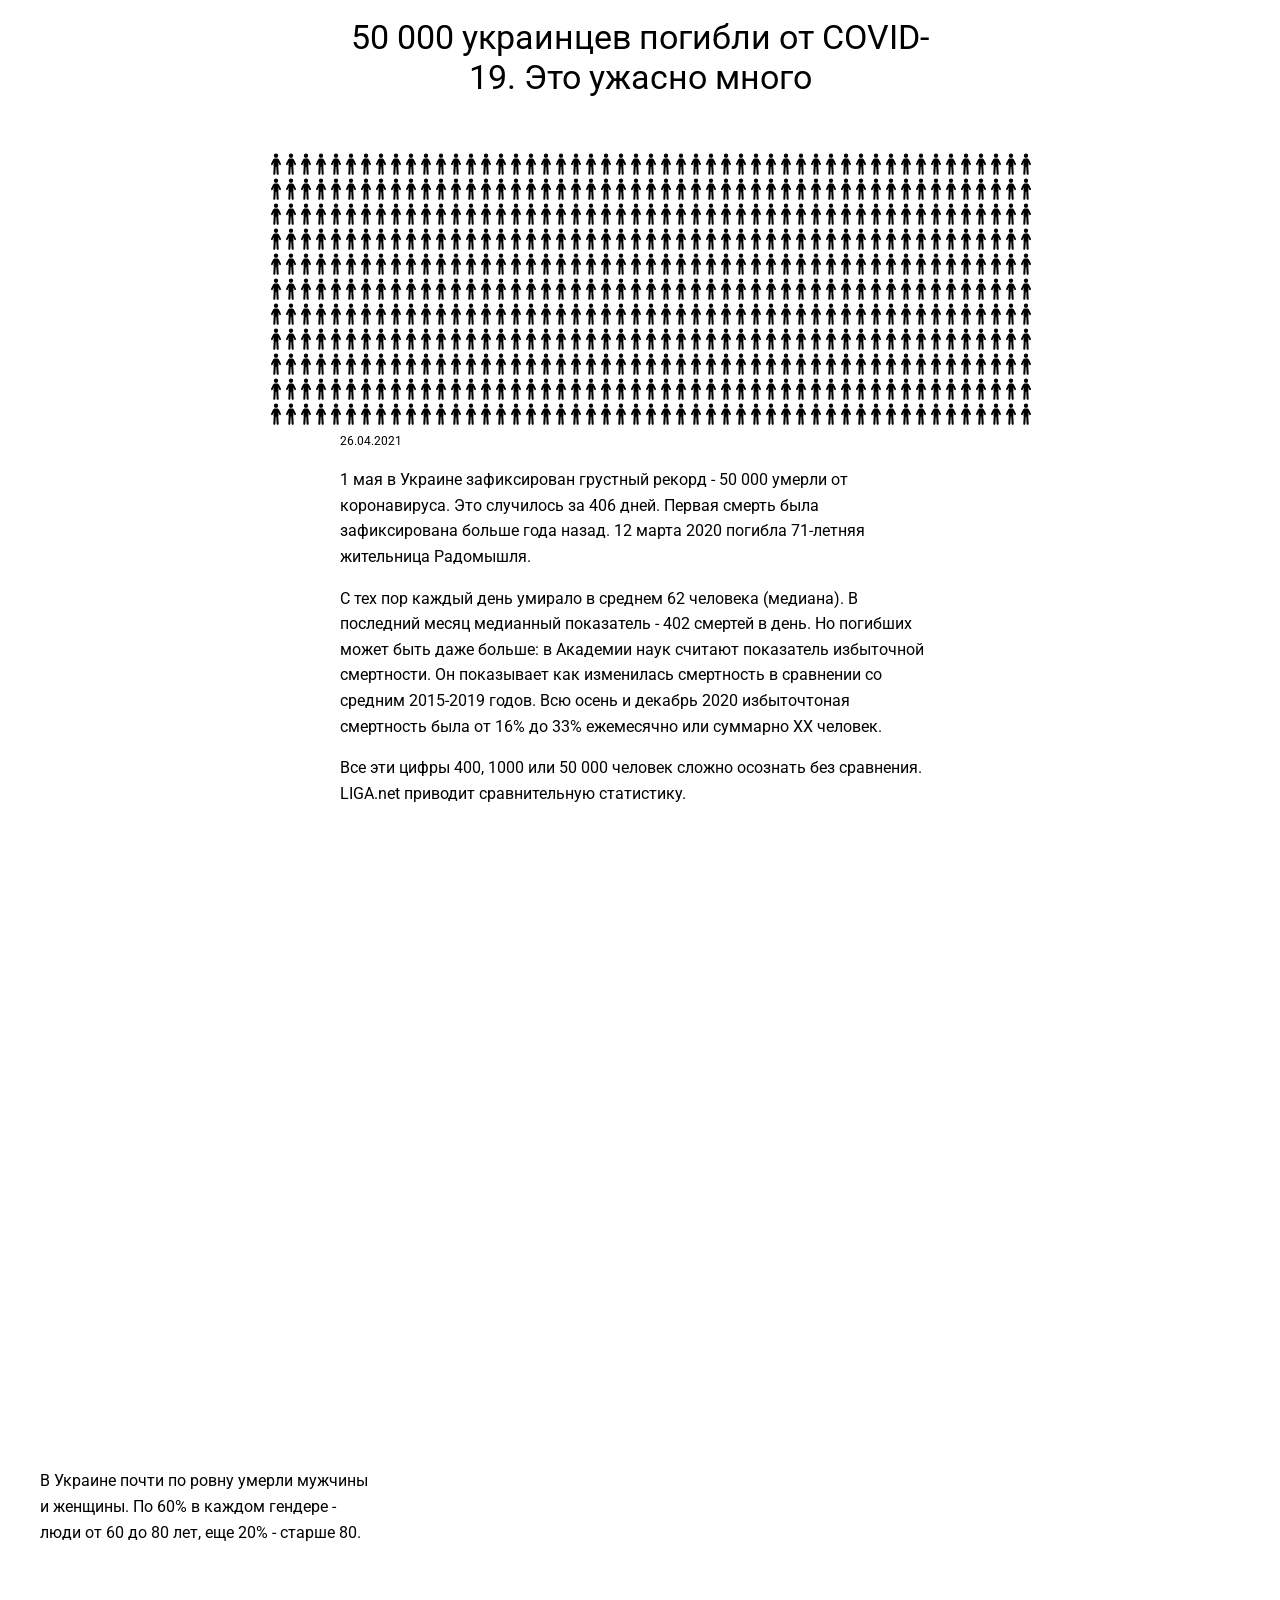
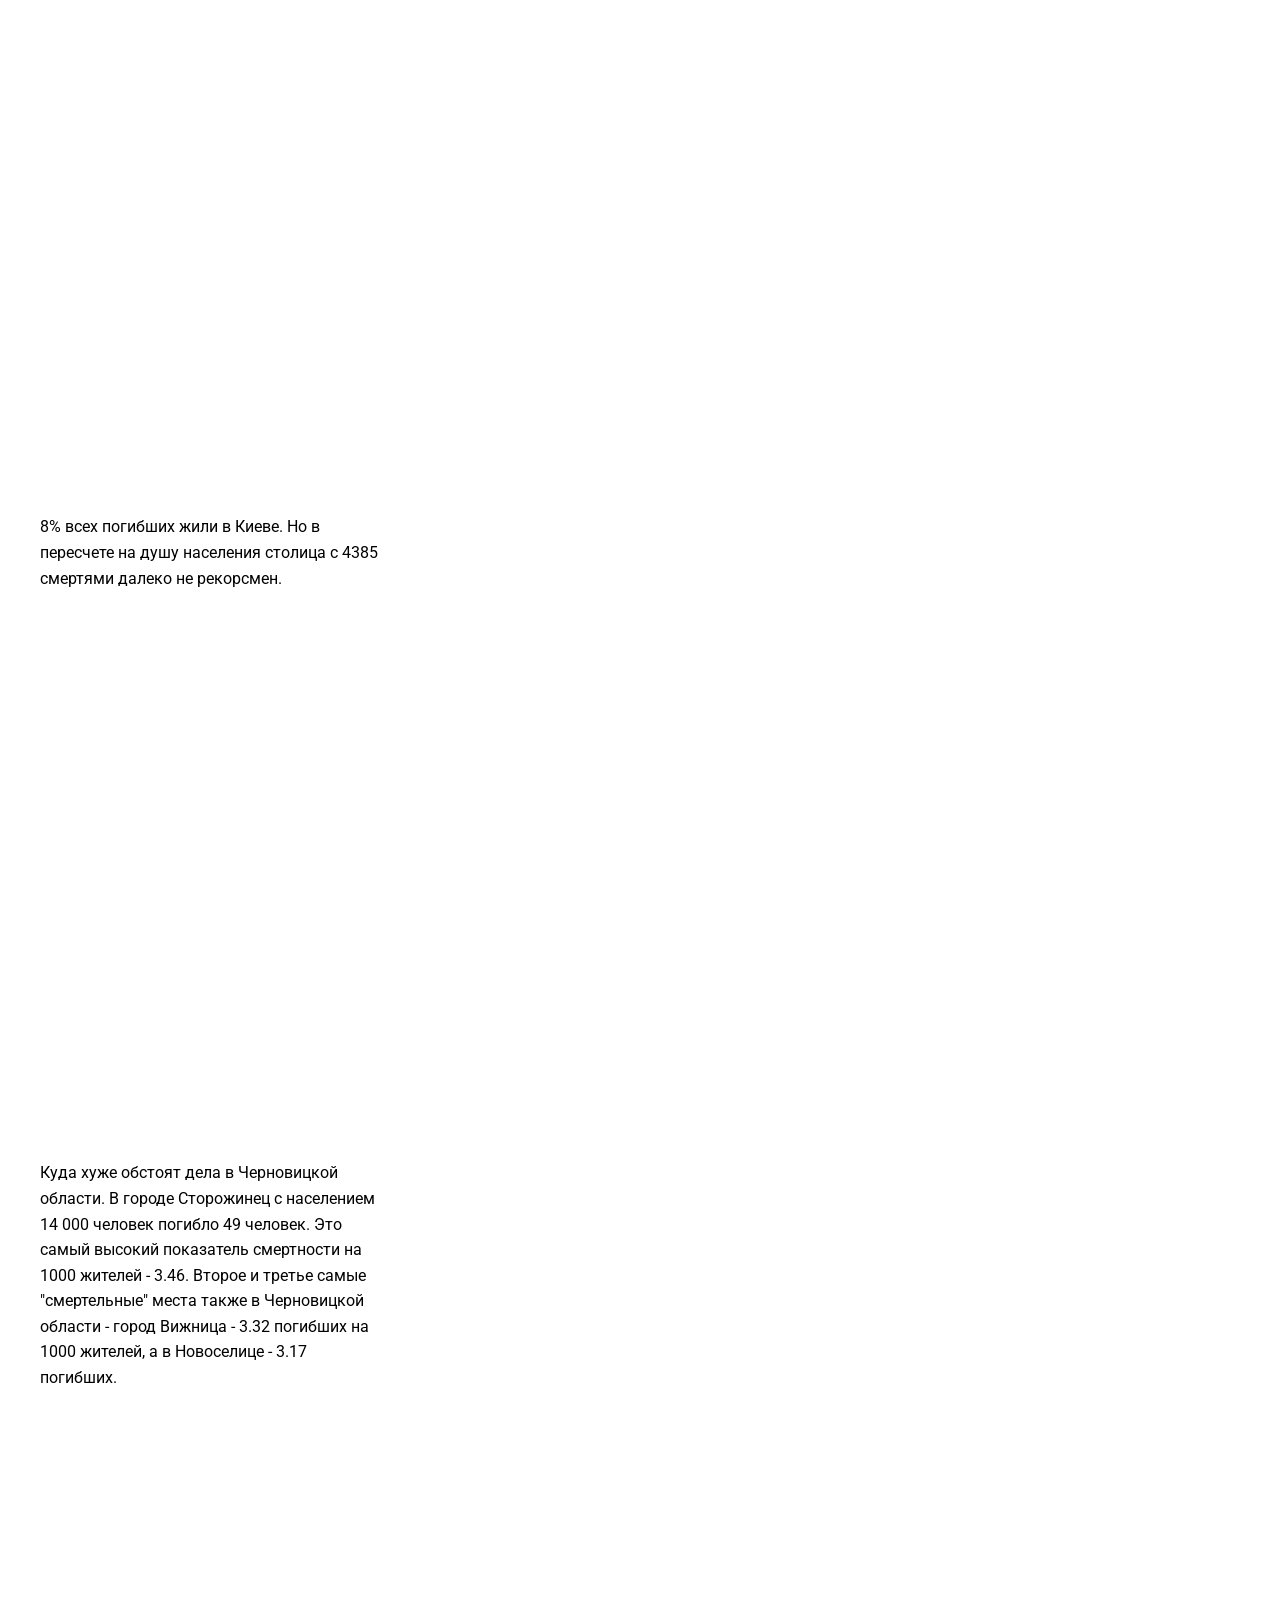
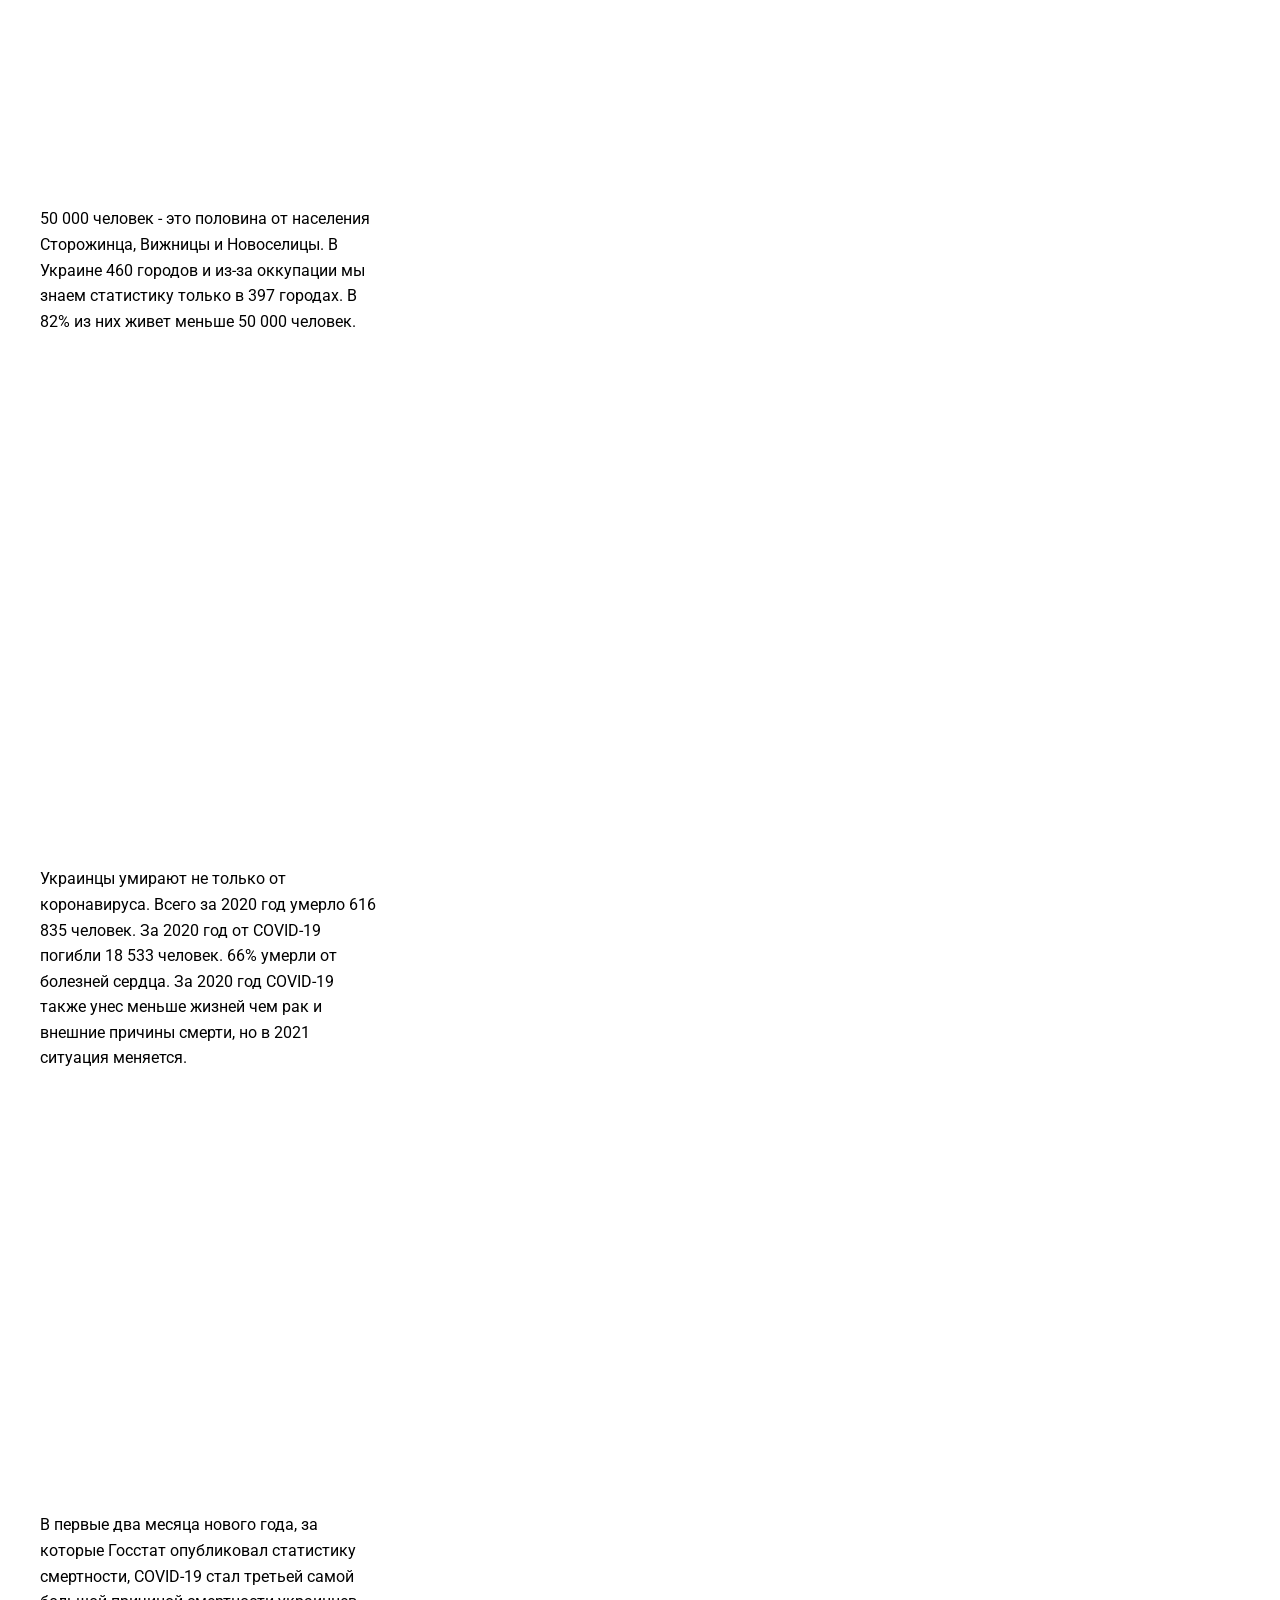
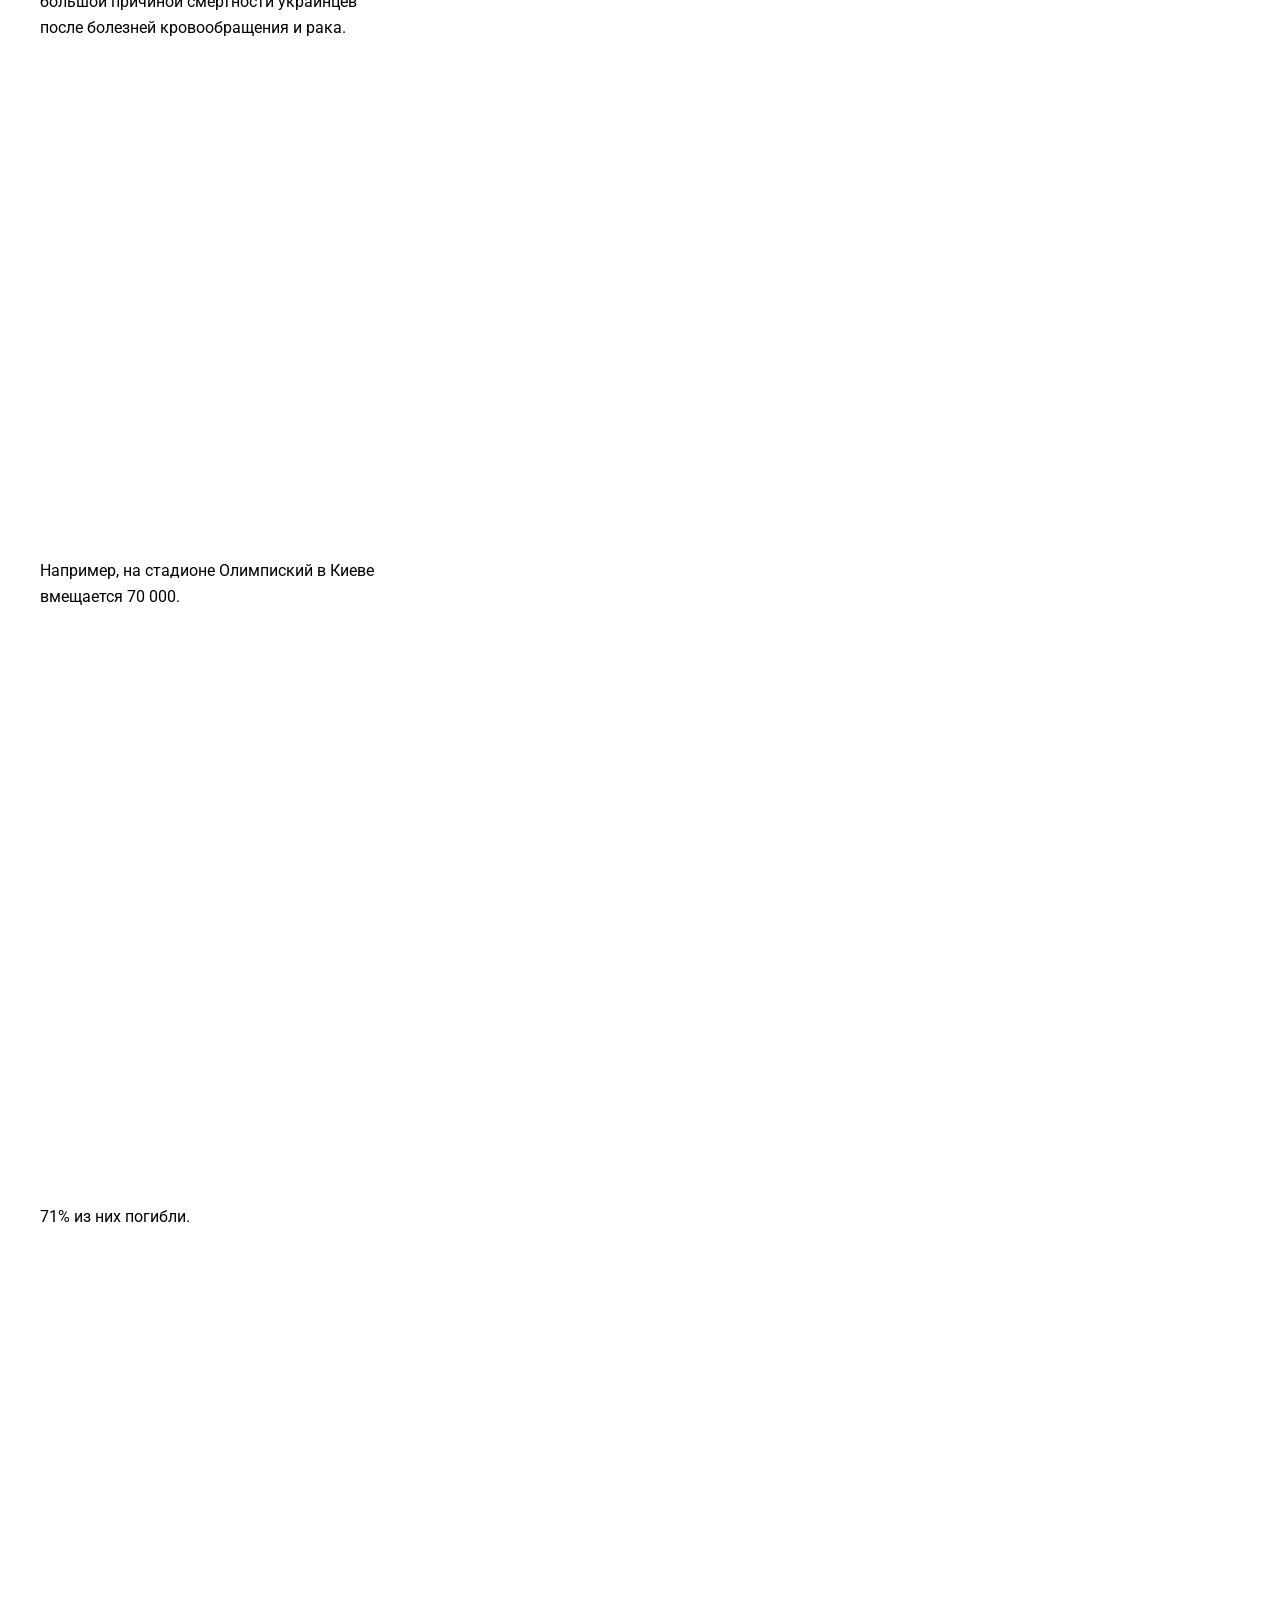
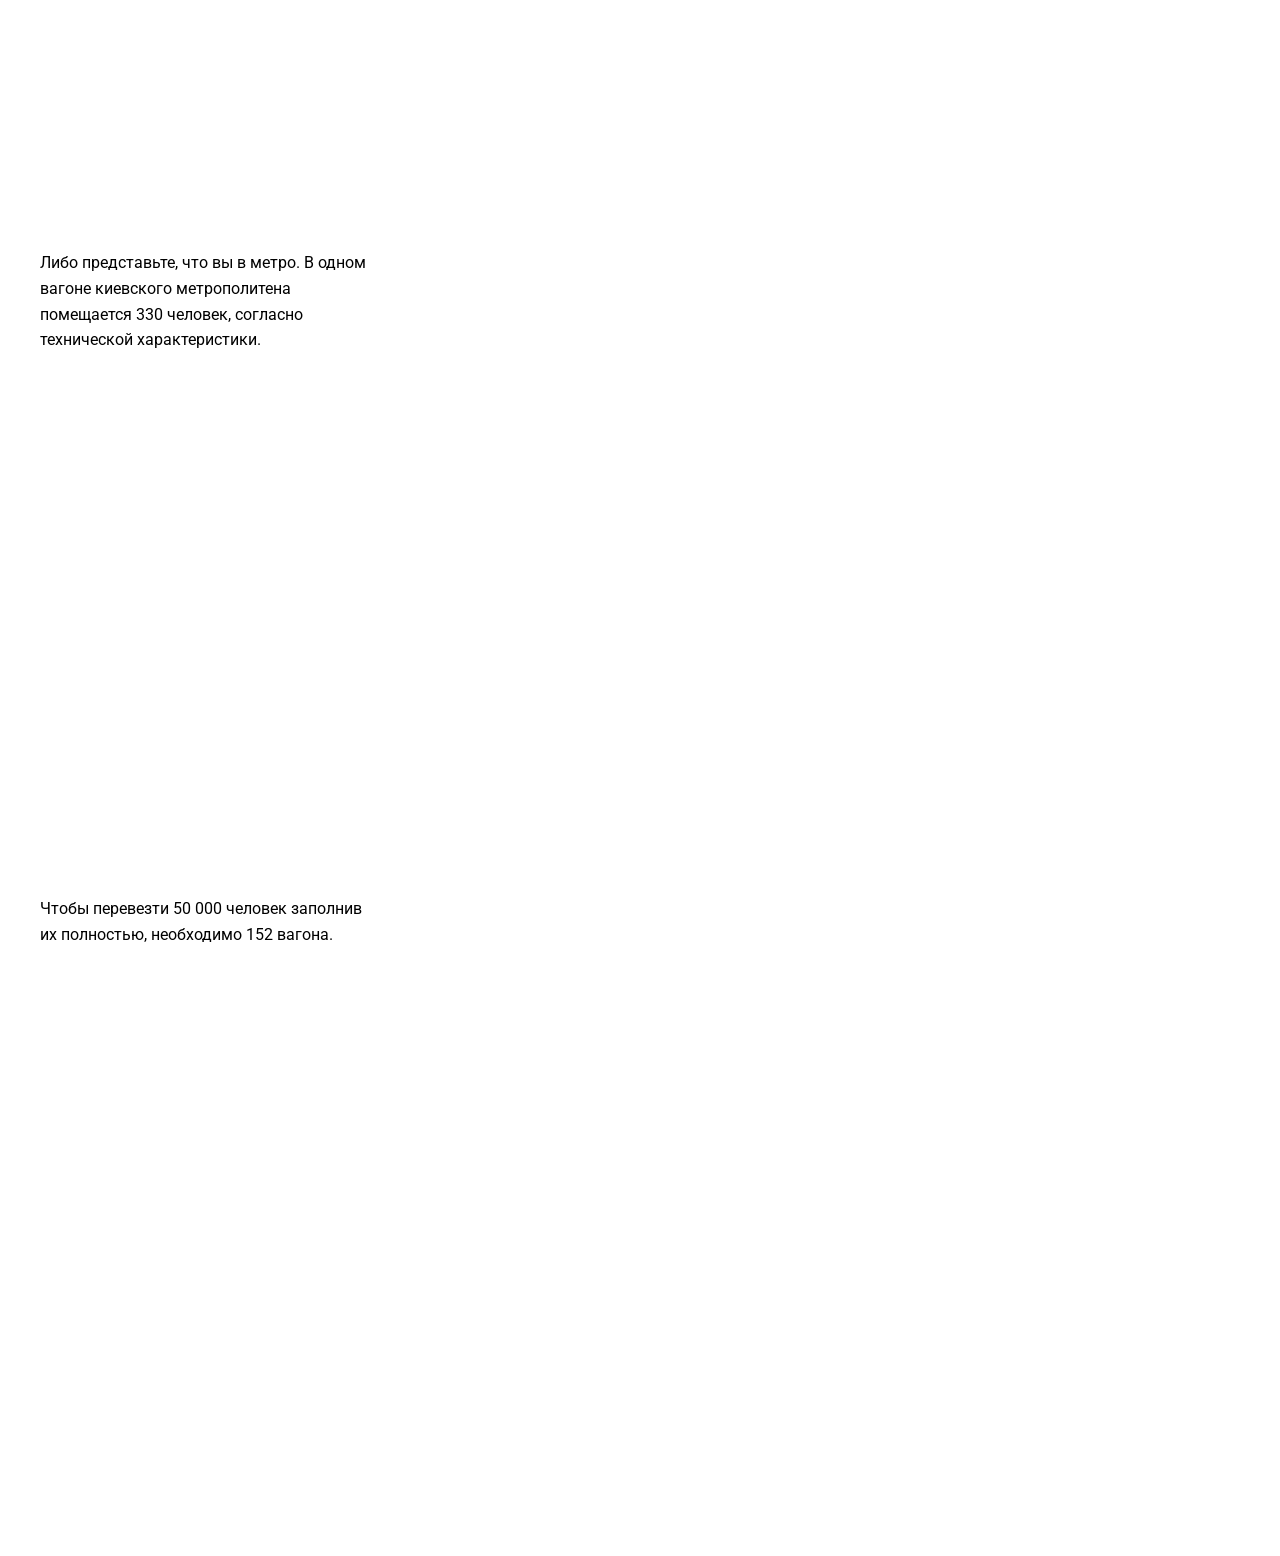
<file: export/index.html>
<!DOCTYPE html>
<meta charset="utf-8">
<meta name="viewport" content="width=device-width">
<link href="https://fonts.googleapis.com/css?family=Roboto" rel="stylesheet">
<style>

body{
  max-width: 1200px;
  margin: 0px auto;
  font-family: 'roboto',sans-serif;
  color: #000;
  font-style: normal;
}

#container{
  position: relative;
  line-height: 1.6
}

#sections{
  width: 340px;
}

#sections > div{
  background: white;
  height: 70vh;
}
#sections > div:last-child{
  margin-bottom: 30px;
}
#sections > div.graph-scroll-active{
  opacity: 1;
}

#graph{
  width: 600px;
  position: -webkit-sticky;
  position: sticky;
  top: 100px;
  float: right;
}
#graph_text {text-align: center;}

@media (max-width: 925px)  {
  #graph {
    width: 100%;
    margin-left: 0px;
    float: none;
    top: 20px;
  }

  #sections{
    width: auto;
    position: relative;
    margin: 0px auto;
  }

  #sections > div{
    background: rgba(255,255,255,.5);
    padding: 10px;
    border-top: 1px solid;
    border-bottom: 1px solid;
    margin-bottom: 80vh;
    height: 100%;
  }

}

.simple_container {max-width: 600px; margin: 0 auto; line-height: 1.6; font-size: 16px}
.simple_container h1 {font-weight: 400;
    font-size: 2.125em;
    line-height: 2.5rem;
    margin: 17px auto 21px;
    text-align: center;
}
a {
    color: #000;
    text-decoration: none;
    cursor: pointer;
}
.time {font-size: 12px}
</style>
<body>
    <div class="simple_container">
        <h1>50 000 украинцев погибли от COVID-19. Это ужасно много</h1>
    </div>
    <div id='first_picture' style="max-width: 800px; margin: 0 auto;"></div>
    <div class="simple_container">
        <div class="time">26.04.2021</div>
        <p>1 мая в Украине зафиксирован грустный рекорд - 50 000 умерли от коронавируса. Это случилось за 406 дней. Первая смерть была зафиксирована больше года назад. 12 марта 2020 погибла 71-летняя жительница Радомышля. </p>
        <p>С тех пор каждый день умирало в среднем 62 человека (медиана). В последний месяц медианный показатель - 402 смертей в день. Но погибших может быть даже больше: в Академии наук считают показатель избыточной смертности. Он показывает как изменилась смертность в сравнении со средним 2015-2019 годов. Всю осень и декабрь 2020 избыточтоная смертность была от 16% до 33% ежемесячно или суммарно ХХ человек. </p>
        <div id='deaths' style="max-width: 600px; margin: 0 auto;"></div>
        <p>Все эти цифры 400, 1000 или 50 000 человек сложно осознать без сравнения. LIGA.net приводит сравнительную статистику.</p>
    </div>
    <div id='container' class='container-1'>
        <div id='graph'></div>
        <div id='sections'>
            <div>
            </div>
            <div>
                <p>В Украине почти по ровну умерли мужчины и женщины. По 60% в каждом гендере - люди от 60 до 80 лет, еще 20% - старше 80.</p>
            </div>
            <div>
                <p>8% всех погибших жили в Киеве. Но в пересчете на душу населения столица с 4385 смертями далеко не рекорсмен.</p>      
            </div>
            <div>
                <p>Куда хуже обстоят дела в Черновицкой области. В городе Сторожинец с населением 14 000 человек погибло 49 человек. Это самый высокий показатель смертности на 1000 жителей - 3.46. Второе и третье самые "смертельные" места также в Черновицкой области - город Вижница - 3.32 погибших на 1000 жителей, а в Новоселице - 3.17 погибших.</p>      
            </div>
            <div>
                <p>50 000 человек - это половина от населения Сторожинца, Вижницы и Новоселицы. В Украине 460 городов и из-за оккупации мы знаем статистику только в 397 городах. В 82% из них живет меньше 50 000 человек.</p>      
            </div>
        </div>
    </div>

    <div id='container' class='container-2'>
        <div id='graph'></div>
        <div id='sections'>
            <div>
                <p>Украинцы умирают не только от коронавируса. Всего за 2020 год умерло 616 835 человек. За 2020 год от COVID-19 погибли 18 533 человек. 66% умерли от болезней сердца. За 2020 год COVID-19 также унес меньше жизней чем рак и внешние причины смерти, но в 2021 ситуация меняется.</p>      
            </div>
            <div>
                <p>В первые два месяца нового года, за которые Госстат опубликовал статистику смертности, COVID-19 стал третьей самой большой причиной смертности украинцев после болезней кровообращения и рака. </p>
            </div>
            <div>
                <p>Например, на стадионе Олимпиский в Киеве вмещается 70 000.</p>      
            </div>
            <div>
                <p>71% из них погибли.</p>      
            </div>
            <div>
                <p>Либо представьте, что вы в метро. В одном вагоне киевского метрополитена помещается 330 человек, согласно технической характеристики. </p>      
            </div>
            <div>
                <p>Чтобы перевезти 50 000 человек заполнив их полностью, необходимо 152 вагона.</p>      
            </div>
        </div>
    </div>

</body>

<script src="d3v4+jetpack.js"></script>
<script src="graph-scroll.js"></script>
<script src="https://ajax.googleapis.com/ajax/libs/jquery/1.11.3/jquery.min.js"></script>
<script src="https://d3js.org/d3-geo-projection.v2.min.js"></script>
<script>
    const range = (start, stop, step = 1) =>
        Array(Math.ceil((stop - start) / step)).fill(start).map((x, y) => x + y * step)
    function makeDomain(min, max, step) {
        return range(min, max, step)
    }
    function createFirstPicture() {
        var dataset = [10,10,10,10,10];
        var dataset = makeDomain(0, 10*561,10)
            //Width and height
        var w = 800;
        var h = 310;
            //Create SVG Element
        var svg = d3.select("#first_picture")
            .append("svg")
            .attr("width", w)
            .attr("height", h);

        var y = 10
        var index = 0
        d3.xml("human.svg", function(xml) {  
            var importedNode = document.importNode(xml.documentElement, true);
            svg.selectAll("g")
                .data(dataset)
                .enter()
                .append("g")
                .attr("transform", function(d, i){ 
                    if (i % 51 == 0) {
                        y += 25
                        index = 0
                    } else {
                        index += 1
                    }
                    return "translate(" + (index * 15) + "," + y + ")"+"scale("+ 0.09 +")";
                })
                .each(function(d, i){ 
                    var plane = this.appendChild(importedNode.cloneNode(true)); 
                    d3.select(plane).select("path").attr("fill", "blue");
                })
            svg.selectAll('#first_picture path')
                .attr('fill','black')
        
        });
    }
    createFirstPicture()
    function numberWithSpaces(x) {
        return x.toString().replace(/\B(?=(\d{3})+(?!\d))/g, " ");
    }
    
    var locale = d3.timeFormatLocale({
            "dateTime": "%A, %e %B %Y г. %X",
            "date": "%d.%m.%Y",
            "time": "%H:%M:%S",
            "periods": ["AM", "PM"],
            "days": ["воскресенье", "понедельник", "вторник", "среда", "четверг", "пятница", "суббота"],
            "shortDays": ["вс", "пн", "вт", "ср", "чт", "пт", "сб"],
            "months": ["января", "февраля", "марта", "апреля", "мая", "июня", "июля", "августа", "сентября", "октября", "ноября", "декабря"],
            "shortMonths": ["янв", "фев", "мар", "апр", "май", "июн", "июл", "авг", "сен", "окт", "ноя", "дек"]
    });
        function getData(id){
            var value = $.ajax({ 
                url: id, 
                async: false
            }).responseJSON;
            return value;
        }
        function makeDailyStatistics(column) {
            var days = []
            covid_timeline[column].map(function(d,i) {
                if (i < covid_timeline[column].length-1) {
                    days.push(covid_timeline[column][i+1]-covid_timeline[column][i])
                }
            })
            return days
        }
        var rnboLinks = {
            'covid_timeline':"https://api-covid19.rnbo.gov.ua/charts/main-data?mode=ukraine"
        }
        var ukraine = getData('ukraine.json').features;
        var export_json = [{'type': "Feature", 'geometry':{'type': "Point", "coordinates":[28.4682169,49.233083]},"id": "Вінниця_Вінницька","pop": 370707,"deaths": 616,"per1000": 1.66},
{'type': "Feature", 'geometry':{'type': "Point", "coordinates":[28.1085937,49.0390512]},"id": "Жмеринка_Вінницька","pop": 34353,"deaths": 34,"per1000": 0.99},
{'type': "Feature", 'geometry':{'type': "Point", "coordinates":[27.7929285,48.4584391]},"id": "Могилів-Подільський_Вінницька","pop": 30389,"deaths": 26,"per1000": 0.86},
{'type': "Feature", 'geometry':{'type': "Point", "coordinates":[28.8363647,49.7149346]},"id": "Козятин_Вінницька","pop": 22951,"deaths": 38,"per1000": 1.66},
{'type': "Feature", 'geometry':{'type': "Point", "coordinates":[29.2476275,48.6838051]},"id": "Ладижин_Вінницька","pop": 22589,"deaths": 18,"per1000": 0.8},
{'type': "Feature", 'geometry':{'type': "Point", "coordinates":[27.9382714,49.5510263]},"id": "Хмільник_Вінницька","pop": 27398,"deaths": 29,"per1000": 1.06},
{'type': "Feature", 'geometry':{'type': "Point", "coordinates":[27.6826121,49.0768482]},"id": "Бар_Вінницька","pop": 15775,"deaths": 29,"per1000": 1.84},
{'type': "Feature", 'geometry':{'type': "Point", "coordinates":[29.5331654,48.368954]},"id": "Бершадь_Вінницька","pop": 12552,"deaths": 16,"per1000": 1.27},
{'type': "Feature", 'geometry':{'type': "Point", "coordinates":[29.3812035,48.8139473]},"id": "Гайсин_Вінницька","pop": 25818,"deaths": 17,"per1000": 0.66},
{'type': "Feature", 'geometry':{'type': "Point", "coordinates":[29.2092738,49.1040007]},"id": "Іллінці_Вінницька","pop": 11219,"deaths": 4,"per1000": 0.36},
{'type': "Feature", 'geometry':{'type': "Point", "coordinates":[28.5226562,49.448552]},"id": "Калинівка_Вінницька","pop": 18832,"deaths": 12,"per1000": 0.64},
{'type': "Feature", 'geometry':{'type': "Point", "coordinates":[29.0488875,49.2255122]},"id": "Липовець_Вінницька","pop": 8181,"deaths": 5,"per1000": 0.61},
{'type': "Feature", 'geometry':{'type': "Point", "coordinates":[28.8474081,48.9749521]},"id": "Немирів_Вінницька","pop": 11588,"deaths": 13,"per1000": 1.12},
{'type': "Feature", 'geometry':{'type': "Point", "coordinates":[29.268579,49.4863064]},"id": "Погребище_Вінницька","pop": 9514,"deaths": 7,"per1000": 0.74},
{'type': "Feature", 'geometry':{'type': "Point", "coordinates":[28.8563795,48.6739771]},"id": "Тульчин_Вінницька","pop": 14871,"deaths": 21,"per1000": 1.41},
{'type': "Feature", 'geometry':{'type': "Point", "coordinates":[28.348201,49.0877258]},"id": "Гнівань_Вінницька","pop": 12330,"deaths": 10,"per1000": 0.81},
{'type': "Feature", 'geometry':{'type': "Point", "coordinates":[28.0690462,48.7628865]},"id": "Шаргород_Вінницька","pop": 7035,"deaths": 5,"per1000": 0.71},
{'type': "Feature", 'geometry':{'type': "Point", "coordinates":[28.2765218,48.2441219]},"id": "Ямпіль_Вінницька","pop": 10879,"deaths": 2,"per1000": 0.18},
{'type': "Feature", 'geometry':{'type': "Point", "coordinates":[25.325383,50.747233]},"id": "Луцьк_Волинська","pop": 217315,"deaths": 290,"per1000": 1.33},
{'type': "Feature", 'geometry':{'type': "Point", "coordinates":[24.3256569,50.8481952]},"id": "Володимир-Волинський_Волинська","pop": 38340,"deaths": 45,"per1000": 1.17},
{'type': "Feature", 'geometry':{'type': "Point", "coordinates":[24.6980251,51.209018]},"id": "Ковель_Волинська","pop": 68240,"deaths": 69,"per1000": 1.01},
{'type': "Feature", 'geometry':{'type': "Point", "coordinates":[24.1658808,50.7371757]},"id": "Нововолинськ_Волинська","pop": 51010,"deaths": 85,"per1000": 1.67},
{'type': "Feature", 'geometry':{'type': "Point", "coordinates":[24.1551215,50.8609275]},"id": "Устилуг_Волинська","pop": 2096,"deaths": 2,"per1000": 0.95},
{'type': "Feature", 'geometry':{'type': "Point", "coordinates":[24.7629614,50.4965033]},"id": "Горохів_Волинська","pop": 9053,"deaths": 13,"per1000": 1.44},
{'type': "Feature", 'geometry':{'type': "Point", "coordinates":[25.1107867,50.3633974]},"id": "Берестечко_Волинська","pop": 1694,"deaths": 3,"per1000": 1.77},
{'type': "Feature", 'geometry':{'type': "Point", "coordinates":[24.9688475,51.6288118]},"id": "Камінь-Каширський_Волинська","pop": 12477,"deaths": 3,"per1000": 0.24},
{'type': "Feature", 'geometry':{'type': "Point", "coordinates":[25.4566978,50.8323221]},"id": "Ківерці_Волинська","pop": 13971,"deaths": 24,"per1000": 1.72},
{'type': "Feature", 'geometry':{'type': "Point", "coordinates":[24.0364394,51.2329872]},"id": "Любомль_Волинська","pop": 10425,"deaths": 7,"per1000": 0.67},
{'type': "Feature", 'geometry':{'type': "Point", "coordinates":[25.2652371,50.9156638]},"id": "Рожище_Волинська","pop": 12710,"deaths": 22,"per1000": 1.73},
{'type': "Feature", 'geometry':{'type': "Point", "coordinates":[35.0400064,48.4666446]},"id": "Дніпро_Дніпропетровська","pop": 990724,"deaths": 1383,"per1000": 1.4},
{'type': "Feature", 'geometry':{'type': "Point", "coordinates":[34.0212243,48.4801224]},"id": "Вільногірськ_Дніпропетровська","pop": 22675,"deaths": 14,"per1000": 0.62},
{'type': "Feature", 'geometry':{'type': "Point", "coordinates":[34.6059676,48.5169861]},"id": "Кам'янське_Дніпропетровська","pop": 231915,"deaths": 197,"per1000": 0.85},
{'type': "Feature", 'geometry':{'type': "Point", "coordinates":[33.4972876,48.3451716]},"id": "Жовті Води_Дніпропетровська","pop": 43591,"deaths": 37,"per1000": 0.85},
{'type': "Feature", 'geometry':{'type': "Point", "coordinates":[33.391783,47.910483]},"id": "Кривий Ріг_Дніпропетровська","pop": 619278,"deaths": 684,"per1000": 1.1},
{'type': "Feature", 'geometry':{'type': "Point", "coordinates":[34.6105197,47.6489237]},"id": "Марганець_Дніпропетровська","pop": 46097,"deaths": 22,"per1000": 0.48},
{'type': "Feature", 'geometry':{'type': "Point", "coordinates":[34.394815,47.56746]},"id": "Нікополь_Дніпропетровська","pop": 109122,"deaths": 68,"per1000": 0.62},
{'type': "Feature", 'geometry':{'type': "Point", "coordinates":[35.2241571,48.6329614]},"id": "Новомосковськ_Дніпропетровська","pop": 70357,"deaths": 71,"per1000": 1.01},
{'type': "Feature", 'geometry':{'type': "Point", "coordinates":[34.1054257,47.6558968]},"id": "Покров_Дніпропетровська","pop": 38570,"deaths": 8,"per1000": 0.21},
{'type': "Feature", 'geometry':{'type': "Point", "coordinates":[35.9032574,48.5294478]},"id": "Павлоград_Дніпропетровська","pop": 104225,"deaths": 50,"per1000": 0.48},
{'type': "Feature", 'geometry':{'type': "Point", "coordinates":[36.4007559,48.3461482]},"id": "Першотравенськ_Дніпропетровська","pop": 27892,"deaths": 38,"per1000": 1.36},
{'type': "Feature", 'geometry':{'type': "Point", "coordinates":[35.5261534,48.3236507]},"id": "Синельникове_Дніпропетровська","pop": 30321,"deaths": 40,"per1000": 1.32},
{'type': "Feature", 'geometry':{'type': "Point", "coordinates":[33.2050667,48.0771576]},"id": "Тернівка_Дніпропетровська","pop": 27635,"deaths": 5,"per1000": 0.18},
{'type': "Feature", 'geometry':{'type': "Point", "coordinates":[33.7205403,47.660528]},"id": "Апостолове_Дніпропетровська","pop": 13455,"deaths": 7,"per1000": 0.52},
{'type': "Feature", 'geometry':{'type': "Point", "coordinates":[34.336891,48.6482135]},"id": "Верхньодніпровськ_Дніпропетровська","pop": 15915,"deaths": 19,"per1000": 1.19},
{'type': "Feature", 'geometry':{'type': "Point", "coordinates":[34.2526605,48.4841418]},"id": "Верхівцеве_Дніпропетровська","pop": 10148,"deaths": 4,"per1000": 0.39},
{'type': "Feature", 'geometry':{'type': "Point", "coordinates":[35.0869121,48.57248]},"id": "Підгородне_Дніпропетровська","pop": 19526,"deaths": 14,"per1000": 0.72},
{'type': "Feature", 'geometry':{'type': "Point", "coordinates":[35.3644372,49.0140019]},"id": "Перещепине_Дніпропетровська","pop": 9805,"deaths": 13,"per1000": 1.33},
{'type': "Feature", 'geometry':{'type': "Point", "coordinates":[33.6941624,48.411634]},"id": "П'ятихатки_Дніпропетровська","pop": 18619,"deaths": 17,"per1000": 0.91},
{'type': "Feature", 'geometry':{'type': "Point", "coordinates":[37.7491336,48.136596]},"id": "Авдіївка_Донецька","pop": 32436,"deaths": 10,"per1000": 0.31},
{'type': "Feature", 'geometry':{'type': "Point", "coordinates":[37.9980367,48.5986674]},"id": "Бахмут_Донецька","pop": 73212,"deaths": 80,"per1000": 1.09},
{'type': "Feature", 'geometry':{'type': "Point", "coordinates":[38.029633,48.3071]},"id": "Горлівка_Донецька","pop": 242224,"deaths": 0,"per1000": 0},
{'type': "Feature", 'geometry':{'type': "Point", "coordinates":[37.855245,48.3972873]},"id": "Торецьк_Донецька","pop": 32027,"deaths": 35,"per1000": 1.09},
{'type': "Feature", 'geometry':{'type': "Point", "coordinates":[37.8977049,48.3692563]},"id": "Залізне_Донецька","pop": 5105,"deaths": 3,"per1000": 0.59},
{'type': "Feature", 'geometry':{'type': "Point", "coordinates":[37.2631562,48.3090506]},"id": "Мирноград_Донецька","pop": 47460,"deaths": 33,"per1000": 0.7},
{'type': "Feature", 'geometry':{'type': "Point", "coordinates":[37.0871224,48.4691324]},"id": "Добропілля_Донецька","pop": 29129,"deaths": 38,"per1000": 1.3},
{'type': "Feature", 'geometry':{'type': "Point", "coordinates":[37.1870814,48.4055242]},"id": "Білицьке_Донецька","pop": 8047,"deaths": 6,"per1000": 0.75},
{'type': "Feature", 'geometry':{'type': "Point", "coordinates":[37.0536232,48.5342262]},"id": "Білозерське_Донецька","pop": 15099,"deaths": 21,"per1000": 1.39},
{'type': "Feature", 'geometry':{'type': "Point", "coordinates":[37.5272187,48.6161912]},"id": "Дружківка_Донецька","pop": 55984,"deaths": 61,"per1000": 1.09},
{'type': "Feature", 'geometry':{'type': "Point", "coordinates":[37.543367,47.097133]},"id": "Маріуполь_Донецька","pop": 436569,"deaths": 421,"per1000": 0.96},
{'type': "Feature", 'geometry':{'type': "Point", "coordinates":[37.7075811,48.5239429]},"id": "Костянтинівка_Донецька","pop": 69817,"deaths": 54,"per1000": 0.77},
{'type': "Feature", 'geometry':{'type': "Point", "coordinates":[37.58435,48.738967]},"id": "Краматорськ_Донецька","pop": 152120,"deaths": 217,"per1000": 1.43},
{'type': "Feature", 'geometry':{'type': "Point", "coordinates":[37.1847804,48.282193]},"id": "Покровськ_Донецька","pop": 61770,"deaths": 61,"per1000": 0.99},
{'type': "Feature", 'geometry':{'type': "Point", "coordinates":[37.2097768,48.3507226]},"id": "Родинське_Донецька","pop": 10066,"deaths": 9,"per1000": 0.89},
{'type': "Feature", 'geometry':{'type': "Point", "coordinates":[37.8049964,48.9897585]},"id": "Лиман_Донецька","pop": 20768,"deaths": 16,"per1000": 0.77},
{'type': "Feature", 'geometry':{'type': "Point", "coordinates":[37.3368211,48.2045408]},"id": "Новогродівка_Донецька","pop": 14481,"deaths": 8,"per1000": 0.55},
{'type': "Feature", 'geometry':{'type': "Point", "coordinates":[37.297136,48.1475145]},"id": "Селидове_Донецька","pop": 22276,"deaths": 27,"per1000": 1.21},
{'type': "Feature", 'geometry':{'type': "Point", "coordinates":[37.3703446,48.0535517]},"id": "Гірник_Донецька","pop": 10725,"deaths": 10,"per1000": 0.93},
{'type': "Feature", 'geometry':{'type': "Point", "coordinates":[37.3625487,48.0968029]},"id": "Українськ_Донецька","pop": 11035,"deaths": 14,"per1000": 1.27},
{'type': "Feature", 'geometry':{'type': "Point", "coordinates":[37.6053001,48.8532]},"id": "Слов'янськ_Донецька","pop": 108363,"deaths": 124,"per1000": 1.14},
{'type': "Feature", 'geometry':{'type': "Point", "coordinates":[37.578484,49.0440881]},"id": "Святогірськ_Донецька","pop": 4369,"deaths": 5,"per1000": 1.14},
{'type': "Feature", 'geometry':{'type': "Point", "coordinates":[37.2490235,47.779793]},"id": "Вугледар_Донецька","pop": 14616,"deaths": 19,"per1000": 1.3},
{'type': "Feature", 'geometry':{'type': "Point", "coordinates":[38.1047909,48.873935]},"id": "Сіверськ_Донецька","pop": 11231,"deaths": 3,"per1000": 0.27},
{'type': "Feature", 'geometry':{'type': "Point", "coordinates":[38.220428,48.4346796]},"id": "Світлодарськ_Донецька","pop": 11421,"deaths": 1,"per1000": 0.09},
{'type': "Feature", 'geometry':{'type': "Point", "coordinates":[38.0990815,48.6765178]},"id": "Соледар_Донецька","pop": 10867,"deaths": 11,"per1000": 1.01},
{'type': "Feature", 'geometry':{'type': "Point", "coordinates":[37.8354218,48.5884808]},"id": "Часів Яр_Донецька","pop": 12756,"deaths": 17,"per1000": 1.33},
{'type': "Feature", 'geometry':{'type': "Point", "coordinates":[37.4831419,47.5951141]},"id": "Волноваха_Донецька","pop": 21678,"deaths": 20,"per1000": 0.92},
{'type': "Feature", 'geometry':{'type': "Point", "coordinates":[37.5040301,47.9422861]},"id": "Мар'їнка_Донецька","pop": 9376,"deaths": 13,"per1000": 1.39},
{'type': "Feature", 'geometry':{'type': "Point", "coordinates":[37.5091505,48.0093421]},"id": "Красногорівка_Донецька","pop": 15055,"deaths": 10,"per1000": 0.66},
{'type': "Feature", 'geometry':{'type': "Point", "coordinates":[37.2906965,47.9865822]},"id": "Курахове_Донецька","pop": 18782,"deaths": 14,"per1000": 0.75},
{'type': "Feature", 'geometry':{'type': "Point", "coordinates":[37.8058687,48.5765192]},"id": "Миколаївка_Донецька","pop": 14564,"deaths": 14,"per1000": 0.96},
{'type': "Feature", 'geometry':{'type': "Point", "coordinates":[28.6586669,50.25465]},"id": "Житомир_Житомирська","pop": 264318,"deaths": 421,"per1000": 1.59},
{'type': "Feature", 'geometry':{'type': "Point", "coordinates":[28.5900313,49.9106591]},"id": "Бердичів_Житомирська","pop": 74839,"deaths": 155,"per1000": 2.07},
{'type': "Feature", 'geometry':{'type': "Point", "coordinates":[28.6417699,50.9492572]},"id": "Коростень_Житомирська","pop": 62833,"deaths": 92,"per1000": 1.46},
{'type': "Feature", 'geometry':{'type': "Point", "coordinates":[29.2604876,50.7696795]},"id": "Малин_Житомирська","pop": 25831,"deaths": 48,"per1000": 1.86},
{'type': "Feature", 'geometry':{'type': "Point", "coordinates":[27.5931013,50.597831]},"id": "Новоград-Волинський_Житомирська","pop": 55790,"deaths": 99,"per1000": 1.77},
{'type': "Feature", 'geometry':{'type': "Point", "coordinates":[29.0216369,50.0312719]},"id": "Андрушівка_Житомирська","pop": 8517,"deaths": 15,"per1000": 1.76},
{'type': "Feature", 'geometry':{'type': "Point", "coordinates":[27.6688212,50.2924464]},"id": "Баранівка_Житомирська","pop": 11497,"deaths": 15,"per1000": 1.3},
{'type': "Feature", 'geometry':{'type': "Point", "coordinates":[29.0541431,50.3172235]},"id": "Коростишів_Житомирська","pop": 24822,"deaths": 33,"per1000": 1.33},
{'type': "Feature", 'geometry':{'type': "Point", "coordinates":[28.8028968,51.3268314]},"id": "Овруч_Житомирська","pop": 15551,"deaths": 12,"per1000": 0.77},
{'type': "Feature", 'geometry':{'type': "Point", "coordinates":[27.6442211,51.220756]},"id": "Олевськ_Житомирська","pop": 10305,"deaths": 7,"per1000": 0.68},
{'type': "Feature", 'geometry':{'type': "Point", "coordinates":[29.2337369,50.4965282]},"id": "Радомишль_Житомирська","pop": 14109,"deaths": 8,"per1000": 0.57},
{'type': "Feature", 'geometry':{'type': "Point", "coordinates":[28.1177,50.055693]},"id": "Чуднів_Житомирська","pop": 5494,"deaths": 6,"per1000": 1.09},
{'type': "Feature", 'geometry':{'type': "Point", "coordinates":[22.287883,48.6208]},"id": "Ужгород_Закарпатська","pop": 115512,"deaths": 275,"per1000": 2.38},
{'type': "Feature", 'geometry':{'type': "Point", "coordinates":[22.6370954,48.1971868]},"id": "Берегове_Закарпатська","pop": 23571,"deaths": 49,"per1000": 2.08},
{'type': "Feature", 'geometry':{'type': "Point", "coordinates":[22.7117106,48.4493055]},"id": "Мукачево_Закарпатська","pop": 85796,"deaths": 124,"per1000": 1.45},
{'type': "Feature", 'geometry':{'type': "Point", "coordinates":[23.2972476,48.1734633]},"id": "Хуст_Закарпатська","pop": 28321,"deaths": 30,"per1000": 1.06},
{'type': "Feature", 'geometry':{'type': "Point", "coordinates":[22.2101042,48.4340432]},"id": "Чоп_Закарпатська","pop": 8819,"deaths": 20,"per1000": 2.27},
{'type': "Feature", 'geometry':{'type': "Point", "coordinates":[23.0302123,48.1463491]},"id": "Виноградів_Закарпатська","pop": 25395,"deaths": 57,"per1000": 2.24},
{'type': "Feature", 'geometry':{'type': "Point", "coordinates":[23.041894,48.3117809]},"id": "Іршава_Закарпатська","pop": 9259,"deaths": 5,"per1000": 0.54},
{'type': "Feature", 'geometry':{'type': "Point", "coordinates":[22.4723243,48.7359203]},"id": "Перечин_Закарпатська","pop": 6644,"deaths": 19,"per1000": 2.86},
{'type': "Feature", 'geometry':{'type': "Point", "coordinates":[24.2128943,48.0545898]},"id": "Рахів_Закарпатська","pop": 15601,"deaths": 29,"per1000": 1.86},
{'type': "Feature", 'geometry':{'type': "Point", "coordinates":[22.9948916,48.5428566999999]},"id": "Свалява_Закарпатська","pop": 17183,"deaths": 21,"per1000": 1.22},
{'type': "Feature", 'geometry':{'type': "Point", "coordinates":[23.572467,48.017152]},"id": "Тячів_Закарпатська","pop": 8972,"deaths": 25,"per1000": 2.79},
{'type': "Feature", 'geometry':{'type': "Point", "coordinates":[35.0871977,47.8252697]},"id": "Запоріжжя_Запорізька","pop": 731922,"deaths": 1107,"per1000": 1.51},
{'type': "Feature", 'geometry':{'type': "Point", "coordinates":[36.8034779,46.7737707]},"id": "Бердянськ_Запорізька","pop": 109187,"deaths": 68,"per1000": 0.62},
{'type': "Feature", 'geometry':{'type': "Point", "coordinates":[35.3586996,46.8550216]},"id": "Мелітополь_Запорізька","pop": 151948,"deaths": 117,"per1000": 0.77},
{'type': "Feature", 'geometry':{'type': "Point", "coordinates":[35.7098365,47.2464085]},"id": "Токмак_Запорізька","pop": 30532,"deaths": 31,"per1000": 1.02},
{'type': "Feature", 'geometry':{'type': "Point", "coordinates":[34.6623829,47.4903821]},"id": "Енергодар_Запорізька","pop": 53343,"deaths": 65,"per1000": 1.22},
{'type': "Feature", 'geometry':{'type': "Point", "coordinates":[35.2867265,47.4414731]},"id": "Василівка_Запорізька","pop": 12971,"deaths": 14,"per1000": 1.08},
{'type': "Feature", 'geometry':{'type': "Point", "coordinates":[34.9938425,47.382476]},"id": "Дніпрорудне_Запорізька","pop": 18231,"deaths": 10,"per1000": 0.55},
{'type': "Feature", 'geometry':{'type': "Point", "coordinates":[35.4328125,47.9403225999999]},"id": "Вільнянськ_Запорізька","pop": 14809,"deaths": 13,"per1000": 0.88},
{'type': "Feature", 'geometry':{'type': "Point", "coordinates":[36.2732383,47.6607145]},"id": "Гуляйполе_Запорізька","pop": 13262,"deaths": 6,"per1000": 0.45},
{'type': "Feature", 'geometry':{'type': "Point", "coordinates":[34.4167362,47.4870901]},"id": "Кам'янка-Дніпровська_Запорізька","pop": 12472,"deaths": 7,"per1000": 0.56},
{'type': "Feature", 'geometry':{'type': "Point", "coordinates":[35.7876745,47.5658802]},"id": "Оріхів_Запорізька","pop": 14278,"deaths": 14,"per1000": 0.98},
{'type': "Feature", 'geometry':{'type': "Point", "coordinates":[36.2625494,47.4726793]},"id": "Пологи_Запорізька","pop": 18658,"deaths": 19,"per1000": 1.02},
{'type': "Feature", 'geometry':{'type': "Point", "coordinates":[36.354122,46.7230781]},"id": "Приморськ_Запорізька","pop": 11497,"deaths": 9,"per1000": 0.78},
{'type': "Feature", 'geometry':{'type': "Point", "coordinates":[35.5958744,47.2090577]},"id": "Молочанськ_Запорізька","pop": 6327,"deaths": 3,"per1000": 0.47},
{'type': "Feature", 'geometry':{'type': "Point", "coordinates":[24.711117,48.922633]},"id": "Івано-Франківськ_Івано-Франківська","pop": 237686,"deaths": 464,"per1000": 1.95},
{'type': "Feature", 'geometry':{'type': "Point", "coordinates":[23.8543141,49.0702518]},"id": "Болехів_Івано-Франківська","pop": 10399,"deaths": 13,"per1000": 1.25},
{'type': "Feature", 'geometry':{'type': "Point", "coordinates":[24.62688,49.2605667]},"id": "Бурштин_Івано-Франківська","pop": 14976,"deaths": 25,"per1000": 1.67},
{'type': "Feature", 'geometry':{'type': "Point", "coordinates":[24.372029,49.024011]},"id": "Калуш_Івано-Франківська","pop": 66140,"deaths": 143,"per1000": 2.16},
{'type': "Feature", 'geometry':{'type': "Point", "coordinates":[25.0412055,48.5304917]},"id": "Коломия_Івано-Франківська","pop": 61265,"deaths": 121,"per1000": 1.98},
{'type': "Feature", 'geometry':{'type': "Point", "coordinates":[24.5819174,48.481557]},"id": "Яремче_Івано-Франківська","pop": 8044,"deaths": 18,"per1000": 2.24},
{'type': "Feature", 'geometry':{'type': "Point", "coordinates":[24.7313165,49.1237705]},"id": "Галич_Івано-Франківська","pop": 6193,"deaths": 10,"per1000": 1.61},
{'type': "Feature", 'geometry':{'type': "Point", "coordinates":[25.4962545,48.6723982]},"id": "Городенка_Івано-Франківська","pop": 9070,"deaths": 26,"per1000": 2.87},
{'type': "Feature", 'geometry':{'type': "Point", "coordinates":[23.9892459,48.9764573]},"id": "Долина_Івано-Франківська","pop": 20716,"deaths": 24,"per1000": 1.16},
{'type': "Feature", 'geometry':{'type': "Point", "coordinates":[25.082229,48.3135026]},"id": "Косів_Івано-Франківська","pop": 8490,"deaths": 26,"per1000": 3.06},
{'type': "Feature", 'geometry':{'type': "Point", "coordinates":[24.5759679,48.6211999]},"id": "Надвірна_Івано-Франківська","pop": 22522,"deaths": 39,"per1000": 1.73},
{'type': "Feature", 'geometry':{'type': "Point", "coordinates":[24.6106017,49.4099366]},"id": "Рогатин_Івано-Франківська","pop": 7716,"deaths": 12,"per1000": 1.56},
{'type': "Feature", 'geometry':{'type': "Point", "coordinates":[25.5699107,48.4464244]},"id": "Снятин_Івано-Франківська","pop": 9905,"deaths": 20,"per1000": 2.02},
{'type': "Feature", 'geometry':{'type': "Point", "coordinates":[24.9968117,48.8588029]},"id": "Тлумач_Івано-Франківська","pop": 8805,"deaths": 13,"per1000": 1.48},
{'type': "Feature", 'geometry':{'type': "Point", "coordinates":[24.8519696,48.9001898]},"id": "Тисмениця_Івано-Франківська","pop": 9175,"deaths": 21,"per1000": 2.29},
{'type': "Feature", 'geometry':{'type': "Point", "coordinates":[30.1310853,49.7967977]},"id": "Біла Церква_Київська","pop": 209238,"deaths": 367,"per1000": 1.75},
{'type': "Feature", 'geometry':{'type': "Point", "coordinates":[31.46433,50.3070969]},"id": "Березань_Київська","pop": 16383,"deaths": 22,"per1000": 1.34},
{'type': "Feature", 'geometry':{'type': "Point", "coordinates":[30.95615,50.3482]},"id": "Бориспіль_Київська","pop": 63169,"deaths": 100,"per1000": 1.58},
{'type': "Feature", 'geometry':{'type': "Point", "coordinates":[30.7909,50.511083]},"id": "Бровари_Київська","pop": 108349,"deaths": 132,"per1000": 1.22},
{'type': "Feature", 'geometry':{'type': "Point", "coordinates":[30.3196385,50.1770891]},"id": "Васильків_Київська","pop": 37507,"deaths": 36,"per1000": 0.96},
{'type': "Feature", 'geometry':{'type': "Point", "coordinates":[30.213517,50.5533329999999]},"id": "Буча_Київська","pop": 36284,"deaths": 33,"per1000": 0.91},
{'type': "Feature", 'geometry':{'type': "Point", "coordinates":[30.239783,50.51875]},"id": "Ірпінь_Київська","pop": 60084,"deaths": 42,"per1000": 0.7},
{'type': "Feature", 'geometry':{'type': "Point", "coordinates":[31.4501543,50.0715832]},"id": "Переяслав_Київська","pop": 26786,"deaths": 37,"per1000": 1.38},
{'type': "Feature", 'geometry':{'type': "Point", "coordinates":[29.9049683999999,50.0637682]},"id": "Фастів_Київська","pop": 45393,"deaths": 74,"per1000": 1.63},
{'type': "Feature", 'geometry':{'type': "Point", "coordinates":[31.0432748,49.9657673]},"id": "Ржищів_Київська","pop": 7323,"deaths": 9,"per1000": 1.23},
{'type': "Feature", 'geometry':{'type': "Point", "coordinates":[30.7457125,51.5221889]},"id": "Славутич_Київська","pop": 24784,"deaths": 8,"per1000": 0.32},
{'type': "Feature", 'geometry':{'type': "Point", "coordinates":[30.6298846,50.109938]},"id": "Обухів_Київська","pop": 33419,"deaths": 59,"per1000": 1.77},
{'type': "Feature", 'geometry':{'type': "Point", "coordinates":[30.4053369,49.8247883]},"id": "Узин_Київська","pop": 11998,"deaths": 26,"per1000": 2.17},
{'type': "Feature", 'geometry':{'type': "Point", "coordinates":[30.8772055,49.5405738]},"id": "Богуслав_Київська","pop": 16190,"deaths": 19,"per1000": 1.17},
{'type': "Feature", 'geometry':{'type': "Point", "coordinates":[30.4856785,50.5831258]},"id": "Вишгород_Київська","pop": 30997,"deaths": 48,"per1000": 1.55},
{'type': "Feature", 'geometry':{'type': "Point", "coordinates":[30.8192399,49.8620646]},"id": "Кагарлик_Київська","pop": 13461,"deaths": 28,"per1000": 2.08},
{'type': "Feature", 'geometry':{'type': "Point", "coordinates":[30.298167,50.317117]},"id": "Боярка_Київська","pop": 35376,"deaths": 55,"per1000": 1.55},
{'type': "Feature", 'geometry':{'type': "Point", "coordinates":[30.368267,50.3919]},"id": "Вишневе_Київська","pop": 41820,"deaths": 52,"per1000": 1.24},
{'type': "Feature", 'geometry':{'type': "Point", "coordinates":[30.9894691,49.665033]},"id": "Миронівка_Київська","pop": 11395,"deaths": 15,"per1000": 1.32},
{'type': "Feature", 'geometry':{'type': "Point", "coordinates":[30.7373521,50.1381207]},"id": "Українка_Київська","pop": 16204,"deaths": 19,"per1000": 1.17},
{'type': "Feature", 'geometry':{'type': "Point", "coordinates":[29.6642903,49.7328752]},"id": "Сквира_Київська","pop": 15626,"deaths": 22,"per1000": 1.41},
{'type': "Feature", 'geometry':{'type': "Point", "coordinates":[30.4973909,49.5619951]},"id": "Тараща_Київська","pop": 10017,"deaths": 15,"per1000": 1.5},
{'type': "Feature", 'geometry':{'type': "Point", "coordinates":[29.6583812,49.3663943]},"id": "Тетіїв_Київська","pop": 12855,"deaths": 20,"per1000": 1.56},
{'type': "Feature", 'geometry':{'type': "Point", "coordinates":[31.781765,50.2568193]},"id": "Яготин_Київська","pop": 19409,"deaths": 49,"per1000": 2.52},
{'type': "Feature", 'geometry':{'type': "Point", "coordinates":[32.262317,48.507933]},"id": "Кропивницький_Кіровоградська","pop": 225339,"deaths": 249,"per1000": 1.11},
{'type': "Feature", 'geometry':{'type': "Point", "coordinates":[33.0967875,48.6632704]},"id": "Олександрія_Кіровоградська","pop": 78366,"deaths": 40,"per1000": 0.51},
{'type': "Feature", 'geometry':{'type': "Point", "coordinates":[32.6770961,48.7192002]},"id": "Знам'янка_Кіровоградська","pop": 22069,"deaths": 23,"per1000": 1.04},
{'type': "Feature", 'geometry':{'type': "Point", "coordinates":[33.2284693,49.0496835]},"id": "Світловодськ_Кіровоградська","pop": 44466,"deaths": 19,"per1000": 0.43},
{'type': "Feature", 'geometry':{'type': "Point", "coordinates":[32.1610803,48.0581761]},"id": "Бобринець_Кіровоградська","pop": 10651,"deaths": 11,"per1000": 1.03},
{'type': "Feature", 'geometry':{'type': "Point", "coordinates":[29.8686351,48.3367137]},"id": "Гайворон_Кіровоградська","pop": 14344,"deaths": 6,"per1000": 0.42},
{'type': "Feature", 'geometry':{'type': "Point", "coordinates":[31.4060472,48.2465578]},"id": "Помічна_Кіровоградська","pop": 8874,"deaths": 4,"per1000": 0.45},
{'type': "Feature", 'geometry':{'type': "Point", "coordinates":[32.7658685,48.1132559]},"id": "Долинська_Кіровоградська","pop": 18639,"deaths": 6,"per1000": 0.32},
{'type': "Feature", 'geometry':{'type': "Point", "coordinates":[31.6294299,48.6435934]},"id": "Мала Виска_Кіровоградська","pop": 10260,"deaths": 8,"per1000": 0.78},
{'type': "Feature", 'geometry':{'type': "Point", "coordinates":[31.6582633,48.7907203]},"id": "Новомиргород_Кіровоградська","pop": 11024,"deaths": 9,"per1000": 0.82},
{'type': "Feature", 'geometry':{'type': "Point", "coordinates":[31.5187617,48.3226457]},"id": "Новоукраїнка_Кіровоградська","pop": 16538,"deaths": 8,"per1000": 0.48},
{'type': "Feature", 'geometry':{'type': "Point", "coordinates":[30.2350917,48.3216669]},"id": "Благовіщенське_Кіровоградська","pop": 6002,"deaths": 5,"per1000": 0.83},
{'type': "Feature", 'geometry':{'type': "Point", "coordinates":[39.307815,48.574041]},"id": "Луганськ_Луганська","pop": 401297,"deaths": 0,"per1000": 0},
{'type': "Feature", 'geometry':{'type': "Point", "coordinates":[39.1949395,48.5861652]},"id": "Олександрівськ_Луганська","pop": 6444,"deaths": 0,"per1000": 0},
{'type': "Feature", 'geometry':{'type': "Point", "coordinates":[38.4433606,48.9066145]},"id": "Лисичанськ_Луганська","pop": 96161,"deaths": 121,"per1000": 1.26},
{'type': "Feature", 'geometry':{'type': "Point", "coordinates":[38.3447822,48.9659719]},"id": "Новодружеськ_Луганська","pop": 6926,"deaths": 11,"per1000": 1.59},
{'type': "Feature", 'geometry':{'type': "Point", "coordinates":[38.2999396,49.0071487]},"id": "Привілля_Луганська","pop": 6826,"deaths": 6,"per1000": 0.88},
{'type': "Feature", 'geometry':{'type': "Point", "coordinates":[38.3751403,49.0161213]},"id": "Рубіжне_Луганська","pop": 56785,"deaths": 52,"per1000": 0.92},
{'type': "Feature", 'geometry':{'type': "Point", "coordinates":[38.4878774,48.9481767]},"id": "Сєвєродонецьк_Луганська","pop": 102396,"deaths": 179,"per1000": 1.75},
{'type': "Feature", 'geometry':{'type': "Point", "coordinates":[38.2176555,49.0422268]},"id": "Кремінна_Луганська","pop": 18618,"deaths": 19,"per1000": 1.02},
{'type': "Feature", 'geometry':{'type': "Point", "coordinates":[39.2311974,48.737247]},"id": "Щастя_Луганська","pop": 11743,"deaths": 8,"per1000": 0.68},
{'type': "Feature", 'geometry':{'type': "Point", "coordinates":[38.3727153,48.6282422]},"id": "Попасна_Луганська","pop": 19984,"deaths": 25,"per1000": 1.25},
{'type': "Feature", 'geometry':{'type': "Point", "coordinates":[38.494632,48.7398662]},"id": "Гірське_Луганська","pop": 9436,"deaths": 5,"per1000": 0.53},
{'type': "Feature", 'geometry':{'type': "Point", "coordinates":[38.5146349,48.6928568]},"id": "Золоте_Луганська","pop": 13374,"deaths": 14,"per1000": 1.05},
{'type': "Feature", 'geometry':{'type': "Point", "coordinates":[38.156889,49.4154809]},"id": "Сватове_Луганська","pop": 16710,"deaths": 14,"per1000": 0.84},
{'type': "Feature", 'geometry':{'type': "Point", "coordinates":[38.9255483,49.2736853]},"id": "Старобільськ_Луганська","pop": 16650,"deaths": 19,"per1000": 1.14},
{'type': "Feature", 'geometry':{'type': "Point", "coordinates":[24.029717,49.839683]},"id": "Львів_Львівська","pop": 724314,"deaths": 1262,"per1000": 1.74},
{'type': "Feature", 'geometry':{'type': "Point", "coordinates":[24.1435555,49.8122096]},"id": "Винники_Львівська","pop": 18099,"deaths": 27,"per1000": 1.49},
{'type': "Feature", 'geometry':{'type': "Point", "coordinates":[23.4271856,49.2912473]},"id": "Борислав_Львівська","pop": 33186,"deaths": 43,"per1000": 1.3},
{'type': "Feature", 'geometry':{'type': "Point", "coordinates":[23.5123193,49.3580116]},"id": "Дрогобич_Львівська","pop": 75396,"deaths": 98,"per1000": 1.3},
{'type': "Feature", 'geometry':{'type': "Point", "coordinates":[23.5414504,49.30155]},"id": "Стебник_Львівська","pop": 20511,"deaths": 26,"per1000": 1.27},
{'type': "Feature", 'geometry':{'type': "Point", "coordinates":[23.8674568,49.1557117]},"id": "Моршин_Львівська","pop": 5754,"deaths": 3,"per1000": 0.52},
{'type': "Feature", 'geometry':{'type': "Point", "coordinates":[24.1290584,49.4745036]},"id": "Новий Розділ_Львівська","pop": 28304,"deaths": 32,"per1000": 1.13},
{'type': "Feature", 'geometry':{'type': "Point", "coordinates":[23.2065501,49.5207147]},"id": "Самбір_Львівська","pop": 34695,"deaths": 44,"per1000": 1.27},
{'type': "Feature", 'geometry':{'type': "Point", "coordinates":[23.8431343,49.2656076]},"id": "Стрий_Львівська","pop": 59730,"deaths": 66,"per1000": 1.1},
{'type': "Feature", 'geometry':{'type': "Point", "coordinates":[23.5105576,49.2760303]},"id": "Трускавець_Львівська","pop": 28647,"deaths": 36,"per1000": 1.26},
{'type': "Feature", 'geometry':{'type': "Point", "coordinates":[24.2199454,50.3871767]},"id": "Червоноград_Львівська","pop": 65871,"deaths": 107,"per1000": 1.62},
{'type': "Feature", 'geometry':{'type': "Point", "coordinates":[25.1478942,50.0788069]},"id": "Броди_Львівська","pop": 23454,"deaths": 29,"per1000": 1.24},
{'type': "Feature", 'geometry':{'type': "Point", "coordinates":[24.6094605,49.9693586]},"id": "Буськ_Львівська","pop": 8667,"deaths": 8,"per1000": 0.92},
{'type': "Feature", 'geometry':{'type': "Point", "coordinates":[23.6611306,49.7821352]},"id": "Городок_Львівська","pop": 16168,"deaths": 20,"per1000": 1.24},
{'type': "Feature", 'geometry':{'type': "Point", "coordinates":[23.6955367,49.6287673]},"id": "Комарно_Львівська","pop": 3727,"deaths": 4,"per1000": 1.07},
{'type': "Feature", 'geometry':{'type': "Point", "coordinates":[24.1421826,49.3853385]},"id": "Жидачів_Львівська","pop": 10672,"deaths": 20,"per1000": 1.87},
{'type': "Feature", 'geometry':{'type': "Point", "coordinates":[24.3079782,49.4077736]},"id": "Ходорів_Львівська","pop": 9255,"deaths": 22,"per1000": 2.38},
{'type': "Feature", 'geometry':{'type': "Point", "coordinates":[24.901371,49.80941]},"id": "Золочів_Львівська","pop": 24109,"deaths": 30,"per1000": 1.24},
{'type': "Feature", 'geometry':{'type': "Point", "coordinates":[24.5159493,49.8215682]},"id": "Глиняни_Львівська","pop": 3050,"deaths": 2,"per1000": 0.66},
{'type': "Feature", 'geometry':{'type': "Point", "coordinates":[24.3454482,50.0994726]},"id": "Кам'янка-Бузька_Львівська","pop": 10630,"deaths": 20,"per1000": 1.88},
{'type': "Feature", 'geometry':{'type': "Point", "coordinates":[23.1469243,49.8026728]},"id": "Мостиська_Львівська","pop": 9396,"deaths": 6,"per1000": 0.64},
{'type': "Feature", 'geometry':{'type': "Point", "coordinates":[23.3699446,49.7905276]},"id": "Судова Вишня_Львівська","pop": 6509,"deaths": 8,"per1000": 1.23},
{'type': "Feature", 'geometry':{'type': "Point", "coordinates":[23.9736471,50.0588756]},"id": "Жовква_Львівська","pop": 13899,"deaths": 22,"per1000": 1.58},
{'type': "Feature", 'geometry':{'type': "Point", "coordinates":[24.0900525,49.9054766]},"id": "Дубляни_Львівська","pop": 9811,"deaths": 14,"per1000": 1.43},
{'type': "Feature", 'geometry':{'type': "Point", "coordinates":[23.6172155,50.2260935]},"id": "Рава-Руська_Львівська","pop": 8641,"deaths": 8,"per1000": 0.93},
{'type': "Feature", 'geometry':{'type': "Point", "coordinates":[23.9757792,49.5271733]},"id": "Миколаїв_Львівська","pop": 14787,"deaths": 24,"per1000": 1.62},
{'type': "Feature", 'geometry':{'type': "Point", "coordinates":[24.5593173,49.6692136]},"id": "Перемишляни_Львівська","pop": 6606,"deaths": 11,"per1000": 1.67},
{'type': "Feature", 'geometry':{'type': "Point", "coordinates":[24.2948622,49.6376889]},"id": "Бібрка_Львівська","pop": 3849,"deaths": 3,"per1000": 0.78},
{'type': "Feature", 'geometry':{'type': "Point", "coordinates":[23.9055618,49.7154835]},"id": "Пустомити_Львівська","pop": 9422,"deaths": 13,"per1000": 1.38},
{'type': "Feature", 'geometry':{'type': "Point", "coordinates":[24.6345078,50.2836918]},"id": "Радехів_Львівська","pop": 9750,"deaths": 5,"per1000": 0.51},
{'type': "Feature", 'geometry':{'type': "Point", "coordinates":[23.3061973,49.5600739]},"id": "Новий Калинів_Львівська","pop": 4233,"deaths": 5,"per1000": 1.18},
{'type': "Feature", 'geometry':{'type': "Point", "coordinates":[23.486531,49.6522215]},"id": "Рудки_Львівська","pop": 5322,"deaths": 4,"per1000": 0.75},
{'type': "Feature", 'geometry':{'type': "Point", "coordinates":[23.5129163,49.0401779]},"id": "Сколе_Львівська","pop": 6146,"deaths": 10,"per1000": 1.63},
{'type': "Feature", 'geometry':{'type': "Point", "coordinates":[24.280156,50.4863542]},"id": "Сокаль_Львівська","pop": 20882,"deaths": 37,"per1000": 1.77},
{'type': "Feature", 'geometry':{'type': "Point", "coordinates":[24.2508161,50.2940634]},"id": "Соснівка_Львівська","pop": 10991,"deaths": 19,"per1000": 1.73},
{'type': "Feature", 'geometry':{'type': "Point", "coordinates":[24.0089352,50.3815209]},"id": "Белз_Львівська","pop": 2257,"deaths": 3,"per1000": 1.33},
{'type': "Feature", 'geometry':{'type': "Point", "coordinates":[24.1444885,50.2423275]},"id": "Великі Мости_Львівська","pop": 6256,"deaths": 4,"per1000": 0.64},
{'type': "Feature", 'geometry':{'type': "Point", "coordinates":[23.7519532,50.3649126]},"id": "Угнів_Львівська","pop": 972,"deaths": 2,"per1000": 2.06},
{'type': "Feature", 'geometry':{'type': "Point", "coordinates":[23.0037506,49.443994]},"id": "Старий Самбір_Львівська","pop": 6531,"deaths": 10,"per1000": 1.53},
{'type': "Feature", 'geometry':{'type': "Point", "coordinates":[22.7860759,49.5739]},"id": "Добромиль_Львівська","pop": 4222,"deaths": 1,"per1000": 0.24},
{'type': "Feature", 'geometry':{'type': "Point", "coordinates":[22.8520262,49.5333606]},"id": "Хирів_Львівська","pop": 4184,"deaths": 1,"per1000": 0.24},
{'type': "Feature", 'geometry':{'type': "Point", "coordinates":[23.0280055,49.154057]},"id": "Турка_Львівська","pop": 7018,"deaths": 11,"per1000": 1.57},
{'type': "Feature", 'geometry':{'type': "Point", "coordinates":[22.9291621,49.0096425]},"id": "Яворів_Львівська","pop": 12946,"deaths": 20,"per1000": 1.54},
{'type': "Feature", 'geometry':{'type': "Point", "coordinates":[23.5710653,49.9315509]},"id": "Новояворівськ_Львівська","pop": 31218,"deaths": 46,"per1000": 1.47},
{'type': "Feature", 'geometry':{'type': "Point", "coordinates":[31.9945828999999,46.975033]},"id": "Миколаїв_Миколаївська","pop": 480080,"deaths": 932,"per1000": 1.94},
{'type': "Feature", 'geometry':{'type': "Point", "coordinates":[31.336117,47.5605]},"id": "Вознесенськ_Миколаївська","pop": 34404,"deaths": 68,"per1000": 1.98},
{'type': "Feature", 'geometry':{'type': "Point", "coordinates":[31.5387942,46.6187667]},"id": "Очаків_Миколаївська","pop": 14036,"deaths": 31,"per1000": 2.21},
{'type': "Feature", 'geometry':{'type': "Point", "coordinates":[30.8884315,48.0451251]},"id": "Первомайськ_Миколаївська","pop": 64103,"deaths": 77,"per1000": 1.2},
{'type': "Feature", 'geometry':{'type': "Point", "coordinates":[31.1840826,47.8227621]},"id": "Южноукраїнськ_Миколаївська","pop": 39404,"deaths": 44,"per1000": 1.12},
{'type': "Feature", 'geometry':{'type': "Point", "coordinates":[32.4412263,47.4098736]},"id": "Баштанка_Миколаївська","pop": 12449,"deaths": 18,"per1000": 1.45},
{'type': "Feature", 'geometry':{'type': "Point", "coordinates":[32.5038537,47.6968565]},"id": "Новий Буг_Миколаївська","pop": 15106,"deaths": 12,"per1000": 0.79},
{'type': "Feature", 'geometry':{'type': "Point", "coordinates":[31.7883933,47.309181]},"id": "Нова Одеса_Миколаївська","pop": 11726,"deaths": 8,"per1000": 0.68},
{'type': "Feature", 'geometry':{'type': "Point", "coordinates":[32.8061775,47.07537]},"id": "Снігурівка_Миколаївська","pop": 12432,"deaths": 5,"per1000": 0.4},
{'type': "Feature", 'geometry':{'type': "Point", "coordinates":[30.6728902,46.4653009]},"id": "Одеса_Одеська","pop": 1017699,"deaths": 1299,"per1000": 1.28},
{'type': "Feature", 'geometry':{'type': "Point", "coordinates":[29.6288401,47.9370871]},"id": "Балта_Одеська","pop": 18242,"deaths": 4,"per1000": 0.22},
{'type': "Feature", 'geometry':{'type': "Point", "coordinates":[30.3214234,46.1781552]},"id": "Білгород-Дністровський_Одеська","pop": 48674,"deaths": 66,"per1000": 1.36},
{'type': "Feature", 'geometry':{'type': "Point", "coordinates":[30.2016232,46.4894881]},"id": "Біляївка_Одеська","pop": 12526,"deaths": 12,"per1000": 0.96},
{'type': "Feature", 'geometry':{'type': "Point", "coordinates":[28.8501919,45.3501944]},"id": "Ізмаїл_Одеська","pop": 71299,"deaths": 110,"per1000": 1.54},
{'type': "Feature", 'geometry':{'type': "Point", "coordinates":[30.6480855,46.2952236]},"id": "Чорноморськ_Одеська","pop": 58934,"deaths": 98,"per1000": 1.66},
{'type': "Feature", 'geometry':{'type': "Point", "coordinates":[29.530686,47.7498395]},"id": "Подільськ_Одеська","pop": 40023,"deaths": 43,"per1000": 1.07},
{'type': "Feature", 'geometry':{'type': "Point", "coordinates":[30.3281404,46.5028082]},"id": "Теплодар_Одеська","pop": 10146,"deaths": 6,"per1000": 0.59},
{'type': "Feature", 'geometry':{'type': "Point", "coordinates":[31.1000648,46.6240213]},"id": "Южне_Одеська","pop": 32724,"deaths": 28,"per1000": 0.86},
{'type': "Feature", 'geometry':{'type': "Point", "coordinates":[29.9913264,47.714758]},"id": "Ананьїв_Одеська","pop": 7930,"deaths": 7,"per1000": 0.88},
{'type': "Feature", 'geometry':{'type': "Point", "coordinates":[29.4235548,45.9788437]},"id": "Арциз_Одеська","pop": 14666,"deaths": 18,"per1000": 1.23},
{'type': "Feature", 'geometry':{'type': "Point", "coordinates":[29.3644004,47.9857775]},"id": "Березівка_Одеська","pop": 9581,"deaths": 9,"per1000": 0.94},
{'type': "Feature", 'geometry':{'type': "Point", "coordinates":[28.6143107,45.6838431]},"id": "Болград_Одеська","pop": 15056,"deaths": 19,"per1000": 1.26},
{'type': "Feature", 'geometry':{'type': "Point", "coordinates":[29.2480308,45.4650742]},"id": "Кілія_Одеська","pop": 19280,"deaths": 20,"per1000": 1.04},
{'type': "Feature", 'geometry':{'type': "Point", "coordinates":[29.5961736,45.4002994]},"id": "Вилкове_Одеська","pop": 7909,"deaths": 5,"per1000": 0.63},
{'type': "Feature", 'geometry':{'type': "Point", "coordinates":[29.124263,48.0999765]},"id": "Кодима_Одеська","pop": 8639,"deaths": 13,"per1000": 1.5},
{'type': "Feature", 'geometry':{'type': "Point", "coordinates":[30.0749436,46.8546237]},"id": "Роздільна_Одеська","pop": 17751,"deaths": 15,"per1000": 0.85},
{'type': "Feature", 'geometry':{'type': "Point", "coordinates":[28.2701847,45.4571774]},"id": "Рені_Одеська","pop": 18320,"deaths": 10,"per1000": 0.55},
{'type': "Feature", 'geometry':{'type': "Point", "coordinates":[29.6145762,45.8391132]},"id": "Татарбунари_Одеська","pop": 10945,"deaths": 5,"per1000": 0.46},
{'type': "Feature", 'geometry':{'type': "Point", "coordinates":[34.5366042,49.5889876]},"id": "Полтава_Полтавська","pop": 286649,"deaths": 433,"per1000": 1.51},
{'type': "Feature", 'geometry':{'type': "Point", "coordinates":[33.6292184,49.00833]},"id": "Горішні Плавні_Полтавська","pop": 50816,"deaths": 73,"per1000": 1.44},
{'type': "Feature", 'geometry':{'type': "Point", "coordinates":[33.9968812,50.369014]},"id": "Гадяч_Полтавська","pop": 23341,"deaths": 35,"per1000": 1.5},
{'type': "Feature", 'geometry':{'type': "Point", "coordinates":[33.410033,49.065783]},"id": "Кременчук_Полтавська","pop": 219022,"deaths": 199,"per1000": 0.91},
{'type': "Feature", 'geometry':{'type': "Point", "coordinates":[32.9908442,50.0173168]},"id": "Лубни_Полтавська","pop": 45032,"deaths": 47,"per1000": 1.04},
{'type': "Feature", 'geometry':{'type': "Point", "coordinates":[33.6053332,49.9627279]},"id": "Миргород_Полтавська","pop": 39099,"deaths": 60,"per1000": 1.53},
{'type': "Feature", 'geometry':{'type': "Point", "coordinates":[33.2599968,49.3920229]},"id": "Глобине_Полтавська","pop": 9235,"deaths": 14,"per1000": 1.52},
{'type': "Feature", 'geometry':{'type': "Point", "coordinates":[32.4522028,50.118667]},"id": "Гребінка_Полтавська","pop": 10683,"deaths": 10,"per1000": 0.94},
{'type': "Feature", 'geometry':{'type': "Point", "coordinates":[34.3638533,50.2046322]},"id": "Зіньків_Полтавська","pop": 9387,"deaths": 3,"per1000": 0.32},
{'type': "Feature", 'geometry':{'type': "Point", "coordinates":[35.1200067,49.4576263]},"id": "Карлівка_Полтавська","pop": 14292,"deaths": 21,"per1000": 1.47},
{'type': "Feature", 'geometry':{'type': "Point", "coordinates":[34.1953871,49.1517927]},"id": "Кобеляки_Полтавська","pop": 9718,"deaths": 15,"per1000": 1.54},
{'type': "Feature", 'geometry':{'type': "Point", "coordinates":[33.2590348,50.3588723]},"id": "Лохвиця_Полтавська","pop": 11271,"deaths": 15,"per1000": 1.33},
{'type': "Feature", 'geometry':{'type': "Point", "coordinates":[33.3847498,50.4024665]},"id": "Заводське_Полтавська","pop": 7929,"deaths": 8,"per1000": 1.01},
{'type': "Feature", 'geometry':{'type': "Point", "coordinates":[32.5070927,50.2394849]},"id": "Пирятин_Полтавська","pop": 15240,"deaths": 8,"per1000": 0.52},
{'type': "Feature", 'geometry':{'type': "Point", "coordinates":[34.066522,49.565935]},"id": "Решетилівка_Полтавська","pop": 9199,"deaths": 21,"per1000": 2.28},
{'type': "Feature", 'geometry':{'type': "Point", "coordinates":[33.2526635,49.783653]},"id": "Хорол_Полтавська","pop": 12839,"deaths": 13,"per1000": 1.01},
{'type': "Feature", 'geometry':{'type': "Point", "coordinates":[26.2510295,50.6233173]},"id": "Рівне_Рівненська","pop": 246003,"deaths": 291,"per1000": 1.18},
{'type': "Feature", 'geometry':{'type': "Point", "coordinates":[25.7451835,50.4209188]},"id": "Дубно_Рівненська","pop": 37464,"deaths": 56,"per1000": 1.49},
{'type': "Feature", 'geometry':{'type': "Point", "coordinates":[25.8475792,51.3480412]},"id": "Вараш_Рівненська","pop": 42246,"deaths": 31,"per1000": 0.73},
{'type': "Feature", 'geometry':{'type': "Point", "coordinates":[26.521108,50.3279292]},"id": "Острог_Рівненська","pop": 15457,"deaths": 23,"per1000": 1.49},
{'type': "Feature", 'geometry':{'type': "Point", "coordinates":[26.750679,50.9996233]},"id": "Березне_Рівненська","pop": 13285,"deaths": 12,"per1000": 0.9},
{'type': "Feature", 'geometry':{'type': "Point", "coordinates":[26.5706453,51.5764734]},"id": "Дубровиця_Рівненська","pop": 9394,"deaths": 8,"per1000": 0.85},
{'type': "Feature", 'geometry':{'type': "Point", "coordinates":[26.2566443,50.5089112]},"id": "Здолбунів_Рівненська","pop": 24806,"deaths": 28,"per1000": 1.13},
{'type': "Feature", 'geometry':{'type': "Point", "coordinates":[27.1614453,50.6227649]},"id": "Корець_Рівненська","pop": 6984,"deaths": 8,"per1000": 1.15},
{'type': "Feature", 'geometry':{'type': "Point", "coordinates":[26.4423222,50.8790699]},"id": "Костопіль_Рівненська","pop": 31215,"deaths": 31,"per1000": 0.99},
{'type': "Feature", 'geometry':{'type': "Point", "coordinates":[26.601983,51.3456549]},"id": "Сарни_Рівненська","pop": 29066,"deaths": 32,"per1000": 1.1},
{'type': "Feature", 'geometry':{'type': "Point", "coordinates":[25.2530313,50.1285011]},"id": "Радивилів_Рівненська","pop": 10476,"deaths": 11,"per1000": 1.05},
{'type': "Feature", 'geometry':{'type': "Point", "coordinates":[34.7981,50.9077]},"id": "Суми_Сумська","pop": 262119,"deaths": 408,"per1000": 1.56},
{'type': "Feature", 'geometry':{'type': "Point", "coordinates":[34.9005644,50.3150962]},"id": "Охтирка_Сумська","pop": 47603,"deaths": 26,"per1000": 0.55},
{'type': "Feature", 'geometry':{'type': "Point", "coordinates":[33.9078925,51.6708844]},"id": "Глухів_Сумська","pop": 32686,"deaths": 29,"per1000": 0.89},
{'type': "Feature", 'geometry':{'type': "Point", "coordinates":[33.2050521,51.2409432]},"id": "Конотоп_Сумська","pop": 85603,"deaths": 77,"per1000": 0.9},
{'type': "Feature", 'geometry':{'type': "Point", "coordinates":[34.4904643,50.5837638]},"id": "Лебедин_Сумська","pop": 24600,"deaths": 21,"per1000": 0.85},
{'type': "Feature", 'geometry':{'type': "Point", "coordinates":[33.4816369,50.7510805]},"id": "Ромни_Сумська","pop": 38947,"deaths": 43,"per1000": 1.1},
{'type': "Feature", 'geometry':{'type': "Point", "coordinates":[33.4747517,51.8620493]},"id": "Шостка_Сумська","pop": 74125,"deaths": 53,"per1000": 0.72},
{'type': "Feature", 'geometry':{'type': "Point", "coordinates":[34.3175225,51.149402]},"id": "Білопілля_Сумська","pop": 15981,"deaths": 17,"per1000": 1.06},
{'type': "Feature", 'geometry':{'type': "Point", "coordinates":[34.2327186,51.1657844]},"id": "Ворожба_Сумська","pop": 6910,"deaths": 3,"per1000": 0.43},
{'type': "Feature", 'geometry':{'type': "Point", "coordinates":[33.8288109,51.1954709]},"id": "Буринь_Сумська","pop": 8476,"deaths": 10,"per1000": 1.18},
{'type': "Feature", 'geometry':{'type': "Point", "coordinates":[33.3860497,51.5489435]},"id": "Кролевець_Сумська","pop": 22665,"deaths": 38,"per1000": 1.68},
{'type': "Feature", 'geometry':{'type': "Point", "coordinates":[33.8646834,51.3345739]},"id": "Путивль_Сумська","pop": 15260,"deaths": 15,"per1000": 0.98},
{'type': "Feature", 'geometry':{'type': "Point", "coordinates":[34.0412051,52.1837429]},"id": "Середина-Буда_Сумська","pop": 7022,"deaths": 3,"per1000": 0.43},
{'type': "Feature", 'geometry':{'type': "Point", "coordinates":[34.9654363,50.4810642]},"id": "Тростянець_Сумська","pop": 19985,"deaths": 22,"per1000": 1.1},
{'type': "Feature", 'geometry':{'type': "Point", "coordinates":[33.9293828,52.0402452]},"id": "Дружба_Сумська","pop": 4654,"deaths": 3,"per1000": 0.64},
{'type': "Feature", 'geometry':{'type': "Point", "coordinates":[25.594767,49.553517]},"id": "Тернопіль_Тернопільська","pop": 223462,"deaths": 259,"per1000": 1.16},
{'type': "Feature", 'geometry':{'type': "Point", "coordinates":[25.8026512,49.0108843]},"id": "Чортків_Тернопільська","pop": 28686,"deaths": 28,"per1000": 0.98},
{'type': "Feature", 'geometry':{'type': "Point", "coordinates":[24.9361397,49.4438882]},"id": "Бережани_Тернопільська","pop": 17430,"deaths": 17,"per1000": 0.98},
{'type': "Feature", 'geometry':{'type': "Point", "coordinates":[25.7276661,50.1078135]},"id": "Кременець_Тернопільська","pop": 20827,"deaths": 29,"per1000": 1.39},
{'type': "Feature", 'geometry':{'type': "Point", "coordinates":[26.0488939,48.8006096]},"id": "Борщів_Тернопільська","pop": 10803,"deaths": 23,"per1000": 2.13},
{'type': "Feature", 'geometry':{'type': "Point", "coordinates":[25.3817159,49.064831]},"id": "Бучач_Тернопільська","pop": 12378,"deaths": 17,"per1000": 1.37},
{'type': "Feature", 'geometry':{'type': "Point", "coordinates":[25.9110602,49.1037815]},"id": "Копичинці_Тернопільська","pop": 6627,"deaths": 13,"per1000": 1.96},
{'type': "Feature", 'geometry':{'type': "Point", "coordinates":[25.9034702,49.2030849]},"id": "Хоростків_Тернопільська","pop": 6738,"deaths": 5,"per1000": 0.74},
{'type': "Feature", 'geometry':{'type': "Point", "coordinates":[25.7383108,48.6469926]},"id": "Заліщики_Тернопільська","pop": 9089,"deaths": 14,"per1000": 1.54},
{'type': "Feature", 'geometry':{'type': "Point", "coordinates":[25.7723085,49.6669762]},"id": "Збараж_Тернопільська","pop": 13587,"deaths": 19,"per1000": 1.4},
{'type': "Feature", 'geometry':{'type': "Point", "coordinates":[25.1434666,49.660696]},"id": "Зборів_Тернопільська","pop": 6669,"deaths": 4,"per1000": 0.6},
{'type': "Feature", 'geometry':{'type': "Point", "coordinates":[25.5072523,50.0005617]},"id": "Почаїв_Тернопільська","pop": 7737,"deaths": 12,"per1000": 1.55},
{'type': "Feature", 'geometry':{'type': "Point", "coordinates":[26.0022951,48.8482478]},"id": "Ланівці_Тернопільська","pop": 8401,"deaths": 4,"per1000": 0.48},
{'type': "Feature", 'geometry':{'type': "Point", "coordinates":[25.1628643,49.0890218]},"id": "Монастириська_Тернопільська","pop": 5551,"deaths": 17,"per1000": 3.06},
{'type': "Feature", 'geometry':{'type': "Point", "coordinates":[25.9712877,49.4285053]},"id": "Скалат_Тернопільська","pop": 3833,"deaths": 4,"per1000": 1.04},
{'type': "Feature", 'geometry':{'type': "Point", "coordinates":[25.1313297,49.2744124]},"id": "Підгайці_Тернопільська","pop": 2654,"deaths": 2,"per1000": 0.75},
{'type': "Feature", 'geometry':{'type': "Point", "coordinates":[25.7049422,49.3047733]},"id": "Теребовля_Тернопільська","pop": 13325,"deaths": 23,"per1000": 1.73},
{'type': "Feature", 'geometry':{'type': "Point", "coordinates":[26.1149716,50.122577]},"id": "Шумськ_Тернопільська","pop": 5417,"deaths": 5,"per1000": 0.92},
{'type': "Feature", 'geometry':{'type': "Point", "coordinates":[36.230383,49.9935]},"id": "Харків_Харківська","pop": 1443207,"deaths": 1384,"per1000": 0.96},
{'type': "Feature", 'geometry':{'type': "Point", "coordinates":[37.2665006,49.2121445]},"id": "Ізюм_Харківська","pop": 46653,"deaths": 62,"per1000": 1.33},
{'type': "Feature", 'geometry':{'type': "Point", "coordinates":[37.6131427,49.7134084]},"id": "Куп'янськ_Харківська","pop": 27584,"deaths": 40,"per1000": 1.45},
{'type': "Feature", 'geometry':{'type': "Point", "coordinates":[35.5670045,50.1468568]},"id": "Лозова_Харківська","pop": 54618,"deaths": 30,"per1000": 0.55},
{'type': "Feature", 'geometry':{'type': "Point", "coordinates":[35.9407539,49.9511113]},"id": "Люботин_Харківська","pop": 20646,"deaths": 28,"per1000": 1.36},
{'type': "Feature", 'geometry':{'type': "Point", "coordinates":[36.2124704,49.3840978]},"id": "Первомайський_Харківська","pop": 29357,"deaths": 10,"per1000": 0.34},
{'type': "Feature", 'geometry':{'type': "Point", "coordinates":[36.6813123,49.8363158]},"id": "Чугуїв_Харківська","pop": 31861,"deaths": 32,"per1000": 1},
{'type': "Feature", 'geometry':{'type': "Point", "coordinates":[36.8584805,49.4643925]},"id": "Балаклія_Харківська","pop": 27249,"deaths": 32,"per1000": 1.17},
{'type': "Feature", 'geometry':{'type': "Point", "coordinates":[37.0181437,48.9014667]},"id": "Барвінкове_Харківська","pop": 8309,"deaths": 10,"per1000": 1.2},
{'type': "Feature", 'geometry':{'type': "Point", "coordinates":[35.5402444,50.1636245]},"id": "Богодухів_Харківська","pop": 15020,"deaths": 14,"per1000": 0.93},
{'type': "Feature", 'geometry':{'type': "Point", "coordinates":[35.6206178,49.8387221]},"id": "Валки_Харківська","pop": 8783,"deaths": 1,"per1000": 0.11},
{'type': "Feature", 'geometry':{'type': "Point", "coordinates":[36.9329429,50.284234]},"id": "Вовчанськ_Харківська","pop": 17942,"deaths": 15,"per1000": 0.84},
{'type': "Feature", 'geometry':{'type': "Point", "coordinates":[36.3595476,49.6944064]},"id": "Зміїв_Харківська","pop": 14254,"deaths": 14,"per1000": 0.98},
{'type': "Feature", 'geometry':{'type': "Point", "coordinates":[36.1155026,50.1097212]},"id": "Дергачі_Харківська","pop": 17655,"deaths": 13,"per1000": 0.74},
{'type': "Feature", 'geometry':{'type': "Point", "coordinates":[35.461353,49.3730489999999]},"id": "Красноград_Харківська","pop": 20272,"deaths": 45,"per1000": 2.22},
{'type': "Feature", 'geometry':{'type': "Point", "coordinates":[36.0503448,49.8060262]},"id": "Мерефа_Харківська","pop": 21598,"deaths": 21,"per1000": 0.97},
{'type': "Feature", 'geometry':{'type': "Point", "coordinates":[36.067068,49.8794092]},"id": "Південне_Харківська","pop": 7461,"deaths": 6,"per1000": 0.8},
{'type': "Feature", 'geometry':{'type': "Point", "coordinates":[32.616867,46.635417]},"id": "Херсон_Херсонська","pop": 286958,"deaths": 423,"per1000": 1.47},
{'type': "Feature", 'geometry':{'type': "Point", "coordinates":[32.5201269,46.5210948]},"id": "Гола Пристань_Херсонська","pop": 13971,"deaths": 11,"per1000": 0.79},
{'type': "Feature", 'geometry':{'type': "Point", "coordinates":[33.4901963,46.8117208]},"id": "Каховка_Херсонська","pop": 35795,"deaths": 22,"per1000": 0.61},
{'type': "Feature", 'geometry':{'type': "Point", "coordinates":[33.3678207,46.7515251]},"id": "Нова Каховка_Херсонська","pop": 45422,"deaths": 31,"per1000": 0.68},
{'type': "Feature", 'geometry':{'type': "Point", "coordinates":[33.4216856,46.7528018]},"id": "Таврійськ_Херсонська","pop": 10360,"deaths": 5,"per1000": 0.48},
{'type': "Feature", 'geometry':{'type': "Point", "coordinates":[33.4273644,46.8433183]},"id": "Берислав_Херсонська","pop": 12250,"deaths": 12,"per1000": 0.98},
{'type': "Feature", 'geometry':{'type': "Point", "coordinates":[34.8068184,46.1784329]},"id": "Генічеськ_Херсонська","pop": 19424,"deaths": 15,"per1000": 0.77},
{'type': "Feature", 'geometry':{'type': "Point", "coordinates":[32.9074321,46.1150631999999]},"id": "Скадовськ_Херсонська","pop": 17640,"deaths": 25,"per1000": 1.42},
{'type': "Feature", 'geometry':{'type': "Point", "coordinates":[32.7072675,46.6199321]},"id": "Олешки_Херсонська","pop": 24520,"deaths": 18,"per1000": 0.73},
{'type': "Feature", 'geometry':{'type': "Point", "coordinates":[26.979303,49.4182106]},"id": "Хмельницький_Хмельницька","pop": 273713,"deaths": 341,"per1000": 1.25},
{'type': "Feature", 'geometry':{'type': "Point", "coordinates":[26.5825364,48.6967162]},"id": "Кам'янець-Подільський_Хмельницька","pop": 98970,"deaths": 149,"per1000": 1.51},
{'type': "Feature", 'geometry':{'type': "Point", "coordinates":[26.6500845,50.3339731]},"id": "Нетішин_Хмельницька","pop": 36746,"deaths": 33,"per1000": 0.9},
{'type': "Feature", 'geometry':{'type': "Point", "coordinates":[27.3944506,49.0563905]},"id": "Славута_Хмельницька","pop": 35230,"deaths": 46,"per1000": 1.31},
{'type': "Feature", 'geometry':{'type': "Point", "coordinates":[27.0559924,50.1757487]},"id": "Шепетівка_Хмельницька","pop": 41189,"deaths": 81,"per1000": 1.97},
{'type': "Feature", 'geometry':{'type': "Point", "coordinates":[27.2121595,49.7546828]},"id": "Старокостянтинів_Хмельницька","pop": 34455,"deaths": 44,"per1000": 1.28},
{'type': "Feature", 'geometry':{'type': "Point", "coordinates":[26.2093072,49.5345161]},"id": "Волочиськ_Хмельницька","pop": 18604,"deaths": 30,"per1000": 1.61},
{'type': "Feature", 'geometry':{'type': "Point", "coordinates":[26.5767453,49.1664842]},"id": "Городок_Хмельницька","pop": 15919,"deaths": 22,"per1000": 1.38},
{'type': "Feature", 'geometry':{'type': "Point", "coordinates":[27.4321477,49.2672882]},"id": "Деражня_Хмельницька","pop": 9969,"deaths": 20,"per1000": 2.01},
{'type': "Feature", 'geometry':{'type': "Point", "coordinates":[26.8603864,48.8922474]},"id": "Дунаївці_Хмельницька","pop": 15914,"deaths": 28,"per1000": 1.76},
{'type': "Feature", 'geometry':{'type': "Point", "coordinates":[26.8281141,50.1191124]},"id": "Ізяслав_Хмельницька","pop": 16336,"deaths": 14,"per1000": 0.86},
{'type': "Feature", 'geometry':{'type': "Point", "coordinates":[26.9757217,49.6492023]},"id": "Красилів_Хмельницька","pop": 18754,"deaths": 45,"per1000": 2.4},
{'type': "Feature", 'geometry':{'type': "Point", "coordinates":[27.506767,50.1224689]},"id": "Полонне_Хмельницька","pop": 20620,"deaths": 27,"per1000": 1.31},
{'type': "Feature", 'geometry':{'type': "Point", "coordinates":[32.0539427,49.4500588]},"id": "Черкаси_Черкаська","pop": 274762,"deaths": 281,"per1000": 1.02},
{'type': "Feature", 'geometry':{'type': "Point", "coordinates":[31.0539028,49.0149775]},"id": "Ватутіне_Черкаська","pop": 16200,"deaths": 23,"per1000": 1.42},
{'type': "Feature", 'geometry':{'type': "Point", "coordinates":[31.4697,49.751033]},"id": "Канів_Черкаська","pop": 23597,"deaths": 37,"per1000": 1.57},
{'type': "Feature", 'geometry':{'type': "Point", "coordinates":[32.0365566,49.6691121]},"id": "Золотоноша_Черкаська","pop": 27664,"deaths": 17,"per1000": 0.61},
{'type': "Feature", 'geometry':{'type': "Point", "coordinates":[31.8522329,49.227717]},"id": "Сміла_Черкаська","pop": 66972,"deaths": 19,"per1000": 0.28},
{'type': "Feature", 'geometry':{'type': "Point", "coordinates":[30.2193291,48.7501338999999]},"id": "Умань_Черкаська","pop": 82603,"deaths": 63,"per1000": 0.76},
{'type': "Feature", 'geometry':{'type': "Point", "coordinates":[31.4465327,49.2917766]},"id": "Городище_Черкаська","pop": 13433,"deaths": 12,"per1000": 0.89},
{'type': "Feature", 'geometry':{'type': "Point", "coordinates":[30.098993,49.2412468]},"id": "Жашків_Черкаська","pop": 13451,"deaths": 13,"per1000": 0.97},
{'type': "Feature", 'geometry':{'type': "Point", "coordinates":[30.9699903,49.0762064]},"id": "Звенигородка_Черкаська","pop": 16643,"deaths": 27,"per1000": 1.62},
{'type': "Feature", 'geometry':{'type': "Point", "coordinates":[32.1150933,49.0306474]},"id": "Кам'янка_Черкаська","pop": 11328,"deaths": 25,"per1000": 2.21},
{'type': "Feature", 'geometry':{'type': "Point", "coordinates":[31.2618527,49.4261119]},"id": "Корсунь-Шевченківський_Черкаська","pop": 17589,"deaths": 21,"per1000": 1.19},
{'type': "Feature", 'geometry':{'type': "Point", "coordinates":[29.7999327,48.9965372]},"id": "Монастирище_Черкаська","pop": 8494,"deaths": 6,"per1000": 0.71},
{'type': "Feature", 'geometry':{'type': "Point", "coordinates":[30.7044131,48.887593]},"id": "Тальне_Черкаська","pop": 13156,"deaths": 16,"per1000": 1.22},
{'type': "Feature", 'geometry':{'type': "Point", "coordinates":[29.9738949,48.8117212]},"id": "Христинівка_Черкаська","pop": 10246,"deaths": 10,"per1000": 0.98},
{'type': "Feature", 'geometry':{'type': "Point", "coordinates":[32.6617808,49.0730544]},"id": "Чигирин_Черкаська","pop": 8655,"deaths": 11,"per1000": 1.27},
{'type': "Feature", 'geometry':{'type': "Point", "coordinates":[31.4022422,48.9969392]},"id": "Шпола_Черкаська","pop": 16616,"deaths": 8,"per1000": 0.48},
{'type': "Feature", 'geometry':{'type': "Point", "coordinates":[25.9358367,48.2920787]},"id": "Чернівці_Чернівецька","pop": 267060,"deaths": 639,"per1000": 2.39},
{'type': "Feature", 'geometry':{'type': "Point", "coordinates":[27.4413888,48.5780854]},"id": "Новодністровськ_Чернівецька","pop": 10622,"deaths": 15,"per1000": 1.41},
{'type': "Feature", 'geometry':{'type': "Point", "coordinates":[25.1973796,48.2521582]},"id": "Вижниця_Чернівецька","pop": 3917,"deaths": 13,"per1000": 3.32},
{'type': "Feature", 'geometry':{'type': "Point", "coordinates":[25.5058522,48.3842974]},"id": "Вашківці_Чернівецька","pop": 5353,"deaths": 12,"per1000": 2.24},
{'type': "Feature", 'geometry':{'type': "Point", "coordinates":[26.2545099,48.1479286]},"id": "Герца_Чернівецька","pop": 2102,"deaths": 4,"per1000": 1.9},
{'type': "Feature", 'geometry':{'type': "Point", "coordinates":[25.8436802,48.525312]},"id": "Заставна_Чернівецька","pop": 7860,"deaths": 18,"per1000": 2.29},
{'type': "Feature", 'geometry':{'type': "Point", "coordinates":[25.7704167,48.4413013]},"id": "Кіцмань_Чернівецька","pop": 6179,"deaths": 17,"per1000": 2.75},
{'type': "Feature", 'geometry':{'type': "Point", "coordinates":[26.9836292,48.4320463]},"id": "Новоселиця_Чернівецька","pop": 7566,"deaths": 24,"per1000": 3.17},
{'type': "Feature", 'geometry':{'type': "Point", "coordinates":[27.4110397,48.4495656]},"id": "Сокиряни_Чернівецька","pop": 8748,"deaths": 20,"per1000": 2.29},
{'type': "Feature", 'geometry':{'type': "Point", "coordinates":[25.7100722,48.1547935]},"id": "Сторожинець_Чернівецька","pop": 14175,"deaths": 49,"per1000": 3.46},
{'type': "Feature", 'geometry':{'type': "Point", "coordinates":[26.4903334,48.5097106]},"id": "Хотин_Чернівецька","pop": 9132,"deaths": 12,"per1000": 1.31},
{'type': "Feature", 'geometry':{'type': "Point", "coordinates":[31.2893498999999,51.4982]},"id": "Чернігів_Чернігівська","pop": 286899,"deaths": 348,"per1000": 1.21},
{'type': "Feature", 'geometry':{'type': "Point", "coordinates":[31.8880994,51.0377956]},"id": "Ніжин_Чернігівська","pop": 68007,"deaths": 135,"per1000": 1.99},
{'type': "Feature", 'geometry':{'type': "Point", "coordinates":[33.2643783,51.996921]},"id": "Новгород-Сіверський_Чернігівська","pop": 12862,"deaths": 8,"per1000": 0.62},
{'type': "Feature", 'geometry':{'type': "Point", "coordinates":[32.3875825,50.5884714]},"id": "Прилуки_Чернігівська","pop": 53395,"deaths": 53,"per1000": 0.99},
{'type': "Feature", 'geometry':{'type': "Point", "coordinates":[32.8329917,51.1828188]},"id": "Бахмач_Чернігівська","pop": 17410,"deaths": 14,"per1000": 0.8},
{'type': "Feature", 'geometry':{'type': "Point", "coordinates":[32.8797802,51.3412504]},"id": "Батурин_Чернігівська","pop": 2492,"deaths": 0,"per1000": 0},
{'type': "Feature", 'geometry':{'type': "Point", "coordinates":[31.3859435,50.7438882]},"id": "Бобровиця_Чернігівська","pop": 10894,"deaths": 19,"per1000": 1.74},
{'type': "Feature", 'geometry':{'type': "Point", "coordinates":[32.4227839,51.252485]},"id": "Борзна_Чернігівська","pop": 9775,"deaths": 15,"per1000": 1.53},
{'type': "Feature", 'geometry':{'type': "Point", "coordinates":[31.5958532,51.8911132]},"id": "Городня_Чернігівська","pop": 11852,"deaths": 11,"per1000": 0.93},
{'type': "Feature", 'geometry':{'type': "Point", "coordinates":[32.3974889,50.8579559]},"id": "Ічня_Чернігівська","pop": 10709,"deaths": 11,"per1000": 1.03},
{'type': "Feature", 'geometry':{'type': "Point", "coordinates":[32.2469553,51.0747683]},"id": "Остер_Чернігівська","pop": 5727,"deaths": 7,"per1000": 1.22},
{'type': "Feature", 'geometry':{'type': "Point", "coordinates":[32.2595792,51.7754831]},"id": "Корюківка_Чернігівська","pop": 12539,"deaths": 8,"per1000": 0.64},
{'type': "Feature", 'geometry':{'type': "Point", "coordinates":[32.2168442,51.5240113]},"id": "Мена_Чернігівська","pop": 11243,"deaths": 16,"per1000": 1.42},
{'type': "Feature", 'geometry':{'type': "Point", "coordinates":[31.5875246,50.9374317]},"id": "Носівка_Чернігівська","pop": 13310,"deaths": 22,"per1000": 1.65},
{'type': "Feature", 'geometry':{'type': "Point", "coordinates":[31.9165476,51.4706756]},"id": "Семенівка_Чернігівська","pop": 8052,"deaths": 8,"per1000": 0.99},
{'type': "Feature", 'geometry':{'type': "Point", "coordinates":[31.946738,51.8178825]},"id": "Сновськ_Чернігівська","pop": 10928,"deaths": 0,"per1000": 0},
{'type': "Feature", 'geometry':{'type': "Point", "coordinates":[30.5154764,50.4037551]},"id": "Київ_м. Київ","pop": 2967360,"deaths": 4385,"per1000": 1.48}]
        
        var todayDateFormat = d3.timeFormat("%Y-%m-%d");
        var parseTodayDate = d3.timeParse("%Y-%m-%d");
        var dayMonth = locale.format("%d %B")
        var parseTime = d3.timeParse("%m/%d/%Y");
        var covid_timeline = getData(rnboLinks.covid_timeline);
        function makeBarChart(id,w,index) {
            
            var formatMillisecond = locale.format(".%L"),
                formatSecond = locale.format(":%S"),
                formatMinute = locale.format("%I:%M"),
                formatHour = locale.format("%I %p"),
                formatDay = locale.format("%a %d"),
                formatWeek = locale.format("%d %b"),
                formatMonth = locale.format("%b %Y"),
                formatYear = locale.format("%Y");
    
            function multiFormat(date) {
                return (d3.timeSecond(date) < date ? formatMillisecond
                    : d3.timeMinute(date) < date ? formatSecond
                    : d3.timeHour(date) < date ? formatMinute
                    : d3.timeDay(date) < date ? formatHour
                    : d3.timeMonth(date) < date ? (d3.timeWeek(date) < date ? formatDay : formatWeek)
                    : d3.timeYear(date) < date ? formatMonth
                    : formatYear)(date);
            }
            if (w < 400) {
                var start_width = w-10,
                ticks_amount = 100,
                start_height = 400;
            } else {
                var start_width = 600,
                ticks_amount = 50,
                start_height = 400;
            }  
            if (id=='deaths'){
                var json = makeDailyStatistics(id)
                var x_date = covid_timeline.dates.map(d => parseTodayDate(d))
                var plusMax = 100
                
                var color = '#455a64'
                var tooltipText = ' погибших за сутки</p>'
                var importedTickValues = x_date.filter(function(d,i) {if (i%ticks_amount == 0) {return d}})
            }
            var margin = {top: 10, right: 5, bottom: 40, left: 25},
                width = start_width - margin.left - margin.right,
                height = start_height - margin.top - margin.bottom;
    
            // append the svg object to the body of the page
            d3.select("#deaths").html('')
            var svg = d3.select("#deaths")
                .append("svg")
                .attr('id','first_graph')
                .attr("width", width + margin.left + margin.right)
                .attr("height", height + margin.top + margin.bottom)
                .append("g")
                .attr("transform",
                    "translate(" + margin.left + "," + margin.top + ")");
    
            var x = d3.scaleBand()
                .range([ 0, width ])
                .domain(x_date)
                .padding(0.2);
            svg.append("g")
                .attr('class','ticksText')
                .attr("transform", "translate(0," + (height) + ")")
                .call(d3.axisBottom(x)
                  .tickValues(importedTickValues)
                  .tickFormat(locale.format("%d %b"))
                  )
                .selectAll("text")
                
          
            var tooltipBee = d3.select("body")
                .append("div")
                .style("position", "absolute")
                .style("z-index", "10")
                .style("visibility", "hidden")
                .style("padding", "14px")
                .style("background-color", "white")
                .style("border", "1px solid #f5f5f5")
                .style("color", "black")
                .style("border-radius", "6px")
                .style("border-color", "black")
                .style("font", "12px sans-serif")
                .text("tooltip");
    
            // Add Y axis
            var y = d3.scaleLinear()
                .domain([0, d3.max(json)+plusMax])
                .range([ height, 0]);
            
           
            function make_y_gridlines() {		
                return d3.axisLeft(y)
                    .ticks(5)
            }
            svg.append("g")
                .attr('class','grid')
                .style('opacity','1')
                .call(make_y_gridlines()
                    .tickSize(-width)
                    .ticks(5)
                )
            svg.selectAll('.grid line')
                .style('stroke','#eeeeee')
                .style('stroke-opacity','1')
                .style('shape-rendering','crispEdges')
            
            svg.selectAll('.domain')
                .style('opacity','0')
            
            
            svg.selectAll("mybar")
            .data(json)
            .enter()
            .append("rect")
                .attr("x", function(d,i) { return x(x_date[i]); })
                .attr("width", x.bandwidth())
                .attr('class','every_day')
                .attr("fill", 'none')
                .attr("height", function(d,i) { return height - y(0); }) // always equal to 0
                .attr("y", function(d,i) { return y(0); })
                .on("mouseover", function(d,i) {
                    tooltipBee.html('<p>'+dayMonth(x_date[i])+':</p><p>'+numberWithSpaces(d)+tooltipText)
                    tooltipBee.style("visibility", "visible")
                })
                .on("mousemove", function() {
                    return tooltipBee.style("top", (d3.event.pageY-10)+"px").style("left",(d3.event.pageX+10)+"px");
                })
                .on("mouseout", function(d){
                    return tooltipBee.style("visibility", "hidden");
                })
            /* svg.selectAll("rect")
                .transition(t)
                .attr("y", function(d,i) {return y(json[i]); })
                .attr("height", function(d,i) { return height - y(json[i]); }) */
              d3.selectAll(".every_day")
                  .transition().duration(20)
                  .attr("fill", color)
                  .delay(function(d,i){ return i *5 })
                  .attr("y", function(d,i) {return y(json[i]); })
                  .attr("height", function(d,i) { return height - y(json[i]); })
                
    
        }
        
        function pyramidBuilder(windowInner,index) {
            var data = [
            {age: "0-9",male: 7,female: 7},
            {age: "10-19",male: 11,female: 12},
            {age: "20-29",male: 65,female: 62},
            {age: "30-39",male: 251,female: 373},
            {age: "40-49",male: 741,female: 993},
            {age: "50-59",male: 2265,female: 2648},
            {age: "60-69",male: 5570,female: 5886},
            {age: "70-79",male: 5878,female: 5903},
            {age: "80-89",male: 3864,female: 3383},
            {age: "90+",male: 389,female: 350}];
            var options = {
                style: {
                    leftBarColor: "#229922",
                    rightBarColor: "#992222"
                }
            }
            if (windowInner < 400) {
                var w = windowInner-10
            } else {
                var w = 600
            }  
            var h = 450,
                w_full = w,
                h_full = h;

            var margin = {top: 50, right: 5, bottom: 20, left: 15, middle: 20},
                sectorWidth = (w / 2) - margin.middle,
                leftBegin = sectorWidth - margin.left,
                rightBegin = w - margin.right - sectorWidth;

            w = (w- (margin.left + margin.right) );
            h = (h - (margin.top + margin.bottom));

            var style = {
                leftBarColor: '#81c784',
                rightBarColor: '#ba68c8',
                tooltipBG: '#fefefe',
                tooltipColor: 'black'
            };

            var totalPopulation = d3.sum(data, function(d) {
                    return d.male + d.female;
                }),
                percentage = function(d) {
                    return d / totalPopulation;
                };

            d3.select('.container-1 #graph').html('')
            var styleSection = d3.select('#graph').append('style')
            .text('svg {max-width:100%} \
            .axis line,axis path {shape-rendering: crispEdges;fill: transparent;stroke: #555;} \
            .axis text {font-size: 11px;} \
            .bar {fill-opacity: 0.5;} \
            .bar.left {fill: ' + style.leftBarColor + ';} \
            .bar.left:hover {fill: ' + colorTransform(style.leftBarColor, '333333') + ';} \
            .bar.right {fill: ' + style.rightBarColor + ';} \
            .bar.right:hover {fill: ' + colorTransform(style.rightBarColor, '333333') + ';} \
            .tooltip {position: absolute;line-height: 1.1em;padding: 7px; margin: 3px;background: ' + style.tooltipBG + '; color: ' + style.tooltipColor + '; pointer-events: none;border-radius: 6px;}')

            var region = d3.select('.container-1 #graph').append('svg')
                .attr('width', w_full)
                .attr('height', h_full);

            var legend = region.append('g')
                .attr('class', 'legend pyramid');

            legend.append('rect')
                .attr('class', 'bar left pyramid')
                .attr('x', (w / 2) - (margin.middle * 3))
                .attr('y', 12)
                .attr('width', 12)
                .attr('height', 12);

            legend.append('text')
                .attr('fill', '#000')
                .attr('x', (w / 2) - (margin.middle * 2))
                .attr('y', 18)
                .attr('class', 'pyramid')
                .attr('dy', '0.32em')
                .text('Мужчины');

            legend.append('rect')
                .attr('class', 'bar right pyramid')
                .attr('x', (w / 2) + (margin.middle * 2))
                .attr('y', 12)
                .attr('width', 12)
                .attr('height', 12);

            legend.append('text')
                .attr('fill', '#000')
                .attr('class', 'pyramid')
                .attr('x', (w / 2) + (margin.middle * 3))
                .attr('y', 18)
                .attr('dy', '0.32em')
                .text('Женщины');

            var tooltipDiv = d3.select("body").append("div")
                .attr("class", "tooltip")
                .style("opacity", 0);

            var pyramid = region.append('g')
                .attr('class', 'inner-region')
                .attr('transform', translation(margin.left, margin.top));

            // find the maximum data value for whole dataset
            // and rounds up to nearest 5%
            //  since this will be shared by both of the x-axes
            var maxValue = Math.ceil(Math.max(
                d3.max(data, function(d) {
                    return percentage(d.male);
                }),
                d3.max(data, function(d) {
                    return percentage(d.female);
                })
            )/0.05)*0.05;
            const t = d3.transition()
            .duration(1000)
            .delay(function(d,i){return(i*100)});

            var xScale = d3.scaleLinear()
                .domain([0, maxValue])
                .range([0, (sectorWidth-margin.middle)])
                .nice();

            var xScaleLeft = d3.scaleLinear()
                .domain([0, maxValue])
                .range([sectorWidth, 0]);

            var xScaleRight = d3.scaleLinear()
                .domain([0, maxValue])
                .range([0, sectorWidth]);
            var yScale = d3.scaleBand()
                .domain(data.map(function(d) {
                    return d.age;
                }))
                .range([h, 0], 0.1);


            var yAxisLeft = d3.axisRight()
                .scale(yScale)
                .tickSize(4, 0)
                .tickPadding(margin.middle);

            var yAxisRight = d3.axisLeft()
                .scale(yScale)
                .tickSize(4, 0)
                .tickFormat('');

            var xAxisRight = d3.axisBottom()
                .scale(xScale).tickValues(makeDomain(0, maxValue,.05))
                .tickFormat(d3.format('.0%'));

            var xAxisLeft = d3.axisBottom()
                .scale(xScale.copy().range([leftBegin, 0])).tickValues(makeDomain(0, maxValue,.05))
                .tickFormat(d3.format('.0%'));

            var leftBarGroup = pyramid.append('g')
                .attr('transform', translation(leftBegin, 0) + 'scale(-1,1)');
            var rightBarGroup = pyramid.append('g')
                .attr('transform', translation(rightBegin, 0));

            pyramid.append('g')
                .attr('class', 'axis y left pyramid')
                .attr('transform', translation(leftBegin, 0))
                .call(yAxisLeft)
                .selectAll('text')
                .style('text-anchor', 'middle');

            pyramid.append('g')
                .attr('class', 'axis y right pyramid')
                .attr('transform', translation(rightBegin, 0))
                .call(yAxisRight);

            pyramid.append('g')
                .attr('class', 'axis x left pyramid')
                .attr('transform', translation(0, h))
                .call(xAxisLeft);

            pyramid.append('g')
                .attr('class', 'axis x right pyramid')
                .attr('transform', translation(rightBegin, h))
                .call(xAxisRight);

            // DRAW BARS
            leftBarGroup.selectAll('.bar.left')
                .data(data)
                .enter().append('rect')
                .attr('class', 'bar left pyramid')
                .attr('x', 0)
                .attr('width',0)
                .attr('y',0)
                .attr('height', (yScale.range()[0] / data.length) - margin.middle / 2)
                .attr("fill", 'none')
                .on("mouseover", function(d) {
                    tooltipDiv.transition()
                        .duration(200)
                        .style("opacity", 0.9);
                    tooltipDiv.html("<strong>Возраст: " + d.age + "</strong>" +
                            "<br />  Погибших: " + prettyFormat(d.male) +
                            "<br />" + (Math.round(percentage(d.male) * 1000) / 10) + "% всех")
                        .style("left", (d3.event.pageX) + "px")
                        .style("top", (d3.event.pageY - 28) + "px");
                })
                .on("mouseout", function(d) {
                    tooltipDiv.transition()
                        .duration(500)
                        .style("opacity", 0);
                });

              leftBarGroup.selectAll(".bar.left")
                  .transition().duration(10)
                  .attr("fill", 'yellow')
                  .delay(function(d,i){ return i * 100 })
                  .attr('width', function(d) {
                      return xScale(percentage(d.male));
                  })
                  .attr('y', function(d) {
                      return yScale(d.age) + margin.middle / 4;
                  })
                  

            rightBarGroup.selectAll('.bar.right')
                .data(data)
                .enter().append('rect')
                .attr('class', 'bar right pyramid')
                .attr('x', 0)
                .attr('width',0)
                .attr('y',0)
                .attr('height', (yScale.range()[0] / data.length) - margin.middle / 2)
                .on("mouseover", function(d) {
                    tooltipDiv.transition()
                        .duration(200)
                        .style("opacity", 0.9);
                    tooltipDiv.html("<strong> Возраст: " + d.age + "</strong>" +
                            "<br />  Погибших: " + prettyFormat(d.female) +
                            "<br />" + (Math.round(percentage(d.female) * 1000) / 10) + "% of Total")
                        .style("left", (d3.event.pageX) + "px")
                        .style("top", (d3.event.pageY - 28) + "px");
                })
                .on("mouseout", function(d) {
                    tooltipDiv.transition()
                        .duration(500)
                        .style("opacity", 0);
                });
            rightBarGroup.selectAll(".bar.right")
                  .transition().duration(10)
                  .attr("fill", 'yellow')
                  .delay(function(d,i){ return i * 100 })
                  .attr('width', function(d) {
                      return xScale(percentage(d.female));
                  })
                  .attr('y', function(d) {
                      return yScale(d.age) + margin.middle / 4;
                  })
                
            /* HELPER FUNCTIONS */
            // string concat for translate
            function translation(x, y) {
                return 'translate(' + x + ',' + y + ')';
            }

            // numbers with commas
            function prettyFormat(x) {
                return x.toString().replace(/\B(?=(\d{3})+(?!\d))/g, ",");
            }

            // lighten colors
            function colorTransform(c1, c2) {
                var c1 = c1.replace('#','')
                    origHex = {
                        r: c1.substring(0, 2),
                        g: c1.substring(2, 4),
                        b: c1.substring(4, 6)
                    },
                    transVec = {
                        r: c2.substring(0, 2),
                        g: c2.substring(2, 4),
                        b: c2.substring(4, 6)
                    },
                    newHex = {};

                function transform(d, e) {
                    var f = parseInt(d, 16) + parseInt(e, 16);
                    if (f > 255) {
                        f = 255;
                    }
                    return f.toString(16);
                }
                newHex.r = transform(origHex.r, transVec.r);
                newHex.g = transform(origHex.g, transVec.g);
                newHex.b = transform(origHex.b, transVec.b);
                return '#' + newHex.r + newHex.g + newHex.b;
            }

        }
        function makeMiskiMap(w,index) {
            if (w < 400) {
                var width = w,
                scale = 1000;
                if (index == 3) {
                    height = 450
                    var delta_height = 2.3
                } else {
                    height = w/1.4
                    var delta_height = 2
                }
            } else {
                var width = 600,
                scale = 1900,
                height = 450;
                var delta_height = 2
                
            }   
            if (index == 3) {
                radiusMaxValue = 4
            } else {
                radiusMaxValue = 8
            }
            
            var projection = d3.geoMercator()
                .scale(scale)
                .rotate([-30.32,0])
                .center([0, 49.96])
                .translate([width/2.2,height/3]);
            if (index != 4) {
                d3.select(".container-1 #graph").html('')

                var svg = d3.select(".container-1 #graph").append("svg")
                    .attr("width", width)
                    .attr("height", height);
                
                var g = svg.append("g");

                g.selectAll("path")
                    .data(ukraine)
                    .enter()
                    .append("path")
                    .attr("fill", "#f5f5f5")
                    .attr("stroke", "#9e9e9e")
                    .attr("stroke-width", "0.5px")
                    .attr("d", d3.geoPath().projection(projection) )
                    .attr("class", "district");
            } else {
                var svg = d3.select(".container-1 #graph svg")
                var g = svg.select("g");
            }
              var tooltipBee = d3.select("body")
                .append("div")
                .style("position", "absolute")
                .style("z-index", "10")
                .style("visibility", "hidden")
                .style("padding", "14px")
                .style("background-color", "white")
                .style("border", "1px solid #f5f5f5")
                .style("color", "black")
                .style("border-radius", "6px")
                .style("border-color", "black")
                .style("font", "12px sans-serif")
                .text("tooltip");
              
            var json = export_json
            var values = export_json.map(d => d.per1000)
            
            var radiusSize = d3.scaleLinear()
              .domain([d3.min(values), d3.max(values)])
              .range([1,radiusMaxValue]) 

            var cities_mer = svg.append("g");  
                cities_mer.selectAll(".container-1 circle")
                    .data(json)
                    .enter()
                    .append("circle")
                    .attr("fill", 'none')
                    .attr("r", 0)
                    .attr("cx", function(d){ 
                        if (index != 4) {
                            return projection([d.geometry.coordinates[0], d.geometry.coordinates[1]])[0] 
                        }
                        
                    })
                    .attr("cy", function(d){ return projection([d.geometry.coordinates[0], d.geometry.coordinates[1]])[1] })
                    .attr("class", "dot")
                    .on("mouseover", function(d) {
                        tooltipBee.html(
                            '<h4>'+d.id.split('_')[0]+', '+d.id.split('_')[1]+'</h4>'+
                            '<p>'+numberWithSpaces(d.deaths)+' погибших</p>'+
                            '<p>'+numberWithSpaces(d.per1000)+' погибших на 1000 жителей</p>'
                            )
                        tooltipBee.style("visibility", "visible")
                    })
                    .on("mousemove", function() {
                        return tooltipBee.style("top", (d3.event.pageY-10)+"px").style("left",(d3.event.pageX+10)+"px");
                    })
                    .on("mouseout", function(d){
                        return tooltipBee.style("visibility", "hidden");
                    });
            var labels = []
            json.forEach(function(d, i) {
                var c = projection(d.geometry.coordinates)
                var coor = d.geometry.coordinates
                var coordinates = [coor[0],coor[1]]
                labels.push({x: projection(coordinates)[0], y: projection(coordinates)[1], label: d.id.split('_')[0]})
            });

            var simulation = d3.forceSimulation()
                .force("charge", d3.forceManyBody(10).strength(.001))
                .force("center", d3.forceCenter(width/2.4, height / 2.3));
            
            var text = svg.append("g")
                .attr("class", "text")
                .selectAll("text")
                .data(labels)
                .enter().append("text")
                .attr('fill','none')
                .text(function(d) {return d.label})
                
                
            var ticked = function() {
                text
                    .attr("x", function(d) { return d.x; })
                    .attr("y", function(d) { return d.y; });
            }  
                
            simulation
                .nodes(labels)
                .on("tick", ticked);

            const zoom = d3.zoom()
                .on('zoom', zoomed);

            function zoomed() {
                var values = export_json.map(d => d.per1000)
                var color = d3.scaleThreshold()

                .domain(
                    makeDomain(0,d3.max(values),.4)
                    )
                .range(["#fff5f0","#fee0d2","#fcbba1","#fc9272","#fb6a4a","#ef3b2c","#cb181d","#99000d"]);
                
                g.selectAll('path')
                  .attr('transform', d3.event.transform);

                cities_mer.selectAll(".container-1 circle")
                  .attr('transform', d3.event.transform);

                cities_mer.selectAll(".container-1 circle")
                .attr("cx", function(d){
                  var coor = d.geometry.coordinates
                  var coordinates = [coor[0],coor[1]]
                  return projection(coordinates)[0] 
                })
                .attr("cy", function(d){ 
                  var coor = d.geometry.coordinates
                  var coordinates = [coor[0],coor[1]]
                  return projection(coordinates)[1]
                })
                .attr("r",function(d) { 
                    if (index == 3) {
                        if (d.per1000 > 2) {
                            return radiusSize(d.per1000) 
                        } else {
                            return 0
                        }
                    } else {
                        return radiusSize(d.per1000) 
                    }
                    
                })
                .style("fill", function(d){ 
                    if (index == 3) {
                        return color(d.per1000)
                    } else {
                        return '#78909c'
                    }
                    })

                if (index == 3) {
                    export_json.sort(function(a, b){
                        return b.per1000 - a.per1000;
                        })
                        var json = export_json.filter(function(d,i) { if (i< 10) return d})
                } else {
                    var json = export_json
                } 
                
                var labels = json.map(d => d.id.split('_')[0])
                
                svg.selectAll(".container-1 text")
                    .attr('transform', d3.event.transform)
                    .attr('fill',function(d) {
                        if (index == 3 && labels.indexOf(d.label) != -1) {
                            return 'black'
                        } else {
                            return 'none'
                        }
                    })
                    .attr('font-size','5px')
                    .attr('font-weight','bold')

              }
              function transform(x,y,scale) {
                  if (index == 3) {
                    return d3.zoomIdentity
                        .translate(width/2, height / delta_height)
                        .scale(scale) 
                        .translate(-x,-y);
                  } else {
                    return d3.zoomIdentity
                        .translate(width/2.2, height / 3.2)
                        .scale(scale) 
                        .translate(-x,-y);
                  }
                
              }
            if (index == 2) {
                d3.selectAll(".container-1 circle")
                  .transition().duration(1000)
                  .delay(function(d,i){ return i * 5 })
                  .attr("fill", '#78909c')
                  .attr("r",function(d) { return radiusSize(d.per1000) })
              }
            
            if (index == 3) {
              var kuz = [25.7704167, 48.4413013]
              var coordinates = projection(kuz);
              
              svg.transition()
                .delay(50)
                .duration(1000)
                .call(zoom.transform, transform(coordinates[0],coordinates[1],2.4))
              
                d3.selectAll(".container-1 circle")
                  .attr("fill", '#78909c')
                  .attr("r",function(d) { return radiusSize(d.per1000) })
            } 
            if (index == 4) {
                var kyiv = [30.32,49.96]
                var coordinates = projection(kyiv);
                
                svg.transition()
                    .delay(50)
                    .duration(1000)
                    .call(zoom.transform, transform(coordinates[0],coordinates[1],1))
                d3.selectAll(".container-1 circle")
                    .attr('cx',0)
                      .attr('cy',0)

                d3.selectAll(".container-1 circle")
                  .transition().duration(1000)
                  .delay(function(d,i){ return i * 5 })
                  .attr("fill", function(d) {
                      if (d.pop <= 50000) {
                          return '#78909c'
                      } else {
                          return 'none'
                      }
                  })
                  .attr("r",function(d) {
                    if (d.pop <= 50000) {
                        return radiusSize(d.per1000) 
                      } else {
                          return 0
                      }
                })
              }
        }
        function drawTrain() {
            var dataset = [10,10,10,10,10];

            //Width and height
            var w = 600;
            var h = 200;

            //Create SVG Element
            var svg = d3.select(".container-2 #train_svg")
                .append("svg")
                .attr("width", w)
                .attr("height", h);

            //Import the plane
            d3.xml("ukr subway.svg", function(xml) {  
                var importedNode = document.importNode(xml.documentElement, true);
                svg.selectAll("g")
                    .data(dataset)
                    .enter()
                    .append("g")
                    .attr('class','trains')
                    .attr("transform", function(d, i){ 
                        return "translate(" + -200 + "," + 50   + ")"+"scale("+ 0.215 +")";
                    })
                    .each(function(d, i){ 
                        var plane = this.appendChild(importedNode.cloneNode(true)); 
                        d3.select(plane).select("path").attr("fill", "blue");
                    })
                d3.selectAll('.trains')
                    .transition()
                    .duration(1)
                    .attr("transform", function(d, i){ 
                        return "translate(" + -200 + "," + 50   + ")"+"scale("+ 0.215 +")";
                    })
                    .transition()
                    .duration(2000)
                    .attr("transform", function(d, i){ 
                        return "translate(" + (i * (w / dataset.length)) + "," + 50   + ")"+"scale("+ 0.215 +")";
                    })  
            });
        }
        function animateTrain(timesValue) {
            var dataset = [10,10,10,10,10];

            //Width and height
            var w = 600;
            var h = 200;

            //Create SVG Element
            var svg = d3.select(".container-2 #train_svg")
                .append("svg")
                .attr("width", w)
                .attr("height", h);

            //Import the plane
            d3.xml("ukr subway.svg", function(xml) {  
                var importedNode = document.importNode(xml.documentElement, true);
                svg.selectAll("g")
                    .data(dataset)
                    .enter()
                    .append("g")
                    .attr('class','trains')
                    .attr("transform", function(d, i){ 
                        return "translate(" + -1000 + "," + 50   + ")"+"scale("+ 0.215 +")";
                    })
                    .each(function(d, i){ 
                        var plane = this.appendChild(importedNode.cloneNode(true)); 
                        d3.select(plane).select("path").attr("fill", "blue");
                    })
                repeat()         
            });
            
            function repeat(){
                if (timesValue*330 < 50000) {
                    d3.selectAll('.trains')
                        .transition()
                        .duration(1)
                        .attr("transform", function(d, i){ 
                            return "translate(" + -1000 + "," + 50   + ")"+"scale("+ 0.215 +")";
                        })
                        .transition()
                        .duration(2000)
                        .attr("transform", function(d, i){ 
                            return "translate(" + (i * (w / dataset.length)) + "," + 50   + ")"+"scale("+ 0.215 +")";
                        })
                        .transition()
                        .duration(1200)
                        .attr("transform", function(d, i){ 
                            return "translate(" + (i * (w / dataset.length)+1000) + "," + 50   + ")"+"scale("+ 0.215 +")";
                        })
                        .transition()
                        .duration(1)
                        .on("end", repeat)
                    timesValue += 1
                    if (timesValue != 0 && timesValue != -1) {
                        d3.select('#graph_text').html('<span id="train_number">'+numberWithSpaces(timesValue*330)+'</span> человек проехали в вагонах</div>')
                    }   
                } else {
                    d3.selectAll('.trains')
                        .transition()
                        .duration(2000)
                        .attr("transform", function(d, i){ 
                            return "translate(" + (i * (w / dataset.length)) + "," + 50   + ")"+"scale("+ 0.215 +")";
                        })
                }
                
            }
        }
        makeBarChart('deaths',window.innerWidth)
        var oldWidth = 0
        function render(){
        if (oldWidth == innerWidth) return
        oldWidth = innerWidth

        var width = height = d3.select('#graph').node().offsetWidth
        var r = 40


        if (innerWidth <= 925){
            width = innerWidth
            height = innerHeight*.7
        }

        var svg = d3.select('#graph').html('')
            .append('svg')
            .attrs({width: width, height: height})

        var gs = d3.graphScroll()
            .container(d3.select('.container-1'))
            .graph(d3.selectAll('container-1 #graph'))
            .eventId('uniqueId1') 
            .sections(d3.selectAll('.container-1 #sections > div'))
            .on('active', function(i){
                if (i == 0) {
                    pyramidBuilder(width,i)
                } else if(i == 2) {
                    makeMiskiMap(width,i)
                    d3.select(".container-1 #graph").style('top','120px')
                }else if(i == 3) {
                    makeMiskiMap(width,i)
                }else if(i == 4) {
                    makeMiskiMap(width,i)
                }
            })


        var svg2 = d3.select('.container-2 #graph').html('')
            .append('svg')
            .attrs({width: width, height: height})

        var path = svg2.append('path')

        var gs2 = d3.graphScroll()
            .container(d3.select('.container-2'))
            .graph(d3.selectAll('.container-2 #graph'))
            .eventId('uniqueId2')  // namespace for scroll and resize events
            .sections(d3.selectAll('.container-2 #sections > div'))
            .on('active', function(index){
                // 5000 -- 50000
                // -- 12000
                var amount = [2500,234,2500]
                var peopleAmount = [616835,57721,50000]
                var circlePosition = []
                var position = makeDomain(0,amount.slice(index,index+1),1)
                var cyValue = 10
                var cxValue = 0
                position.map(function(d,i) {
                    if (i % 60 == 0 ) {
                        cyValue += 10
                        cxValue = 0
                    } else {
                        cxValue += 1
                    }
                    circlePosition.push({cx:cxValue,cy:cyValue})
                })
                
                d3.select(".container-2 #graph").html('')
            
                var svg = d3.select(".container-2 #graph")
                    .append('svg')
                    .attr("width", width)
                    .attr("height", 500)
                
                svg.selectAll("mycircles")
                    .data(position)
                    .enter()
                    .append("circle")
                        .attr('class','people')
                        .attr('fill','#bdbdbd')
                        .attr("cx", function(d,i){return 10+(circlePosition[i].cx*8)} )
                        .attr("cy", function(d,i) {
                            return circlePosition[i].cy
                        })
                        .attr("r", 0)
            
            var dataPoints = [18533,13000]
            if (index == 0) {
                d3.selectAll(".container-2 .people")
                  .transition().duration(250)
                  .delay(function(d,i){ return i * 2 })
                  .attr("r",3)
                  .transition()
                  .duration(250)
                  .attr("fill", function(d,i) {
                        var limit = dataPoints.slice(index,index+1) * amount.slice(index,index+1) / peopleAmount.slice(index,index+1)
                        if (i < limit) {
                            return '#b71c1c'
                            
                        } else {
                            return '#bdbdbd'
                        }
                    })
                    .delay(function(d,i){ return i * 3 })

            }
            if (index == 1) {
                d3.select(".container-2 #graph").html('')
            
                var svg = d3.select(".container-2 #graph")
                    .append('svg')
                    .attr("width", width)
                    .attr("height", 500)
                
                svg.selectAll("mycircles")
                    .data(position)
                    .enter()
                    .append("circle")
                        .attr('class','people')
                        .attr('fill','#bdbdbd')
                        .attr("cx", function(d,i){return 10+(circlePosition[i].cx*8)} )
                        .attr("cy", function(d,i) {
                            return circlePosition[i].cy
                        })
                        .attr("r", 3)

                d3.selectAll(".container-2 .people")
                    .transition().duration(1000)
                    .attr("r",3)
                    .attr("fill", function(d,i) {
                        var limit = dataPoints.slice(index-1,index) * amount.slice(index-1,index) / peopleAmount.slice(index-1,index)
                        if (i < limit) {
                            return '#b71c1c'
                        } else {
                            return '#bdbdbd'
                        }
                    })
                    .delay(function(d,i){ return i * 3 })

            } else if (index == 2 || index == 3) {
                var position = makeDomain(0,75,.13)
                var innerCircleRadius = 40;
                var outerCircleRadius = 60;

                d3.selectAll(".container-2 #graph")
                    .transition().duration(1000)
                    .attr("opacity",0)

                d3.select('.container-2 #graph').html('')
                
                var svg = d3.select('.container-2 #graph').append('svg').attr('width',width).attr('height',500);
                var group = svg.append("g");
                var originX = width/2;
                
                if (width < 400) {var originY = 160;var x1 = width/2 } else {var originY = 260;var x1 = width/2.2}
                
                var minus = 0
                var colorIndex = 0
                for (minus=1;minus<13;minus++) { 
                    position.forEach(function(d){
                        colorIndex+=1
                        var chairOriginX = originX + ((x1-(minus*10)) * Math.sin(d));
                        var chairOriginY = originY - ((x1-(minus*10)-25) * Math.cos(d));
                        if (index == 3 && colorIndex < 4945) {var color = '#b71c1c'} else {var color = "#bdbdbd"}
                    group.append("circle")
                        .attr('cx',chairOriginX)
                        .attr('cy',chairOriginY)
                        .attr('opacity',0)
                        .attr('class', 'stadium '+'stadium_row'+String(minus))
                        .attr('r', 3)
                        .attr('fill',color)
                    })
                }
                if (index == 2 || index == 3) {
                    for (minus=1;minus<13;minus++) { 
                        d3.selectAll('.stadium_row'+String(minus))
                            .transition()
                            .delay(function(d,i){ return i *2 })
                            .duration(500)
                            .style("opacity", 1);
                    }
                }
            }
            var timesValue = null
            if (index == 4) {
                d3.select('.container-2 #graph').html('');
                d3.select('.container-2 #graph')
                    .attr('opacity',1)
                    .append('div')
                    .attr('id','graph_text')
                    .style('text-align','center;')
                
                d3.select('.container-2 #graph')
                    .append('div')
                    .attr('id','train_svg')
                drawTrain()
            }
            if (index == 5) {
                if (timesValue == null) { var timesValue = -1}
                d3.select('.container-2 #graph').html('');
                d3.select('.container-2 #graph')
                    .attr('opacity',1)
                    .append('div')
                    .attr('id','graph_text')
                    .style('text-align','center;')
                if (timesValue != -1) {
                    d3.select('.container-2 #graph #graph_text')
                    .append('span')
                    .attr('id','train_number')
                    .html('<span id="train_number">'+String(timesValue)+'</span> человек проехали в вагонах</div>')
                }
                
                d3.select('.container-2 #graph')
                    .append('div')
                    .attr('id','train_svg')

                animateTrain(timesValue)
            }
        })
    d3.select('#source')
        .styles({'margin-bottom': window.innerHeight - 450 + 'px', padding: '100px'})
    }

    render()
    d3.select(window).on('resize', render)


</script>
</file>
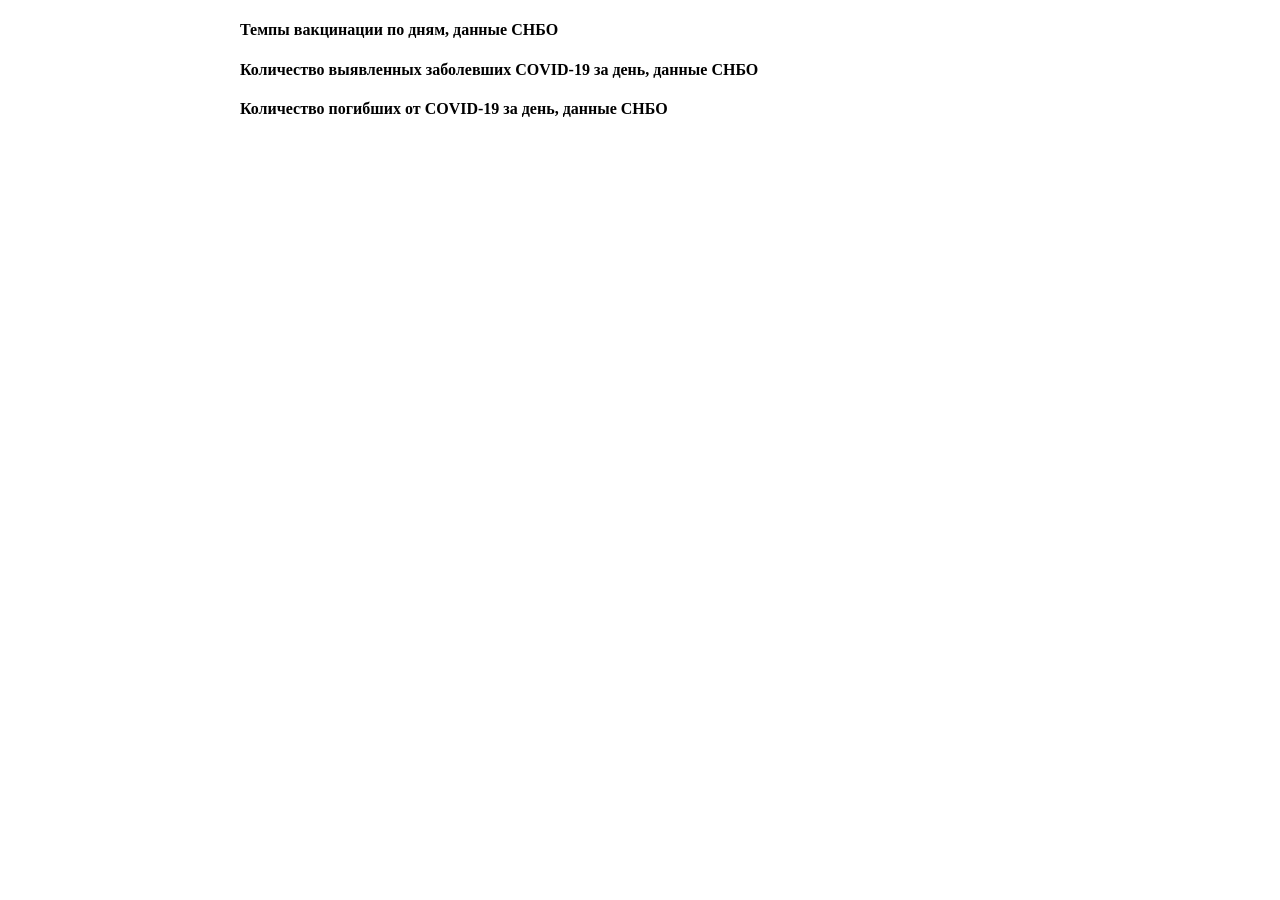
<file: results/fedor_covid.html>
<!DOCTYPE html>
<html>
<head>
	<title></title>
	<meta charset="UTF-8">
	<meta http-equiv="X-UA-Compatible" content="IE=edge,chrome=1">
	<meta name="viewport" content="width=device-width, initial-scale=1">
    <link href="https://fonts.googleapis.com/css?family=Roboto" rel="stylesheet">
    <style>
        body {max-width: 800px; margin: 0 auto;}
        .fancy_table{overflow-x: auto; margin-top: 20px; font-family: 'Arial'}
    .fancy_table table {max-width: 800px;margin: 0 auto; border-collapse: collapse; font-size: 12px; width: 100%;table-layout: fixed;}
    .fancy_table td {padding: 5px 20px 5px 0px; vertical-align: top; text-align: center;vertical-align: middle;}
    .fancy_table tr:first-child {border-bottom: 2px solid black;font-weight: bold;text-align: center;}
    .fancy_table .left {text-align: left; font-weight: bold;}
    .fancy_table .chart {width: 50%; text-align: right;}
    .fancy_table tr {font-size: 12px;}
    .fancy_table tbody{display:block;overflow: auto }
    .axisX text{
        fill: #999;
        }  
    </style>
</head>

<body>
    <h4>Темпы вакцинации по дням, данные СНБО</h4>
    <div id="vax_day_chart" style="max-width: 600px; margin: 0 auto;"></div>
    <h4>Количество выявленных заболевших COVID-19 за день, данные СНБО</h4>
    <div id="confirmed_chart" style="max-width: 600px; margin: 0 auto;"></div>
    <h4>Количество погибших от COVID-19 за день, данные СНБО</h4>
    <div id="deaths_chart" style="max-width: 600px; margin: 0 auto;"></div>
    <div class="fancy_table">
        <table id="table"></table>
    </div>
    <script src="https://ajax.googleapis.com/ajax/libs/jquery/1.11.3/jquery.min.js"></script>
    <script src="https://d3js.org/d3.v4.min.js"></script>
    <!-- <script src="fedor_data.js"></script> -->
    <script src="fedor_data.js"></script>
    <script>
        function numberWithSpaces(x) {
    return x.toString().replace(/\B(?=(\d{3})+(?!\d))/g, " ");
}
const range = (start, stop, step = 1) =>
        Array(Math.ceil((stop - start) / step)).fill(start).map((x, y) => x + y * step)
function makeDomain(min, max, step) {
    return range(min, max, max/step)
}
const reducer = (accumulator, currentValue) => accumulator + currentValue;
function getData(id){
    if (window.innerWidth > 600) {
        var requestURL = id
    } else {
        var requestURL = id.replace('https://health','https://m-health')
    }
    var time = d3.timeFormat("%H");
    var today = new Date()
    if (parseInt(time(today)) >= 0 && parseInt(time(today)) < 9 && id.includes('date')) {
        var yesterday = new Date()
        yesterday.setDate(yesterday.getDate() - 1) 
        var value = $.ajax({ 
            url: requestURL+todayDateFormat(yesterday), 
            async: false
        }).responseJSON;
        return value;
    } else if (id.includes('date') && parseInt(time(today)) >= 9){
        var value = $.ajax({ 
            url: requestURL+todayDateFormat(today), 
            async: false
        }).responseJSON;
        return value;
    } else {
        var value = $.ajax({ 
            url: requestURL, 
            async: false
        }).responseJSON;
        return value;
    }   
}
var locale = d3.timeFormatLocale({
        "dateTime": "%A, %e %B %Y г. %X",
        "date": "%d.%m.%Y",
        "time": "%H:%M:%S",
        "periods": ["AM", "PM"],
        "days": ["воскресенье", "понедельник", "вторник", "среда", "четверг", "пятница", "суббота"],
        "shortDays": ["вс", "пн", "вт", "ср", "чт", "пт", "сб"],
        "months": ["января", "февраля", "марта", "апреля", "мая", "июня", "июля", "августа", "сентября", "октября", "ноября", "декабря"],
        "shortMonths": ["янв", "фев", "мар", "апр", "май", "июн", "июл", "авг", "сен", "окт", "ноя", "дек"]
    });
    var rnboLinks = {
    'covid_timeline':"https://api-covid19.rnbo.gov.ua/charts/main-data?mode=ukraine",
    'timelineVax':'https://health-security.rnbo.gov.ua/api/vaccination/process/chart?vaccines=&dose=1&distributionBy=vaccine&regionId='
}
var todayDateFormat = d3.timeFormat("%Y-%m-%d");
var parseTodayDate = d3.timeParse("%Y-%m-%d");
var dayMonth = locale.format("%d %B")
var parseTime = d3.timeParse("%m/%d/%Y");
function makeDailyStatistics(column) {
    var days = []
    covid_timeline[column].map(function(d,i) {
        if (i < covid_timeline[column].length-1) {
            days.push(covid_timeline[column][i+1]-covid_timeline[column][i])
        }
    })
    return days
}
function makeBarChart(id,w) {

            var formatMillisecond = locale.format(".%L"),
                formatSecond = locale.format(":%S"),
                formatMinute = locale.format("%I:%M"),
                formatHour = locale.format("%I %p"),
                formatDay = locale.format("%a %d"),
                formatWeek = locale.format("%d %b"),
                formatMonth = locale.format("%b %Y"),
                formatYear = locale.format("%Y");
    
            function multiFormat(date) {
                return (d3.timeSecond(date) < date ? formatMillisecond
                    : d3.timeMinute(date) < date ? formatSecond
                    : d3.timeHour(date) < date ? formatMinute
                    : d3.timeDay(date) < date ? formatHour
                    : d3.timeMonth(date) < date ? (d3.timeWeek(date) < date ? formatDay : formatWeek)
                    : d3.timeYear(date) < date ? formatMonth
                    : formatYear)(date);
            }
            
            if (id == 'confirmed') {
                var x_date = covid_timeline.dates.map(d => parseTodayDate(d))
                var json = makeDailyStatistics(id)
                var plusMax = 1000
                var color = '#e57373'
                var tooltipText = ' заболевших за сутки</p>'
                var importedTickValues = x_date.filter(function(d,i) {if (i%50 == 0) {return d}})
            } else if (id=='deaths'){
                var json = makeDailyStatistics(id)
                var x_date = covid_timeline.dates.map(d => parseTodayDate(d))
                var plusMax = 100
                var color = '#455a64'
                var tooltipText = ' погибших за сутки</p>'
                var importedTickValues = x_date.filter(function(d,i) {if (i%50 == 0) {return d}})
            } else if (id=='vax_day'){
                var x_date = timelineVaxData.daily.dates.map(d => parseTodayDate(d))
                var AstraZeneca = timelineVaxData.daily.quantity.AstraZeneca
                var sinovac = timelineVaxData.daily.quantity['Sinovac Biotech']
                var pfizer = timelineVaxData.daily.quantity['Pfizer-BioNTech']
                var SarsCov2_nRVv3 = timelineVaxData.daily.quantity['SarsCov2_nRVv3']
                var json = AstraZeneca.map(function(d,i) {
                    return d + sinovac[i] + pfizer[i] + SarsCov2_nRVv3[i]
                })
                var plusMax = 1000
                var color = '#43a047'
                var tooltipText = ' вакцинированных за сутки</p>'
                var ticklengthValue = x_date.length/9
                var importedTickValues = x_date.filter(function(d,i) {if (i%20 == 0) {return d}})
            }
            if (w < 600) {
                var start_width = w-10,
                start_height = w/1.5;
            } else {
                var start_width = 600,
                start_height = 400;
            }  
            var margin = {top: 10, right: 15, bottom: 40, left: 35},
                width = start_width - margin.left - margin.right,
                height = start_height - margin.top - margin.bottom;
    
            // append the svg object to the body of the page
            d3.select("#"+id+"_chart").html('')
            var svg = d3.select("#"+id+"_chart")
                .append("svg")
                .attr("width", width + margin.left + margin.right)
                .attr("height", height + margin.top + margin.bottom)
                .append("g")
                .attr("transform",
                    "translate(" + margin.left + "," + margin.top + ")");
    
            var x = d3.scaleBand()
                .range([ 0, width ])
                .domain(x_date)
                .padding(0.2);
            svg.append("g")
                .attr("transform", "translate(0," + (height) + ")")
                .call(d3.axisBottom(x).tickValues(importedTickValues)
                .tickFormat(locale.format("%d %b")))
                .selectAll("text")
            
            var tooltipBee = d3.select("body")
                .append("div")
                .style("position", "absolute")
                .style("z-index", "10")
                .style("visibility", "hidden")
                .style("padding", "14px")
                .style("background-color", "white")
                .style("border", "1px solid #f5f5f5")
                .style("color", "black")
                .style("border-radius", "6px")
                .style("border-color", "black")
                .style("font", "12px sans-serif")
                .text("tooltip");
    
            // Add Y axis
            var y = d3.scaleLinear()
                .domain([0, d3.max(json)+plusMax])
                .range([ height, 0]);
            
           
            function make_y_gridlines() {		
                return d3.axisLeft(y)
                    .ticks(5)
            }
            svg.append("g")
                .attr('class','grid')
                .call(make_y_gridlines()
                    .tickSize(-width)
                    .ticks(5)
                )
            svg.selectAll('.grid line')
                .style('stroke','#eeeeee')
                .style('stroke-opacity','1')
                .style('shape-rendering','crispEdges')
            svg.selectAll('.domain')
                .style('opacity','0')
            
            
            svg.selectAll("mybar")
            .data(json)
            .enter()
            .append("rect")
                .attr("x", function(d,i) { return x(x_date[i]); })
                .attr("y", function(d,i) { return y(json[i]); })
                .attr("width", x.bandwidth())
                .attr("height", function(d,i) { return height - y(json[i]); })
                .attr('class','every_day')
                .attr("fill", color)
                .on("mouseover", function(d,i) {
                    tooltipBee.html('<p>'+dayMonth(x_date[i])+':</p><p>'+numberWithSpaces(d)+tooltipText)
                    tooltipBee.style("visibility", "visible")
                })
                .on("mousemove", function() {
                    return tooltipBee.style("top", (d3.event.pageY-10)+"px").style("left",(d3.event.pageX+10)+"px");
                })
                .on("mouseout", function(d){
                    return tooltipBee.style("visibility", "hidden");
                })
    
        }

function makeTable() {
    d3.select("#table")
        .append("tbody")
        .html("<tr><td class='left'>Страна</td><td>Количество уколов</td><td>Количество вакцинированных</td><td>Количество вакцинированных на 100 жителей</td><td></td></tr>")
        .selectAll('trd')
        .data(countryInfo)
        .enter()
        .append("tr")
        .html(function(d,i) {
            return '<td class="left">' + d.rus + '</td>'+
                    '<td>' + numberWithSpaces(d.total) + '</td>'+
                    '<td>' + numberWithSpaces(d.people) + '</td>'+
                    '<td>' + numberWithSpaces(d.per100) + '</td>'+
                    '<td class="chart"><div id="'+d.country.replace(' ','')+'"></div></td>'
        })
}
makeTable()
var countries = countryInfo.map(d=>d.country)
countries.forEach(function(country) {
    makeAreaChart(country)
})
//makeAreaChart('Albania')
function makeAreaChart(country){
    var cell_width = d3.select('#'+country.replace(' ','')).node().offsetWidth
    var margin = {top: 0, right: 4, bottom: 15, left: 5},
        width = cell_width - margin.left - margin.right,
        height = 70 - margin.top - margin.bottom;
    
    var data = vaxData.filter(d=>d.country == country)
    var parseDate = d3.timeParse("%Y-%m-%d")
    var data = data.map(function(d) {
        return {date: parseDate(d.date), vac: d.vac};
    });
    var svg = d3.select("#"+country.replace(' ',''))
        .append("svg")
        .attr("width", width + margin.left + margin.right)
        .attr("height", height + margin.top + margin.bottom)
        .append("g")
        .attr("transform",
            "translate(" + margin.left + "," + margin.top + ")");
    var one = d3.extent(data, function(d) { return d.date; })[1]
    var zero = parseDate('2020-12-03')
    
    var x = d3.scaleTime()
        //.domain(d3.extent(data, function(d) { return d.date; }))
        .domain(d3.extent([zero,one]))
        .range([ 0, width ]);
    if (country == 'Malta') {
        svg.append("g")
        .attr("transform", "translate(0," + height + ")")
        .style("font-size", "8px")
        .attr('class','axisX')
        .call(d3.axisBottom(x).ticks(3).tickSize(4).tickFormat(locale.format("%b %Y")));
    }
    

        // Add Y axis
    var y = d3.scaleLinear()
        .domain([0, d3.max(data, function(d) { return +d.vac; })])
        .range([ height, 0 ]);
    function make_y_gridlines() {		
        return d3.axisLeft(y)
            .ticks(0)
    }
    svg.append("g")
        .attr('class','grid yAxis')
        .call(make_y_gridlines()
            .tickSize(-width)
            .ticks(3)
        )
    svg.selectAll('.grid line')
        .style('stroke','#eeeeee')
        .style('stroke-opacity','1')
        .style('shape-rendering','crispEdges')
    svg.selectAll('.domain')
        .style('opacity','0')
    svg.selectAll('.yAxis text')
        .attr("transform", "translate(30,10)")
        .style("font-size", "7px")
        .attr('fill',function(d,i) {
            var length = svg.selectAll('.yAxis text')['_groups'][0].length
            if (length - i == 1) {
                return '#999'
            } else {
                return 'none'
            }
            
        })
    
    svg.append("path")
        .datum(data)
        .attr("fill", "#cce5df")
        .attr("stroke", "#43a047")
        .attr("stroke-width", 1.5)
        .attr("d", d3.area()
            .x(function(d) { return x(d.date) })
            .y0(y(0))
            .y1(function(d) { return y(d.vac) })
            )

}

var covid_timeline = getData(rnboLinks.covid_timeline);
var timelineVaxData = getData(rnboLinks.timelineVax);
makeBarChart('vax_day',window.innerWidth)
makeBarChart('confirmed',window.innerWidth) 
makeBarChart('deaths',window.innerWidth)

    </script>
</body>
</html>
</file>
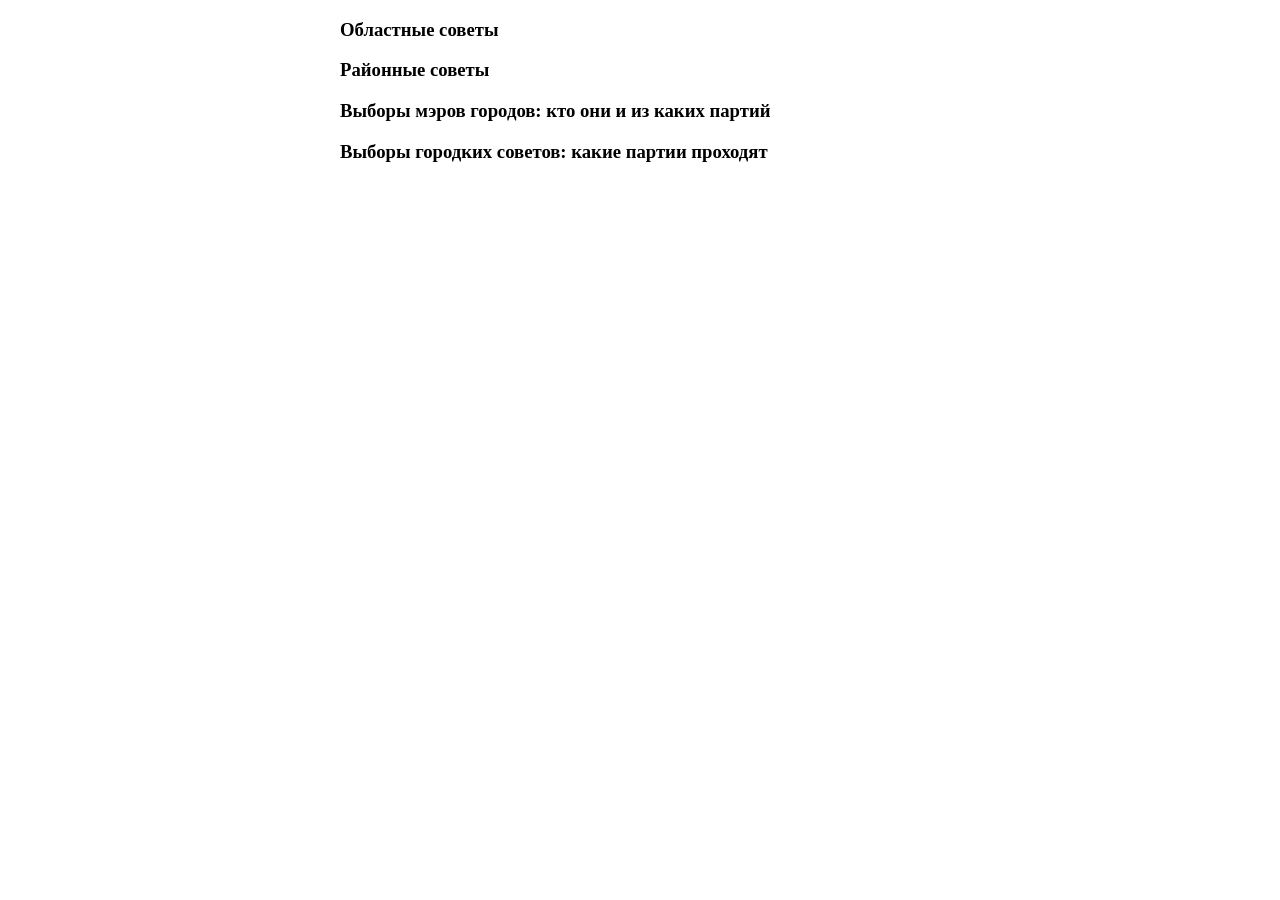
<file: results/local_results.html>
<!DOCTYPE html>
<html>
<head>
	<title></title>
	<meta charset="UTF-8">
	<meta http-equiv="X-UA-Compatible" content="IE=edge,chrome=1">
	<meta name="viewport" content="width=device-width, initial-scale=1">
    <link href="https://fonts.googleapis.com/css?family=Roboto" rel="stylesheet">
</head>
<style>
    .full_body {max-width: 600px; margin: 0 auto;}
    #start_block{
		font-family: 'Roboto';
		max-width: 600px;
		height: 100%;
		margin: 0 auto;
			font-size: 20px;
		}
		#start_block div {
			display: inline-block;
			width: 28%;
			height: 75px;
			background-color: #fafafa;
			border: 1px solid #d2d2d2;
			cursor: pointer;
            font-size: 1em;
            margin-bottom: 0px;
            margin-left: 5px;
			text-align: center;
			vertical-align: top;
        }
        .first_narush {margin-left: 0px!important;}
		#start_block a {color: #042964;}
		#start_block {margin-top: 10px;margin-bottom: 10px;}
		#start_block div:hover {opacity: 0.8;}
		#start_block div:nth-child(2){vertical-align: top;}
		#start_block:first-child a{width: 150px;}
        #start_block:last-child a{width: 200px;}

        #yavka_bar,#bullet_bar {
            font-family: 'Roboto';
            width: 50%; 
            left: 10px;
            position: absolute;
            background-color: #f2f0f0;
            font-size: 0.66em;
		}
		#yavka_bar #yavk_bar, #bul_bar {
		    height: 22px;
		    background-color: #d54a46;
        }
        
        .narush01 {position: relative;}
        
        #narush1 {font-size: 16px; font-weight: 500;position: absolute;right: 10px;top: 22px; color: #042964;}

        #sections_yavka {position: relative;}
        #yavka1, #bullet1 {right: 10px;position: absolute; top: -15px;font-size: 16px; font-weight: 400;color: #042964;}
        #bullet1 {top: 22px;}

        #bullet1_2, #yavka1_2, .narush_1_2 {font-size: 0.6em; color: black;text-align: left; padding-left: 10px;}

        .narush_1_2 {text-align: left;width: 150px;}
        #narushtop {position: absolute; top: 30px; left: 1px;}

        .block {font-size: 1em; color: #042964;text-align: left; padding-left: 10px;position: absolute; top: -6px;}
        @media (max-width: 999px) {
            #start_block div {
                display: block;
                width: 100%;
                padding-top: 0px;
                margin-top:10px;
                margin-left: 0px
            }
            #yavka_bar {width: 80%;}
            #yavka1 {top: -30px;}
            #yavka1_2 {font-size: 0.7em;}
            #sections_yavka {margin-top: -5px;}
            .narush01 .narush_1_2 {font-size: 0.7em; width: 210px;}
            .narush01 #yavka_1_2 {margin-top: 15px;padding-right: 115px;}
            .narush_1_2 {width: 220px;vertical-align: top; padding-top: 0px;}
            #narush1{top:10px;}
            .first_narush {margin-top: 0px;}
        }
    .selection {cursor:pointer;color:black;font-size: 17px; margin: 0 auto; max-width: 200px;}
    .selection select {width: 200px; background-color:white; font-size: 17px; padding: 4px;border: 1px solid #eeeeee}
    .table_mer {max-width: 600px; margin: 0 auto;}
    .council {border-collapse: collapse; width: 100%;}
    .council tr{border-bottom: 1px solid #d1d1d1;}
    .council th, .council td { padding: 5px 10px; font-size: 16px; text-align: right;}
    .council th, .council td:first-child{padding-left: 0px;}
    .council td:first-child{text-align: left; width: 40%;}
    .council .number {width: 10%;}
    .council .barline{width: 20%;}
    .council tr:first-child td{font-weight: bold;font-size: 12px; padding-top: 0px}
    .table_button {width: 100%;}
    .table_button .button {width: 100%;margin: 0 auto; background-color: white; border: none; color: black;padding: 10px 15px;text-align: center;text-decoration: none;font-size: 14px; border-bottom: 1px solid #d1d1d1;}
    .table_button .button:hover{cursor: pointer;background-color: #d1d1d1; }
    #kyiv_map, #kharkiv_map, #dnipro_map, #odesa_map, #lviv_map {max-width: 600px; margin: 0 auto;}

    #oblasni_map .district:hover,#rayon_map .district:hover {stroke:black; stroke-width: 2px;}
    #mers_map .dot:hover ,#miski_rada_map .dot:hover {stroke:black; stroke-width: 2px;}
</style>
<body>
    <!-- <div class="selection"><select id="cities_option"></select></div> -->
    <!-- <div class="full_body">
    <div id="start_block">
        <div class="narush01 first_narush"><p id="yavka1_2"></p><section id="sections_yavka"><section id="yavka_bar"><section id="yavk_bar" style="width:19%"></section></section><p id="yavka1"></p></section></div>
        <div id="bullet_block" style="display: none;" class="narush01"><p id="bullet1_2"></p><section id="sections_bullet"><section id="bullet_bar"><section id="bul_bar" style="width:19%"></section></section><p id="bullet1"></p></section></div>
        <div class="narush01"><p class="narush_1_2">МВД: зафиксировано нарушений</p><p id="narush1"></p></div>
    </div>
    <div class="table_mer">
        <p id="kyiv_text">Выборы мэра Киева</p>
        <table id="kyiv_candidate" class="council"></table>
        <div class="table_button kyiv_candidate_button" style="display: none;"><button class="button">Показать всех</button></div>
        <p id="kyiv_council_text">Выборы Киевсовета</p>
        <table id="kyiv_council" class="council"></table>
        <div class="table_button kyiv_council_button" style="display: none;"><button class="button">Показать всех</button></div>
    </div>
    <div id="kyiv_map"></div>
    <div class="table_mer">
        <p id="kharkiv_text">Выборы мэра Харькова</p>
        <table id="kharkiv_candidate" class="council"></table>
        <div class="table_button kharkiv_candidate_button" style="display: none;"><button class="button">Показать всех</button></div>
        <p id="kharkiv_council_text">Выборы Харьковского городского совета</p>
        <table id="kharkiv_council" class="council"></table>
        <div class="table_button kharkiv_council_button" style="display: none;"><button class="button">Показать всех</button></div>
    </div>
    <div id="kharkiv_map"></div> 
    <div class="table_mer">
        <p id="dnipro_text">Выборы мэра Днепра</p>
        <table id="dnipro_candidate" class="council"></table>
        <div class="table_button dnipro_candidate_button" style="display: none;"><button class="button">Показать всех</button></div>
        <p id="dnipro_council_text">Выборы Днепровского городского совета</p>
        <table id="dnipro_council" class="council"></table>
        <div class="table_button dnipro_council_button" style="display: none;"><button class="button">Показать всех</button></div>
    </div>
    <div id="dnipro_map"></div>
    <div class="table_mer">
        <p id="odesa_text">Выборы мэра Одессы</p>
        <table id="odesa_candidate" class="council"></table>
        <div class="table_button odesa_candidate_button" style="display: none;"><button class="button">Показать всех</button></div>
        <p id="odesa_council_text">Выборы Одесского городского совета</p>
        <table id="odesa_council" class="council"></table>
        <div class="table_button odesa_council_button" style="display: none;"><button class="button">Показать всех</button></div>
    </div>
    <div id="odesa_map"></div>
    <div class="table_mer">
        <p id="lviv_text">Выборы мэра Львова</p>
        <table id="lviv_candidate" class="council"></table>
        <div class="table_button lviv_candidate_button" style="display: none;"><button class="button">Показать всех</button></div>
        <p id="lviv_council_text">Выборы Львовского городского совета</p>
        <table id="lviv_council" class="council"></table>
        <div class="table_button lviv_council_button" style="display: none;"><button class="button">Показать всех</button></div>
    </div>
    <div id="lviv_map"></div>
    </div> -->
    <!-- <div id="resultsmap_oblasni" style="max-width: 800px; height: 600px; margin: 0 auto;"></div> -->
    <div class="table_mer"><h3>Областные советы</h3></div>
    <div id="oblasni_map" style="margin: 0 auto; max-width: 800px;"></div>
    <div class="table_mer"><h3>Районные советы</h3></div>
    <div id="rayon_map" style="margin: 0 auto; max-width: 800px;"></div>
    <div class="table_mer"><h3>Выборы мэров городов: кто они и из каких партий</h3></div>
    <div id="mers_map" style="margin: 0 auto; max-width: 800px;"></div>
    <div class="table_mer"><h3>Выборы городких советов: какие партии проходят</h3></div>
    <div id="miski_rada_map" style="margin: 0 auto; max-width: 800px;"></div>
    <script src="https://ajax.googleapis.com/ajax/libs/jquery/1.11.3/jquery.min.js"></script>
    <script src="https://d3js.org/d3.v4.min.js"></script>
    <!-- <script src="https://ajax.googleapis.com/ajax/libs/jquery/1.11.3/jquery.min.js"></script>
    <script src="https://d3js.org/d3.v4.min.js"></script>
    <script src="https://cdnjs.cloudflare.com/ajax/libs/proj4js/2.3.15/proj4.js"></script>
	<script src="https://code.highcharts.com/highcharts.js"></script>
	<script src="http://code.highcharts.com/maps/modules/map.js"></script>
	<script src="https://code.highcharts.com/maps/modules/data.js"></script>
	<script src="https://code.highcharts.com/mapdata/countries/ua/ua-all.js"></script> -->
    
    <script>
        function drawResultsMap() {
            Highcharts.data({
                googleSpreadsheetKey: '1Q0ZpV4cGYjpINGRDbMHrCxvq_MnrC3Lj2ElDKnZSFhA',
                googleSpreadsheetWorksheet: 2,
                
                parsed: function (columns) {
                var data = [];
                Highcharts.each(columns[0], function (code, i) {
                    data.push({
                        code: code,
                        id: columns[1][i],
                        sluha: columns[2][i],
                        batkiv: columns[3][i],
                        mayb: columns[4][i],
                        evro: columns[5][i],
                        oppo: columns[6][i],
                        value: parseFloat(columns[7][i])
                    });
                });
                Highcharts.mapChart('resultsmap_oblasni', {
                    chart: {
                        type: 'map',
                        map: 'countries/ua/ua-all',
                        style: {
                            fontFamily: 'Roboto'
                        }
                    },
                    title: {
                        text: 'Результаты голосования в областные советы на местных выборах 2020, по регионам'
                    },
                    subtitle: {
                        text:'Наведите для дополнительной информации. Данные: ЦИК'
                    },
                    credits: {
                        enabled: false
                    },
                    colorAxis: {
                        dataClasses: [ {
                            from: 1,
                            to: 2,
                            color: '#1e9b56',
                            name: 'Слуга Народа'
                        }, {
                            from: 3,
                            to: 4,
                            color: '#c62828',
                            name: 'Батькивщина'
                        }, {
                            from: 5,
                            to: 6,
                            color: '#8e24aa',
                            name: 'За майбутнє'
                        }, {
                            from: 7,
                            to: 8,
                            color: '#fdd835',
                            name: 'Евросолидарность'
                        }, {
                            from: 9,
                            to: 10,
                            color: '#303f9f',
                            name: 'ОПЗЖ'
                        }
                    ]
                    },

                    series: [{
                        data: data,
                        joinBy: ['hc-key','code'],
                        name: 'Результаты голосования в мире',
                        states: {
                            hover: {
                                borderColor: 'black'
                            }
                        },
                        tooltip: {
                            headerFormat: '',
                            pointFormatter: function () {
                                var hoverVotes = this.hoverVotes; 
                                    return '<b>' + this.id + '</b><br/>' +
                                Highcharts.map([
                                    ['Слуга Народа', this.sluha, '#1e9b56'],
                                    ['Батькивщина', this.batkiv, '#c62828'],
                                    ['За майбутнє', this.mayb, '#8e24aa'],
                                    ['Евросолидарность', this.evro, '#fdd835'],
                                    ['ОПЗЖ', this.oppo, '#303f9f']
                                ].sort(function (a, b) {
                                    return b[1] - a[1]; 
                                }), function (line) {
                                    return '<span style="color:' + line[2] + '">\u25CF</span> ' +
                                        (line[0] === hoverVotes ? '<b>' : '') + line[0] + ': ' +
                                        Highcharts.numberFormat(line[1], 0) + (line[0] === hoverVotes ? '</b>' : '') + ' мест<br/>';
                                }).join('')
                            }
                        },
                        shadow: false
                    }]
                });
            },
            error: function () {
                document.getElementById('resultsmap').innerHTML = '<div class="loading">' +
                    '<i class="icon-frown icon-large"></i> ' +
                    'Error loading data from Google Spreadsheets' +
                    '</div>';
            }
            });
    }
    //drawResultsMap()
        var city_replace = [
            {'id':'Киев','name':'kyiv','rotate':-30.48,'center':50.46,'scale':55000},
            {'id':'Харьков','name':'kharkiv','rotate':-36.24,'center':50.03,'scale':95000},
            {'id':'Днепр','name':'dnipro','rotate':-34.97,'center':48.48,'scale':80000},
            {'id':'Львов','name':'lviv','rotate':-24.0,'center':49.86,'scale':100000},
            {'id':'Одесса','name':'odesa','rotate':-30.70,'center':46.44,'scale':110000}]
        var rayon_replace = [
            {'name': 'Голосіївський район', 'id': '479'},
            {'name': 'Дарницький район', 'id': '480'},
            {'name': 'Деснянський район', 'id': '481'},
            {'name': 'Дніпровський район', 'id': '482'},
            {'name': 'Оболонський район', 'id': '483'},
            {'name': 'Печерський район', 'id': '484'},
            {'name': 'Подільський район', 'id': '485'},
            {'name': 'Святошинський район', 'id': '486'},
            {'name': 'Солом’янський район', 'id': '487'},
            {'name': 'Шевченківський район', 'id': '488'},
            {'name': 'Амур-Нижньодніпровський район', 'id': '713'},
            {'name': 'Індустріальний район', 'id': '716'},
            {'name': 'Новокодацький район', 'id': '719'},
            {'name': 'Самарський район', 'id': '720'},
            {'name': 'Соборний район', 'id': '715'},
            {'name': 'Центральний район', 'id': '717'},
            {'name': 'Чечелівський район', 'id': '718'},
            {'name': 'Шевченківський район', 'id': '714'},
            {'name': 'Новобаварський район', 'id': '789'},
            {'name': 'Індустріальний район', 'id': '794'},
            {'name': 'Київський район', 'id': '790'},
            {'name': 'Слобідський район', 'id': '791'},
            {'name': 'Московський район', 'id': '793'},
            {'name': 'Немишлянський район', 'id': '795'},
            {'name': 'Холодногірський район', 'id': '792'},
            {'name': 'Основ’янський район', 'id': '796'},
            {'name': 'Шевченківський район', 'id': '788'},
            {'name': 'Київський район', 'id': '777'},
            {'name': 'Малиновський район', 'id': '778'},
            {'name': 'Приморський район', 'id': '779'},
            {'name': 'Галицький район', 'id': '767'},
            {'name': 'Залізничний район', 'id': '768'},
            {'name': 'Личаківський район', 'id': '769'},
            {'name': 'Сихівський район', 'id': '772'},
            {'name': 'Франківський район', 'id': '770'},
            {'name': 'Шевченківський район', 'id': '771'}];
        function makeCityMap(city) {
            var city_properties = city_replace.filter(d => d['id'] == city)[0]
            var id = city_properties.name;
            var width = 600,
                height = 400;
            var albersProjection = d3.geoAlbers()
                .scale(city_properties.scale)
                .rotate([city_properties.rotate,0])
                .center([0, city_properties.center])
                .translate( [width/2.2,height/3] );

            var geoPath = d3.geoPath()
                .projection(albersProjection);

            var svg = d3.select("#"+id+"_map").append("svg")
                .attr("width", width)
                .attr("height", height);
            var g = svg.append("g");
            var tooltipBee = d3.select("body")
                .append("div")
                .style("position", "absolute")
                .style("z-index", "10")
                .style("visibility", "hidden")
                .style("padding", "14px")
                .style("background-color", "#f5f5f5")
                .style("color", "black")
                .style("border-radius", "6px")
                .style("border-color", "black")
                .style("font", "12px sans-serif")
                .text("tooltip");
            d3.json(id+".json", function (error,topology) {
                g.selectAll( "path" )
                    .data(topology.features)
                    .enter()
                    .append( "path" )
                    .attr("fill", "#ccc" )
                    .attr("stroke", "#ccc")
                    .attr("id", function(d) {return 'd'+d.properties.region})
                    .attr("d", geoPath )
                    .attr("class", "district")
                    .on("mouseover", function(d){
                        var rayon_id = d.properties.region
                        var rayon = rayon_replace.filter(k => k['id'] == rayon_id)[0].name;
                        tooltipBee.html(rayon)
                        d3.select('#d'+rayon_id).style('stroke','black')
                        d3.select('#d'+rayon_id).style('stroke-width','3')
                        tooltipBee.style("visibility", "visible")
                    })
                    .on("mousemove", function() {
                        return tooltipBee.style("top", (d3.event.pageY-10)+"px").style("left",(d3.event.pageX+10)+"px");
                    })
                    .on("mouseout", function(d){
                        d3.select('#d'+d.properties.region).style('stroke-width','0')
                        return tooltipBee.style("visibility", "hidden");
                    });
            });
        }
        
        function getData(){
            var value = $.ajax({ 
                url: 'ukraine.json', 
                async: false
            }).responseJSON;
            return value;
        }
        var ukraine = getData();
        function makeMiskiMap(id) {
            var width = 900,
                height = 600;
                
            var albersProjection = d3.geoAlbers()
                .scale(4000)
                .rotate([-30.48,0])
                .center([0, 49.96])
                .translate( [width/2.2,height/3] );

            var geoPath = d3.geoPath()
                .projection(albersProjection);

            var svg = d3.select("#"+id+"_map").append("svg")
                .attr("width", width)
                .attr("height", height);
            var g = svg.append("g");
            var tooltipBee = d3.select("body")
                .append("div")
                .style("position", "absolute")
                .style("z-index", "10")
                .style("visibility", "hidden")
                .style("padding", "14px")
                .style("background-color", "white")
                .style("border", "1px solid #f5f5f5")
                .style("color", "black")
                .style("border-radius", "6px")
                .style("border-color", "black")
                .style("font", "12px sans-serif")
                .text("tooltip");
            //d3.json("ukraine.json", function (error,topology) {
                g.selectAll( "path" )
                    .data(ukraine.features)
                    .enter()
                    .append("path")
                    .attr("fill", "#eeeeee" )
                    .attr("stroke", "#bdbdbd")
                    .attr("d", geoPath )
                    .attr("class", "district");

                var cities_mer = svg.append( "g" );
                
                d3.json(id+".json", function (error,mer) {
                    var json = mer.data
                
                    var keys = ["Слуга Народу","Європейська Солідарність","Батьківщина","За Майбутнє","Наш Край","Опозиційна Платформа – За Життя"]
                    
                    var colors = ["#43a047","#fdd835","#e53935","#5e35b1","#3949ab",'#1976d2']
                    svg.selectAll("mydots")
                        .data(keys)
                        .enter()
                        .append("circle")
                            .attr("cx", 100)
                            .attr("cy", function(d,i){ return 450 + i*25}) 
                            .attr("r", 7)
                            .style("fill", function(d,i){ return colors[i]})

                    svg.selectAll("mylabels")
                        .data(keys)
                        .enter()
                        .append("text")
                            .attr("x", 110)
                            .attr("y", function(d,i){ return 450 + i*25}) 
                            .style("fill", 'black')
                            .text(function(d){ return d})
                            .attr("text-anchor", "left")
                            .attr("font-size", "10px")
                            .style("alignment-baseline", "middle")                    
                    cities_mer.selectAll("path")
                        .data(mer.data)
                        .enter()
                        .append("path")
                        .attr("fill",function(d) {return d.properties.fill})
                        .attr("stroke",function(d) {return d.properties.fill})
                        .attr("d", geoPath )
                        .attr("stroke-width", 5)
                        .attr("class", "dot")
                        .on("mouseover", function(d){
                            var html = '<p style="font-size: 14px"><b>'+d.properties.city+', '+d.properties.region+'</b></p><p>Результати: </p>'
                            var d_results = d.properties.results
                            var keys = Object.keys(d_results)
                            if ($.isEmptyObject(d_results) == false) {
                                var results = ''
                                if (id == 'mers') {
                                    keys.forEach(function(k,i) {
                                        if (i == 0) {
                                            if (parseFloat(d_results[k].percent) != parseFloat(d_results[String(i+2)].percent)) {
                                                results += '<p><b>'+d_results[k].name+'</b> (' +d_results[k].party+'): '+d_results[k].percent +'%</p>'
                                            } else{
                                                results += '<p>'+d_results[k].name+' ('+d_results[k].party+'): '+d_results[k].percent +'%</p>'
                                            }
                                        } else if (i < 3) {
                                            results += '<p>'+d_results[k].name+' ('+d_results[k].party+'): '+d_results[k].percent +'%</p>'
                                        }
                                    })  
                                } else {
                                    keys.forEach(function(k) {
                                        if (d_results[k].places == 1) {
                                            var place_text = ' депутат ('
                                        } else if (d_results[k].places > 1 && d_results[k].places < 5) {
                                            var place_text = ' депутати ('
                                        } else if (d_results[k].places >= 5) {
                                            var place_text = ' депутатів ('
                                        }
                                        results += '<p>'+d_results[k].party+': '+String(d_results[k].places) +place_text+d_results[k].percent +'%)</p>'
                                    })        
                                }
                            html += results
                            }
                            tooltipBee.html(html)
                            tooltipBee.style("visibility", "visible")
                        })
                        .on("mousemove", function() {
                            return tooltipBee.style("top", (d3.event.pageY-10)+"px").style("left",(d3.event.pageX+10)+"px");
                        })
                        .on("mouseout", function(d){
                            return tooltipBee.style("visibility", "hidden");
                        });
                    cities_mer.selectAll("text")
                    .data(mer.data)
                    .enter()
                    .append("svg:text")
                    .text(function(d,i){
                        if (mer.data.length < 100 && i % 2 == 1) {
                            return d.properties.city;
                        } else if (mer.data.length >= 100 && i % 4 == 1) {
                            return d.properties.city;
                        }
                    })
                    .attr("x", function(d){
                        return geoPath.centroid(d)[0];
                    })
                    .attr("y", function(d){
                        return geoPath.centroid(d)[1]+15;
                    })
                    .attr("text-anchor","middle")
                    .attr('font-family','Circe')
                    .attr('fill','black')
                    .attr('font-size','10px');
                })
            //});
        }
        makeMiskiMap('mers')
        makeMiskiMap('miski_rada')
        function makeOblasniMap(id) {
            var width = 900,
                height = 600;
                
            var albersProjection = d3.geoAlbers()
                .scale(4000)
                .rotate([-30.48,0])
                .center([0, 49.96])
                .translate( [width/2.2,height/3] );

            var geoPath = d3.geoPath()
                .projection(albersProjection);

            var svg = d3.select("#"+id+"_map").append("svg")
                .attr("width", width)
                .attr("height", height);
            var g = svg.append("g");
            var tooltipBee = d3.select("body")
                .append("div")
                .style("position", "absolute")
                .style("z-index", "10")
                .style("visibility", "hidden")
                .style("padding", "14px")
                .style("background-color", "#f5f5f5")
                .style("color", "black")
                .style("border-radius", "6px")
                .style("border-color", "black")
                .style("font", "12px sans-serif")
                .text("tooltip");
            var keys = ["Слуга Народу","Європейська Солідарність","Батьківщина","За Майбутнє","Наш Край","Опозиційна Платформа – За Життя"]
                    
                    var colors = ["#43a047","#fdd835","#e53935","#5e35b1","#3949ab",'#1976d2']
                    svg.selectAll("mydots")
                        .data(keys)
                        .enter()
                        .append("circle")
                            .attr("cx", 100)
                            .attr("cy", function(d,i){ return 450 + i*25}) 
                            .attr("r", 7)
                            .style("fill", function(d,i){ return colors[i]})

                    svg.selectAll("mylabels")
                        .data(keys)
                        .enter()
                        .append("text")
                            .attr("x", 110)
                            .attr("y", function(d,i){ return 450 + i*25}) 
                            .style("fill", 'black')
                            .text(function(d){ return d})
                            .attr("text-anchor", "left")
                            .attr("font-size", "10px")
                            .style("alignment-baseline", "middle")   
            d3.json(id+".json", function (error,topology) {
                g.selectAll("path")
                    .data(topology.features)
                    .enter()
                    .append( "path" )
                    .attr("fill", function(d) {return d.fill})
                    .attr("stroke", "#bdbdbd")
                    .attr("d", geoPath )
                    .attr("class", "district")
                    .on("mouseover", function(d){
                        var d_results = d.results
                        if ($.isEmptyObject(d_results) == false) {
                            var keys = Object.keys(d_results)
                            var results = '<table>'
                            keys.forEach(function(k) {
                                if (d_results[k].places == 1) {
                                    var place_text = ' место'
                                } else if (d_results[k].places > 1 && d_results[k].places < 5) {
                                    var place_text = ' места'
                                } else if (d_results[k].places >= 5) {
                                    var place_text = ' мест'
                                }
                                results += '<tr><td>'+d_results[k].party+'</td><td>'+String(d_results[k].places) +place_text+'</td><td>'+d_results[k].percent +'%</td></tr>'
                            })
                            results += '</table'
                        } else{
                            var results = '<p>Результатов еще нет</p>'
                        }
                        tooltipBee.html(
                            '<p><b>'+d.name.replace('область', 'обласна рада')+'</b></p>'+results
                        )
                        tooltipBee.style("visibility", "visible")
                    })
                    .on("mousemove", function() {
                        return tooltipBee.style("top", (d3.event.pageY-10)+"px").style("left",(d3.event.pageX+10)+"px");
                    })
                    .on("mouseout", function(d){
                        return tooltipBee.style("visibility", "hidden");
                    });

                g.selectAll("text")
                    .data(topology.features)
                    .enter()
                    .append("svg:text")
                    .text(function(d,i){
                        var d_results = d.results
                        if ($.isEmptyObject(d_results) == false && Object.keys(d_results).length < 40) {
                            return d.name
                        } else if ($.isEmptyObject(d_results) == false && Object.keys(d_results).length > 39 && i % 2 == 1) {
                            return d.name
                        } else if (id == 'oblasni'){
                            return d.name.replace('область', '');
                        }
                    })
                    .attr("x", function(d){
                        return geoPath.centroid(d)[0];
                    })
                    .attr("y", function(d){
                        return geoPath.centroid(d)[1];
                    })
                    .attr("text-anchor","middle")
                    .attr('font-family','Circe')
                    .attr('fill','black')
                    .attr('font-size','10px');
            });
        }
        makeOblasniMap('oblasni')
        makeOblasniMap('rayon')
        function getValue(){
            var value = $.ajax({ 
                url: 'https://spreadsheets.google.com/feeds/list/1Q0ZpV4cGYjpINGRDbMHrCxvq_MnrC3Lj2ElDKnZSFhA/1/public/values?alt=json', 
                async: false
            }).responseJSON.feed.entry;
            return value;
        }
        function toggle(element_id) {
            var x = document.getElementsByClassName(element_id);
            for (item=0; item<x.length;item++){
                x[item].style.display = "table-row"
            }
        }
        function cityCandidates(city,type,poll) {
            var filter_city = data.filter(d => d['gsx$'+type+'city']['$t'] == city)
            var filter_city = filter_city.filter(d => d['gsx$'+type+'exitname']['$t'] == poll)
            var id = city_replace.filter(d => d['id'] == city)[0].name;
            if (type =='candidate') {
                var column_name = 'Кандидат'
            } else {
                var column_name = 'Партия'
            }
            
            if (data[0]['gsx$bullet']['$t'] != '') {
                var city_table = '<tr><td>'+column_name+'</td><td>Голосов</td><td></td></tr>'
            } else {
                var element = document.getElementById('select_'+id+'_'+type)
                if (element == null) {
                var filter = data.filter(d => d['gsx$'+type+'city']['$t'] == city)
                var exitname = [...new Set(filter.map(d => d['gsx$'+type+'exitname']['$t']))]
                
                var exitname = exitname.filter(d => d != poll)
                const index = exitname.indexOf('');
                if (index > -1) {
                    exitname.splice(index, 1);
                }
                var exitname_buttons = ''
                if (exitname.length >= 1) {
                    exitname_buttons += '<option Value="'+poll+'">'+poll+'</option>'
                    for (r=0;r<exitname.length; r++) {
                        exitname_buttons += '<option Value="'+exitname[r]+'">'+exitname[r]+'</option>'
                    }
                    if (type == 'candidate') {
                        $('#'+id+'_text').append('. Экзитполы: <select id="select_'+id+'_'+type+'" class="exit_select">'+exitname_buttons+'</select>')
                    } else {
                        $('#'+id+'_council_text').append('. Экзитполы: <select id="select_'+id+'_'+type+'" class="exit_select">'+exitname_buttons+'</select>')
                    }
                } else {
                    if (type == 'candidate') {
                        $('#'+id+'_text').append('. Экзитпол: '+poll)
                    } else {
                        $('#'+id+'_council_text').append('. Экзитпол: '+poll)
                    }
                }
                }
                var city_table = '<tr><td>'+column_name+'</td><td>Экзитпол</td><td></td></tr>'
            }
            filter_city.forEach(function(element,index) {
                if (data[0]['gsx$bullet']['$t'] != '') {
                    var add_element = '<td>'+element['gsx$'+type]['$t']+'</td><td class="number">'+element['gsx$'+type+'percent']['$t']+'%</td><td class="barline"><div class="bar" style="width: '+element['gsx$'+type+'bar']['$t']+'%; position: relative; background-color: #00123f; left: 0%; height: 6px;"></div></td></tr>'
                } else {
                    var add_element = '<td>'+element['gsx$'+type]['$t']+'</td><td class="number">'+element['gsx$'+type+'exit']['$t']+'</td><td class="barline"><div class="bar" style="width: '+element['gsx$'+type+'bar']['$t']+'%; position: relative; background-color: #00123f; left: 0%; height: 6px;"></div></td></tr>'
                }
                if (index <= 2) {
                    city_table += '<tr>'+add_element
                } else {
                    city_table += '<tr class="'+id+'_'+type+'_hide" style="display:none">'+add_element
                }
            });
            $('#'+id+'_'+type).html('<tbody>'+city_table+'</tbody>');
            $('.'+id+'_'+type+'_button').css('display','block')
        }

        /* 
        var data = getValue();

        $('#yavk_bar').css("width",parseFloat(data[0]['gsx$yavka']['$t'])+'%');
        $('#narush1').text(data[0]['gsx$narushtime']['$t'])
        $('#yavka1').text(data[0]['gsx$yavka']['$t'])
        $('#yavka1_2').text('Явка на ' + data[0]['gsx$yavka2']['$t']);
        if (data[0]['gsx$bullet']['$t'] != '') {
            $('#bul_bar').css("width",parseFloat(data[0]['gsx$bullet']['$t'])+'%');
            $('#bullet1').text(data[0]['gsx$bullet']['$t']+'%')
            $('#bullet1_2').text('Обработано');
            $('#bullet_block').css("display","inline-block")
        }
        $('#start_block').css("display","block")
        function checkColumn(column) {
            var cities = [...new Set(data.map(d => d['gsx$'+column]['$t']))];
            const index = cities.indexOf('');
                if (index > -1) {
                cities.splice(index, 1);
            }
            return cities
        }
        var cities = checkColumn('candidatecity')
        cities.forEach(function(d) {cityCandidates(d,'candidate','Шустер LIVE')})
        cities.forEach(function(d) {cityCandidates(d,'council','Шустер LIVE')})
        var null_cities = city_replace.filter(k => cities.includes(k.id) == false)
        null_cities.forEach(function(d) {
            var city_id = city_replace.filter(k => k.id == d.id)[0].name
            $('#'+city_id+'_text').append(': результаты ожидаются после 20:00')
            $('#'+city_id+'_council_text').append(': результаты ожидаются после 20:00')
        }); 

        var mapCities = checkColumn('map')
        mapCities.forEach(function(d) {makeCityMap(d)})

        $('.table_button').on('click',function() {
            var splited = $(this)[0].className.split(' ')[1]
            toggle(splited.replace('_button','_hide'))
            $('.'+splited).css('display','none')
        }) 
        $('.exit_select').on('change',function() {
            var splited = $(this)[0].id.split('_')
            var id = city_replace.filter(d => d['name'] == splited[1])[0].id;
            cityCandidates(id,splited[2],$(this)[0].value)
        }) */
    </script>
</body>
</html>
</file>
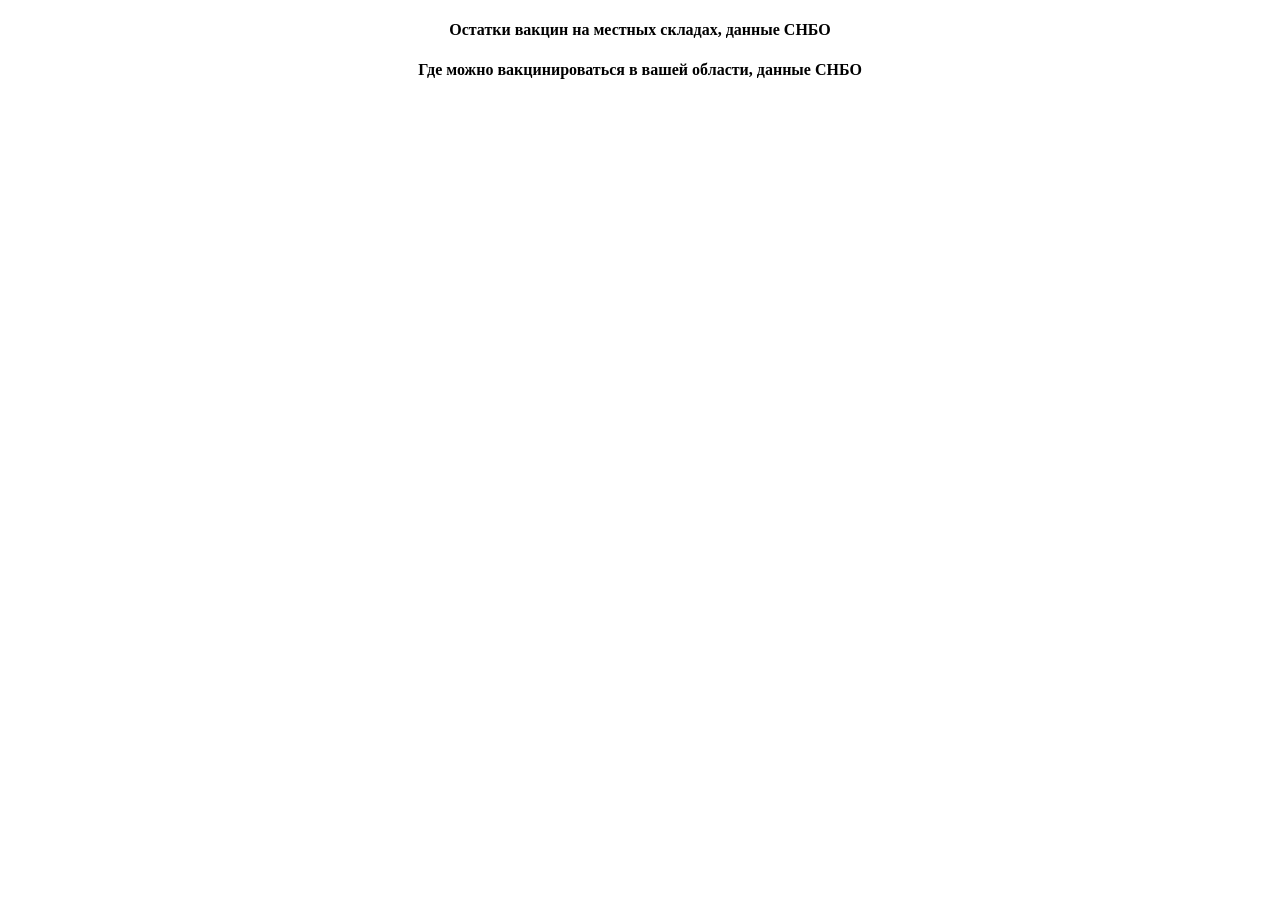
<file: where_are_vaccines/where_are_vaccines.html>
<!DOCTYPE html>
<html>
<head>
	<title></title>
	<meta charset="UTF-8">
	<meta http-equiv="X-UA-Compatible" content="IE=edge,chrome=1">
	<meta name="viewport" content="width=device-width, initial-scale=1">
    <link href="https://fonts.googleapis.com/css?family=Roboto" rel="stylesheet">
</head>
<style>
    .covid_vax_page {max-width: 600px; margin: 0 auto;}
    .covid_vax_page h4 {text-align: center;}
    .fancy_table{overflow-x: auto; margin-top: 20px; font-family: 'Arial';max-width: 280px;}
    .fancy_table table {max-width: 280px;margin: 0 auto; border-collapse: collapse; font-size: 12px;}
    .fancy_table td {padding: 5px 20px 5px 5px; vertical-align: top; text-align: left;}
    .fancy_table tr:first-child {border-bottom: 1px solid black;font-weight: bold;text-align: center;}
    .fancy_table tr:nth-child(even) {background: #F9F9F9}
    .fancy_table .left {text-align: left;}
    .fancy_table tr {border-bottom: 1px solid #F0F0F0; font-size: 12px;}
    .fancy_table tbody{display:block;overflow: auto; height: 260px;}
    #regions .region {display: inline-block; vertical-align: top; margin-top: 30px;}
</style>
<body>

    <div class="covid_vax_page">
        <h4>Остатки вакцин на местных складах, данные СНБО</h4>
        <div id="reserves" style="max-width: 600px; margin: 0 auto;"></div>
        <h4>Где можно вакцинироваться в вашей области, данные СНБО</h4>
        <div id="objects" style="max-width: 600px; margin: 0 auto;"></div>
        <div id="regions" style="max-width: 600px; margin: 0 auto;">
            <div class="region"><div id="objects0"></div><div id="table0" class="fancy_table"></div></div>
            <div class="region"><div id="objects1"></div><div id="table1" class="fancy_table"></div></div>
            <div class="region"><div id="objects2"></div><div id="table2" class="fancy_table"></div></div>
            <div class="region"><div id="objects3"></div><div id="table3" class="fancy_table"></div></div>
            <div class="region"><div id="objects4"></div><div id="table4" class="fancy_table"></div></div>
            <div class="region"><div id="objects5"></div><div id="table5" class="fancy_table"></div></div>
            <div class="region"><div id="objects6"></div><div id="table6" class="fancy_table"></div></div>
            <div class="region"><div id="objects7"></div><div id="table7" class="fancy_table"></div></div>
            <div class="region"><div id="objects8"></div><div id="table8" class="fancy_table"></div></div>
            <div class="region"><div id="objects9"></div><div id="table9" class="fancy_table"></div></div>
            <div class="region"><div id="objects10"></div><div id="table10" class="fancy_table"></div></div>
            <div class="region"><div id="objects11"></div><div id="table11" class="fancy_table"></div></div>
            <div class="region"><div id="objects12"></div><div id="table12" class="fancy_table"></div></div>
            <div class="region"><div id="objects13"></div><div id="table13" class="fancy_table"></div></div>
            <div class="region"><div id="objects14"></div><div id="table14" class="fancy_table"></div></div>
            <div class="region"><div id="objects15"></div><div id="table15" class="fancy_table"></div></div>
            <div class="region"><div id="objects16"></div><div id="table16" class="fancy_table"></div></div>
            <div class="region"><div id="objects17"></div><div id="table17" class="fancy_table"></div></div>
            <div class="region"><div id="objects18"></div><div id="table18" class="fancy_table"></div></div>
            <div class="region"><div id="objects19"></div><div id="table19" class="fancy_table"></div></div>
            <div class="region"><div id="objects20"></div><div id="table20" class="fancy_table"></div></div>
            <div class="region"><div id="objects21"></div><div id="table21" class="fancy_table"></div></div>
            <div class="region"><div id="objects22"></div><div id="table22" class="fancy_table"></div></div>
            <div class="region"><div id="objects23"></div><div id="table23" class="fancy_table"></div></div>
        </div>
    </div>
    <script src="https://ajax.googleapis.com/ajax/libs/jquery/1.11.3/jquery.min.js"></script>
    <script src="https://d3js.org/d3.v4.min.js"></script>
    <script>
        
        var locale = d3.timeFormatLocale({
            "dateTime": "%A, %e %B %Y г. %X",
            "date": "%d.%m.%Y",
            "time": "%H:%M:%S",
            "periods": ["AM", "PM"],
            "days": ["воскресенье", "понедельник", "вторник", "среда", "четверг", "пятница", "суббота"],
            "shortDays": ["вс", "пн", "вт", "ср", "чт", "пт", "сб"],
            "months": ["января", "февраля", "марта", "апреля", "мая", "июня", "июля", "августа", "сентября", "октября", "ноября", "декабря"],
            "shortMonths": ["янв", "фев", "мар", "апр", "май", "июн", "июл", "авг", "сен", "окт", "ноя", "дек"]
        });
        function numberWithSpaces(x) {
            return x.toString().replace(/\B(?=(\d{3})+(?!\d))/g, " ");
        }
        const range = (start, stop, step = 1) =>
                Array(Math.ceil((stop - start) / step)).fill(start).map((x, y) => x + y * step)
        function makeDomain(min, max, step) {
            return range(min, max, max/step)
        }
        const reducer = (accumulator, currentValue) => accumulator + currentValue;
        function getData(id){
            if (window.innerWidth > 600) {
                var requestURL = id
            } else {
                var requestURL = id.replace('https://health','https://m-health')
            }
            var time = d3.timeFormat("%H");
            var today = new Date()
            if (parseInt(time(today)) >= 0 && parseInt(time(today)) < 9 && id.includes('date')) {
                var yesterday = new Date()
                yesterday.setDate(yesterday.getDate() - 1) 
                var value = $.ajax({ 
                    url: requestURL+todayDateFormat(yesterday), 
                    async: false
                }).responseJSON;
                return value;
            } else if (id.includes('date') && parseInt(time(today)) >= 9){
                var value = $.ajax({ 
                    url: requestURL+todayDateFormat(today), 
                    async: false
                }).responseJSON;
                return value;
            } else {
                var value = $.ajax({ 
                    url: requestURL, 
                    async: false
                }).responseJSON;
                return value;
            }   
        }

    function makeChoroplethMap(id,w) {
        if (w < 600) {
            var width = w,
            height = w/1.3,
            scale = w*4.4,
            from = 260827968,
            to = 14;
        } else {
            var width = 600,
            scale = 2800,
            from = 260827968,
            to = 18,
            height = 450;
        }

        var albersProjection = d3.geoAlbers()
            .scale(scale)
            .rotate([-30.68,0])
            .center([0, 50.12])
            .translate( [width/2.2,height/3] );

        var geoPath = d3.geoPath()
            .projection(albersProjection);
        
        d3.select("#"+id).html('')
        
        var svg = d3.select("#"+id).append("svg")
            .attr("width", width)
            .attr("height", height);

        var g = svg.append("g");
        
        var tooltipBee = d3.select("body")
            .append("div")
            .style("position", "absolute")
            .style("z-index", "10")
            .style("visibility", "hidden")
            .style("padding", "14px")
            .style("background-color", "white")
            .style("border", "1px solid #f5f5f5")
            .style("color", "black")
            .style("border-radius", "6px")
            .style("border-color", "black")
            .style("font", "12px sans-serif")
            .text("tooltip");
            
        if (id == 'reserves') {
            var json = []
            reserves.items.forEach(function(d,i) {
                json.push({
                    'region':d.label,
                    'value':d.daily[0]
                })
            })
        }     
        function makeColorRange(id) {
            return json.map(d => parseInt(d.value))
        }
        var vax_values = makeColorRange(id)
        var color = d3.scaleThreshold()
            .domain(
                makeDomain(d3.min(vax_values),d3.max(vax_values),8)
            )
            .range(["rgb(247,252,253)","rgb(229,245,249)","rgb(204,236,230)","rgb(153,216,201)","rgb(102,194,164)","rgb(65,174,118)","rgb(35,139,69)","rgb(0,109,44)","rgb(0,68,27)"]);
    
        var colorText = d3.scaleThreshold()
            .domain(
                makeDomain(d3.min(vax_values),d3.max(vax_values),8)
            )
            .range(["rgb(0,68,27)","rgb(0,109,44)","rgb(35,139,69)","rgb(65,174,118)","rgb(62,88,82)","rgb(153,216,201)","rgb(204,236,230)","rgb(229,245,249)","rgb(247,252,253)"])
        
        g.selectAll("path")
            .data(ukraine.features)
            .enter()
            .append("path")
            .attr("fill", function(d) {
                if (d.properties.name == 'Автономна Республіка Крим'){
                    return '#cecece'
                } else {
                    var items = json.filter(k => k.region == d.properties.name)
                    if (items.length != 0) {
                        var value = items[0].value
                        return color(value)
                    } else {
                        return '#cecece'
                    }
                }
            })
            .attr("stroke", "#f5f5f5")
            .attr("stroke-width", ".1px")
            .attr("d", geoPath )
            .attr("class", "district")
            .on("mouseover", function(d) {
                if (d.properties.name == 'Автономна Республіка Крим'){
                    tooltipBee.html(
                        '<h4>'+d.properties['name:ru']+'</h4><p>Временно оккупированная территория РФ</p>'
                    )
                } else {
                    var items = json.filter(k => k.region == d.properties.name)
                    if (items.length != 0) {
                        var value = items[0].value
                        var html = '<h4>'+d.properties['name:ru']+'</h4><p>Осталось '+numberWithSpaces(value)+' вакцин</p>'
                    } else {
                        var html = '<h4>'+d.properties['name:ru']+'</h4><p>Неизвестно</p>'
                    }
                    tooltipBee.html(html)
                }
                var dist = d3.select(this)
                dist.attr("stroke", "black")
                    .attr("stroke-width", "1.5px")
                return tooltipBee.style("visibility", "visible")
            })
            .on("mousemove", function() {
                return tooltipBee.style("top", (d3.event.pageY-10)+"px").style("left",(d3.event.pageX+10)+"px");
            })
            .on("mouseout", function(d){
                var dist = d3.select(this)
                dist.attr("stroke", "#f5f5f5")
                    .attr("stroke-width", ".1px")
                return tooltipBee.style("visibility", "hidden");
            })
        g.selectAll("text")
            .data(ukraine.features)
            .enter()
            .append("svg:text")
            .html(function(d,i){
                if (d.properties.name != 'Автономна Республіка Крим'){
                    var items = json.filter(k => k.region == d.properties.name)
                    if (items.length != 0) {
                        var value = items[0].value
                        return numberWithSpaces(value)
                    }
                } 
            })
            .attr("x", function(d){
                return geoPath.centroid(d)[0];
            })
            .attr("y", function(d){
                if (d.properties['name:ru'] != 'Киевская область') {
                    return geoPath.centroid(d)[1]+5;
                } else {
                    return geoPath.centroid(d)[1]+20;
                }
                
            })
            .attr("text-anchor","middle")
            .attr('font-family','Arial')
            .attr('fill',function(d) {
                if (d.properties.name == 'Автономна Республіка Крим'){
                    return 'white'
                } else {
                    var items = json.filter(k => k.region == d.properties.name)
                    if (items.length != 0) {
                        var value = items[0].value
                        return colorText(value)
                    }        
                } 
            })
            .attr('opacity','.9')
            .attr("font-size",'10px')
            var kyiv = json.filter(d =>d.region == "м. Київ")
            if (w < 400) {
                var kyiv_trasforme = [168.0325342476886, 92.10098342813808]
            } else {
                var kyiv_trasforme = [260.0325342476886,128.10098342813808]
            }
            var cities_mer = svg.append("g");  
            cities_mer.selectAll("circle")
                    .data(kyiv)
                    .enter()
                    .append("circle")
                    .attr("stroke", "#cecece")
                    .attr("stroke-width", ".5px")
                    .attr("fill", function(d) {
                        return color(kyiv[0].value)
                    })
                    .attr("r",10)
                    .attr("transform", function(d) { 
                        return "translate(" + kyiv_trasforme + ")"; 
                    })
                    .attr("class", "dot")
                    .on("mouseover", function(d) {
                        if (id == 'reserves'){
                            tooltipBee.html('<h4>Киев</h4><p>Осталось '+numberWithSpaces(kyiv[0].value)+' вакцин</p>')
                        } 
                        var dist = d3.select(this)
                        dist.attr("stroke", "black")
                            .attr("stroke-width", "1.5px")
                        tooltipBee.style("visibility", "visible")
                    })
                    .on("mousemove", function(d) {
                        return tooltipBee.style("top", (d3.event.pageY-10)+"px").style("left",(d3.event.pageX+10)+"px");
                    })
                    .on("mouseout", function(d){
                        var dist = d3.select(this)
                        dist.attr("stroke", "#f5f5f5")
                            .attr("stroke-width", ".1px")
                        return tooltipBee.style("visibility", "hidden");
                    });
                cities_mer.selectAll("text")
                    .data(kyiv)
                    .enter()
                    .append("svg:text")
                    .html(function(d) {
                        return numberWithSpaces(kyiv[0].value) 
                    })
                    .attr("x", kyiv_trasforme[0])
                    .attr("y", kyiv_trasforme[1]+5)
                    .attr("text-anchor","middle")
                    .attr('font-family','Arial')
                    .attr('fill',function(d) {
                        return colorText(kyiv[0].value)
                    })
                    .attr('opacity','.9')
                    .attr("font-size",'10px')
            //}
    }
    
    function makeRegionMap(id,w,region) {
        var width = 290,
            scale = 6000,
            height = 250;
        
        d3.select("#"+id).html('')
        
        var svg = d3.select("#"+id).append("svg")
            .attr("width", width)
            .attr("height", height);

        svg.append("text")
            .attr("x", 0) 
            .attr("y", 15)
            .attr("text-anchor", "start")  
            .style("font-size", '15px')
            .style("font-family", "sans-serif")
            .style('font-family','Circe')
            .text(region.replace("область",''));

        var g = svg.append("g");
        
        var tooltipBee = d3.select("body")
            .append("div")
            .style("position", "absolute")
            .style("z-index", "10")
            .style("visibility", "hidden")
            .style("padding", "14px")
            .style("background-color", "white")
            .style("border", "1px solid #f5f5f5")
            .style("color", "black")
            .style("border-radius", "6px")
            .style("border-color", "black")
            .style("font", "12px sans-serif")
            .text("tooltip");
        
        var json = objects.filter(d => d.properties.regionName == region)
        // Create a unit projection.
        var projection = d3.geoAlbers()
            .rotate([-31.68,0])
            .scale(1)
            .translate([0, 0]);

        // Create a path generator.
        var geoPath = d3.geoPath()
            .projection(projection);

        // Compute the bounds of a feature of interest, then derive scale & translate.
        var oblast = ukraine.features.filter(d => d.properties.name == region)
        
        var b = geoPath.bounds(oblast[0]),
            s = .88 / Math.max((b[1][0] - b[0][0]) / width, (b[1][1] - b[0][1]) / height),
            t = [(width - s * (b[1][0] + b[0][0])) / 2, (height - s * (b[1][1] + b[0][1])) / 2];
        
        projection
            .scale(s)
            .translate(t);
        
        g.selectAll("path")
            .data(oblast)
            .enter()
            .append("path")
            .attr("fill", '#f5f5f5')
            .attr("stroke", "#e0e0e0")
            .attr("stroke-width", "1px")
            .attr("d", geoPath)
        
            
        var text_json = json.filter((arr, index, self) =>
            index === self.findIndex((t) => (t.properties.communityName === arr.properties.communityName)))
        
        var cities_mer = svg.append("g");  
        cities_mer.selectAll("circle")
            .data(text_json)
            .enter()
            .append("circle")
            .attr("stroke", "#4caf50")
            .attr("stroke-width", ".5px")
            .attr("fill", '#a5d6a7')
            .attr("r",function(d) {
                var vaccines = balance_objects.filter(k => k.properties.koatuu == d.properties.koatuu)
                if (vaccines.length > 0) {
                    var vaccines = vaccines.map(x => x.properties.daily.total.cumulative).reduce(reducer)
                    return radiusSize(vaccines)
                } else{
                    return 1
                }
            })
            .attr("transform", function(d) {return "translate(" + geoPath.centroid(d) + ")"; })
            .attr("class", "dot")
            .on("mouseover", function(d) {
                var hromada = json.filter(x => x.properties.koatuu == d.properties.koatuu)

                var address = d.properties.attributes.address.split(', ')
                if (d.properties.attributes.address.includes('район')) {
                    var street = address.slice(3,).join(' ').replace('вулиця ','')
                } else {
                    var street = address.slice(2,).join(' ').replace('вулиця ','')
                }
                var vaccines = balance_objects.filter(k => k.properties.koatuu == d.properties.koatuu)
                if (hromada.length == 1){
                    if (vaccines.length > 0) {
                        var vaccines = vaccines.map(x => x.properties.daily.total.cumulative).reduce(reducer)
                        tooltipBee.html('<h3>'+d.properties.communityName+'</h3>'+'<p>Лікарня: '+d.properties.entityName+'</p>'+'<p>Вакцин на складе: '+numberWithSpaces(vaccines)+'</p>'+'<p>Адреса: '+street+'</p>'+'<p>Телефон: '+d.properties.attributes.registryPhone+'</p>') 
                    } else {
                        tooltipBee.html('<h3>'+d.properties.communityName+'</h3>'+'<p>Лікарня: '+d.properties.entityName+'</p>'+'<p>Адреса: '+street+'</p>'+'<p>Телефон: '+d.properties.attributes.registryPhone+'</p>') 
                    }
                } else {
                    var vaccines = vaccines.map(x => x.properties.daily.total.cumulative)
                    if (vaccines.length>0){
                        vaccines = vaccines.reduce(reducer)
                    }
                    var html = '<h3>'+d.properties.communityName+'</h3>'+'<p>Вакцин на складах: '+numberWithSpaces(vaccines)+'</p><h4>Лікарні:</h4>'
                    var vaccines_per_hospital = balance_objects.filter(k => k.properties.koatuu == d.properties.koatuu)
                    var text_hromada = hromada.filter((arr, index, self) =>
                        index === self.findIndex((t) => (t.properties.entityName === arr.properties.entityName)))
                    text_hromada.forEach(function(value){
                        vacc = vaccines_per_hospital.filter(v => v.properties.name == value.properties.entityName)
                        if (vacc.length > 0) {
                            html += '<p>'+value.properties.entityName+': '+numberWithSpaces(vacc[0].properties.daily.total.cumulative)+' вакцин</p>'
                        }
                        
                    })
                    tooltipBee.html(html) 
                }
                var dist = d3.select(this)
                dist.attr("stroke", "black")
                    .attr("stroke-width", "1.5px")
                tooltipBee.style("visibility", "visible")
            })
            .on("mousemove", function(d) {
                return tooltipBee.style("top", (d3.event.pageY-10)+"px").style("left",(d3.event.pageX+10)+"px");
            })
            .on("mouseout", function(d){
                var dist = d3.select(this)
                dist.attr("stroke", "#f5f5f5")
                    .attr("stroke-width", ".1px")
                return tooltipBee.style("visibility", "hidden");
            });
        
        
        var text = cities_mer.selectAll("text")
            .data(text_json)
            .enter()
            .append("svg:text")
            .html(function(d,i) {
                var address = d.properties.attributes.address.split(', ')
                var punkt = address.filter(function(x) {
                    if (x.includes('місто')) {
                        return x
                    }
                })
                var x = json.filter(x => x.properties.communityName == d.properties.communityName)
                if (punkt.length > 0 && x.length> 2) {
                    var punkt = punkt[0].replace('місто ','')
                    
                    if(d.properties.communityName.includes(capitalizeFirstLetter(punkt).slice(0,5))) {
                        return capitalizeFirstLetter(punkt)
                    }
                    
                }
                
            })
            .attr("transform", function(d) {return "translate(" + geoPath.centroid(d) + ")"; })
            .attr("text-anchor","start")
            .attr('font-family','Arial')
            .attr('font-weight','bold')
            .attr('fill','black')
            .attr('class','place-label')
            .attr('opacity','.9')
            .attr("font-size",'12px');
            arrangeLabels()
            function arrangeLabels() {
                var move = .5;
                while(move > 0) {
                    move = 0;
                    svg.selectAll(".place-label")
                    .each(function() {
                        var that = this,
                            a = this.getBoundingClientRect();
                        svg.selectAll(".place-label")
                            .each(function() {
                            if(this != that) {
                                var b = this.getBoundingClientRect();
                                if((Math.abs(a.left - b.left) * 3 < (a.width + b.width)) &&
                                (Math.abs(a.top - b.top) * 3 < (a.height + b.height))) {
                                // overlap, move labels
                                var dx = (Math.max(0, a.right - b.left) +
                                        Math.min(0, a.left - b.right)) * 0.01,
                                    dy = (Math.max(0, a.bottom - b.top) +
                                        Math.min(0, a.top - b.bottom)) * 0.02,
                                    tt = d3.select(this).attr("transform").replace('translate(','').replace(')','').split(',')
                                    to = d3.select(that).attr("transform").replace('translate(','').replace(')','').split(',')
                                move += Math.abs(dx) + Math.abs(dy);
                                var to = to.map(x => parseFloat(x))
                                var tt = tt.map(x => parseFloat(x))
                                
                                to = [ to[0] + dx, to[1] + dy ];
                                tt = [ tt[0] - dx, tt[1] - dy ];
                                d3.select(this).attr("transform", "translate(" + tt + ")");
                                d3.select(that).attr("transform", "translate(" + to + ")");
                                a = this.getBoundingClientRect();
                                }
                            }
                            });
                    });
                }
            }
    }
var rnboLinks = {
    'reserves':'https://health-security.rnbo.gov.ua/api/vaccination/distribution//ranking?aggregateBy=regions&indicator=balance&warehouseLevel=local&vaccine=total&regionId=&communityId=&date=',
    'objects':'https://health-security.rnbo.gov.ua/api/vaccination/infra/stationary/map?aggregateBy=objects&regionId=&communityId=',
    'balance_objects':'https://health-security.rnbo.gov.ua/api/vaccination/distribution//map?aggregateBy=objects&indicator=balance&warehouseLevel=local&vaccine=total&date='
}
function capitalizeFirstLetter(string) {
    var str = string.toLowerCase()
    return str.charAt(0).toUpperCase() + str.slice(1);
}
var todayDateFormat = d3.timeFormat("%Y-%m-%d");
var parseTodayDate = d3.timeParse("%Y-%m-%d");
var dayMonth = locale.format("%d %B")
var parseTime = d3.timeParse("%m/%d/%Y");

var today = new Date()
var reserves = getData(rnboLinks.reserves);
var objects = getData(rnboLinks.objects);
/* var text_json = objects.filter((arr, index, self) =>
        index === self.findIndex((t) => (t.properties.communityName === arr.properties.communityName))) */
var balance_objects = getData(rnboLinks.balance_objects);
var balance_objects_unique = balance_objects.filter((arr, index, self) =>
        index === self.findIndex((t) => (t.properties.koatuu === arr.properties.koatuu)))
var values = []
balance_objects_unique.forEach(function(d) {
    var vaccines = balance_objects.filter(k => k.properties.koatuu == d.properties.koatuu)
    values.push(vaccines.map(x => x.properties.daily.total.cumulative).reduce(reducer))
})
var radiusSize = d3.scaleLinear()
    .domain([d3.min(values), d3.max(values)])
    .range([3,60]) 

//var ukraine = getData('https://cdn.jsdelivr.net/gh/liga-net/few-projects/local_elections/ukraine.json');
var ukraine = getData('ukraine.json');
makeChoroplethMap('reserves',window.innerWidth)

function makeTable(id,region) {
    var json = objects.filter(d => d.properties.regionName == region)
    var table = d3.select('#'+id)
        .append('table')
        .append('tbody')
    
    var json = json.map(d => d.properties)
    var clean_json = JSON.parse(JSON.stringify(json));
    clean_json.forEach(function(d) {
        d.communityName = d.communityName.split(' ')[0]
    })
    //clean_json = clean_json.map(d => d.communityName.split(' ')[0])

    clean_json.sort(function(a, b) {
        return (a.communityName > b.communityName) ? 1 : ((a.communityName < b.communityName) ? -1 : 0);
        //return (b.communityName > a.communityName) ? 1 : ((b.communityName < a.communityName) ? -1 : 0);
    })
    table.selectAll('tr')
        .data([1])
        .enter()
        .append('tr')
        .html(function(d) {
            return '<td>Нас.пункт</td><td>Адрес</td><td>Телефон</td><td>Больница</td>'
        })
    table.selectAll('tr')
        .data(clean_json)
        .enter()
        .append('tr')
        .html(function(d) {
            var address = d.attributes.address.split(', ')
            if (d.attributes.address.includes('район')) {
                var street = address.slice(3,).join(' ').replace('вулиця ','')
            } else {
                var street = address.slice(2,).join(' ').replace('вулиця ','')
            }
            var punkt = address.filter(function(x) {
                if (x.includes('місто') || x.includes('село')|| x.includes('смт')) {
                    return x
                }
            })
            
            if (punkt.length > 0) {
                var punkt = punkt[0].replace('місто ','').replace('село ','').replace('смт. ','')
                return '<td>'+capitalizeFirstLetter(punkt)+'</td>'+'<td>'+street+'</td>'+'<td>'+d.attributes.registryPhone+'</td>'+'<td>'+d.entityName+'</td>'
            }
            
            
        })
}

var oblasts = ['Дніпропетровська область', 'Вінницька область', 'Харківська область', 'Кіровоградська область', 'Сумська область', 'Рівненська область', 'Запорізька область', 'Київська область', 'Черкаська область', 'Чернігівська область', 'Львівська область', 'Донецька область','Житомирська область', 'Миколаївська область', 'Полтавська область', 'Херсонська область', 'Волинська область', 'Тернопільська область', 'Хмельницька область', 'Закарпатська область', 'Івано-Франківська область', 'Одеська область', 'Чернівецька область', 'Луганська область']
oblasts.forEach(function(d,i) {
    makeRegionMap('objects'+String(i),window.innerWidth,d)
    makeTable('table'+String(i),d)
})

window.onresize = function(event) {
    makeChoroplethMap('reserves',window.innerWidth)
    oblasts.forEach(function(d,i) {
        makeRegionMap('objects'+String(i),window.innerWidth,d)
        makeTable('table'+String(i),d)
    })
}; 
    </script>
</body>
</html>
</file>
